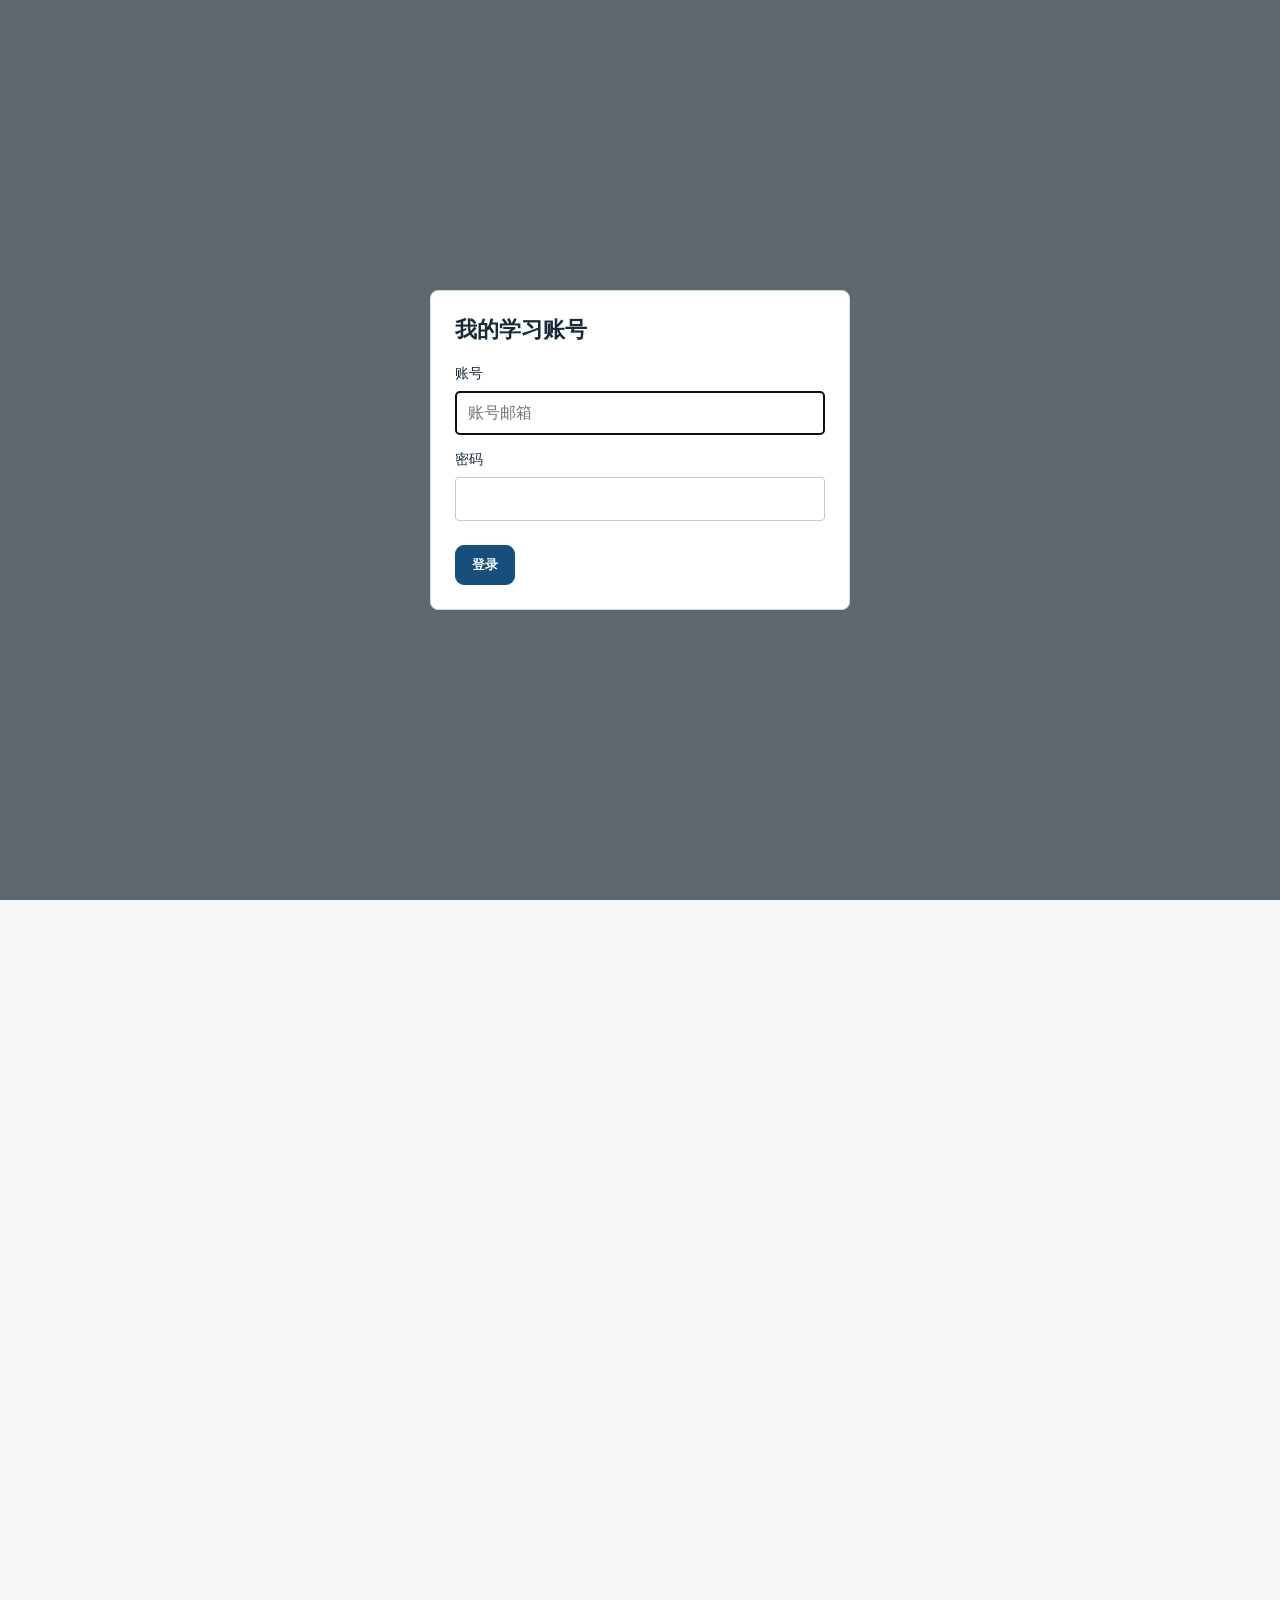
<file: index.html>
<!doctype html>
<html lang="zh-CN">
<head>
  <meta charset="UTF-8">
  <meta name="app-build" content="20261112-vocab-bulk-delete">
  <meta name="viewport" content="width=device-width, initial-scale=1.0">
  <meta name="theme-color" content="#f7f8f7">
  <meta name="apple-mobile-web-app-capable" content="yes">
  <meta name="apple-mobile-web-app-status-bar-style" content="default">
  <meta name="apple-mobile-web-app-title" content="知阅 IELTS">
  <title>知阅 IELTS · 背词与精听精读</title>
  <link rel="manifest" href="manifest.webmanifest">
  <link rel="icon" href="icons/icon-192.png" type="image/png">
  <link rel="apple-touch-icon" href="icons/icon-192.png">
  <link rel="stylesheet" href="styles.css?v=20261112-vocab-bulk-delete">
  <link rel="stylesheet" href="learning.css?v=20261112-vocab-bulk-delete">
  <link rel="stylesheet" href="cloud/account.css?v=20261112-vocab-bulk-delete">
</head>
<body>
  <svg class="svg-sprite" aria-hidden="true">
    <symbol id="i-home" viewBox="0 0 24 24"><path d="m3 10 9-7 9 7v10a1 1 0 0 1-1 1h-5v-7H9v7H4a1 1 0 0 1-1-1Z"/></symbol>
    <symbol id="i-library" viewBox="0 0 24 24"><path d="M4 19.5A2.5 2.5 0 0 1 6.5 17H20V4H6.5A2.5 2.5 0 0 0 4 6.5Z"/><path d="M4 6.5v13A2.5 2.5 0 0 0 6.5 22H20v-5"/></symbol>
    <symbol id="i-book" viewBox="0 0 24 24"><path d="M2 4.5A2.5 2.5 0 0 1 4.5 2H10a2 2 0 0 1 2 2v17a2.6 2.6 0 0 0-2.6-2.6H2Z"/><path d="M22 4.5A2.5 2.5 0 0 0 19.5 2H14a2 2 0 0 0-2 2v17a2.6 2.6 0 0 1 2.6-2.6H22Z"/></symbol>
    <symbol id="i-chart" viewBox="0 0 24 24"><path d="M3 3v18h18"/><path d="m7 16 4-5 4 3 5-7"/></symbol>
    <symbol id="i-headphones" viewBox="0 0 24 24"><path d="M4 14v-2a8 8 0 0 1 16 0v2"/><path d="M4 14h3v7H5a2 2 0 0 1-2-2v-3a2 2 0 0 1 1-2ZM20 14h-3v7h2a2 2 0 0 0 2-2v-3a2 2 0 0 0-1-2Z"/></symbol>
    <symbol id="i-mic" viewBox="0 0 24 24"><rect x="9" y="2" width="6" height="12" rx="3"/><path d="M5 10a7 7 0 0 0 14 0M12 17v5M8 22h8"/></symbol>
    <symbol id="i-pen" viewBox="0 0 24 24"><path d="m4 20 4.5-1 10-10a2.1 2.1 0 0 0-3-3l-10 10Z"/><path d="m14 7 3 3M4 20h6"/></symbol>
    <symbol id="i-play" viewBox="0 0 24 24"><path d="m8 5 11 7-11 7Z"/></symbol>
    <symbol id="i-pause" viewBox="0 0 24 24"><path d="M9 5v14M15 5v14"/></symbol>
    <symbol id="i-settings" viewBox="0 0 24 24"><circle cx="12" cy="12" r="3"/><path d="M19.4 15a1.7 1.7 0 0 0 .34 1.88l.06.06-2.83 2.83-.06-.06a1.7 1.7 0 0 0-1.88-.34 1.7 1.7 0 0 0-1.03 1.56V21h-4v-.08A1.7 1.7 0 0 0 9 19.37a1.7 1.7 0 0 0-1.88.34l-.06.06-2.83-2.83.06-.06A1.7 1.7 0 0 0 4.63 15a1.7 1.7 0 0 0-1.55-1H3v-4h.08A1.7 1.7 0 0 0 4.63 9a1.7 1.7 0 0 0-.34-1.88l-.06-.06 2.83-2.83.06.06A1.7 1.7 0 0 0 9 4.63a1.7 1.7 0 0 0 1-1.55V3h4v.08A1.7 1.7 0 0 0 15 4.63a1.7 1.7 0 0 0 1.88-.34l.06-.06 2.83 2.83-.06.06A1.7 1.7 0 0 0 19.37 9a1.7 1.7 0 0 0 1.55 1H21v4h-.08A1.7 1.7 0 0 0 19.4 15Z"/></symbol>
    <symbol id="i-plus" viewBox="0 0 24 24"><path d="M12 5v14M5 12h14"/></symbol>
    <symbol id="i-upload" viewBox="0 0 24 24"><path d="M12 16V3m0 0L7 8m5-5 5 5"/><path d="M5 13v7h14v-7"/></symbol>
    <symbol id="i-search" viewBox="0 0 24 24"><circle cx="11" cy="11" r="7"/><path d="m20 20-4-4"/></symbol>
    <symbol id="i-file" viewBox="0 0 24 24"><path d="M14 2H6a2 2 0 0 0-2 2v16a2 2 0 0 0 2 2h12a2 2 0 0 0 2-2V8Z"/><path d="M14 2v6h6M8 13h8M8 17h6"/></symbol>
    <symbol id="i-clock" viewBox="0 0 24 24"><circle cx="12" cy="12" r="9"/><path d="M12 7v5l3 2"/></symbol>
    <symbol id="i-spark" viewBox="0 0 24 24"><path d="m12 3 1.1 4.2a5 5 0 0 0 3.6 3.6L21 12l-4.3 1.1a5 5 0 0 0-3.6 3.6L12 21l-1.1-4.3a5 5 0 0 0-3.6-3.6L3 12l4.3-1.2a5 5 0 0 0 3.6-3.6Z"/></symbol>
    <symbol id="i-bulb" viewBox="0 0 24 24"><path d="M9 18h6M10 22h4"/><path d="M8.4 14.6A7 7 0 1 1 15.6 14.6C14.6 15.3 14 16.3 14 18h-4c0-1.7-.6-2.7-1.6-3.4Z"/></symbol>
    <symbol id="i-check" viewBox="0 0 24 24"><path d="m5 12 4 4L19 6"/></symbol>
    <symbol id="i-chevron" viewBox="0 0 24 24"><path d="m9 18 6-6-6-6"/></symbol>
    <symbol id="i-back" viewBox="0 0 24 24"><path d="m15 18-6-6 6-6"/></symbol>
    <symbol id="i-bookmark" viewBox="0 0 24 24"><path d="M6 3h12v18l-6-4-6 4Z"/></symbol>
    <symbol id="i-volume" viewBox="0 0 24 24"><path d="M11 5 6 9H3v6h3l5 4Z"/><path d="M15 9a4 4 0 0 1 0 6M18 6a8 8 0 0 1 0 12"/></symbol>
    <symbol id="i-trash" viewBox="0 0 24 24"><path d="M4 7h16M9 7V4h6v3m3 0-1 14H7L6 7M10 11v6M14 11v6"/></symbol>
    <symbol id="i-x" viewBox="0 0 24 24"><path d="m6 6 12 12M18 6 6 18"/></symbol>
    <symbol id="i-link" viewBox="0 0 24 24"><path d="M10 13a5 5 0 0 0 7.5.5l2-2a5 5 0 0 0-7-7l-1.1 1.1"/><path d="M14 11a5 5 0 0 0-7.5-.5l-2 2a5 5 0 0 0 7 7l1.1-1.1"/></symbol>
    <symbol id="i-image" viewBox="0 0 24 24"><rect x="3" y="3" width="18" height="18" rx="2"/><circle cx="8.5" cy="8.5" r="1.5"/><path d="m21 15-5-5L5 21"/></symbol>
    <symbol id="i-note" viewBox="0 0 24 24"><path d="M4 3h16v18H4zM8 8h8M8 12h8M8 16h5"/></symbol>
    <symbol id="i-target" viewBox="0 0 24 24"><circle cx="12" cy="12" r="9"/><circle cx="12" cy="12" r="5"/><circle cx="12" cy="12" r="1"/></symbol>
    <symbol id="i-calendar" viewBox="0 0 24 24"><rect x="3" y="5" width="18" height="16" rx="2"/><path d="M16 3v4M8 3v4M3 10h18"/></symbol>
    <symbol id="i-menu" viewBox="0 0 24 24"><path d="M4 7h16M4 12h16M4 17h16"/></symbol>
    <symbol id="i-more" viewBox="0 0 24 24"><circle cx="5" cy="12" r="1"/><circle cx="12" cy="12" r="1"/><circle cx="19" cy="12" r="1"/></symbol>
    <symbol id="i-refresh" viewBox="0 0 24 24"><path d="M20 7v5h-5M4 17v-5h5"/><path d="M6.1 8A7 7 0 0 1 18 6l2 6M18 16a7 7 0 0 1-12 2l-2-6"/></symbol>
    <symbol id="i-download" viewBox="0 0 24 24"><path d="M12 3v13m0 0 5-5m-5 5-5-5"/><path d="M5 20h14"/></symbol>
    <symbol id="i-tablet" viewBox="0 0 24 24"><rect x="5" y="2" width="14" height="20" rx="2"/><path d="M10 18h4"/></symbol>
  </svg>

  <div class="app-shell">
    <aside class="sidebar" id="sidebar">
      <button class="brand" data-route="study" aria-label="返回学习首页"><span class="brand-glyph">R</span><span><strong>知阅 IELTS</strong><small>听说读写训练</small></span></button>
      <nav class="primary-nav" aria-label="主导航">
        <span class="nav-section-label">学习</span>
        <button class="nav-button active" data-route="study"><svg><use href="#i-home"/></svg><span>今日背词</span></button>
        <button class="nav-button" data-route="vocabulary"><svg><use href="#i-book"/></svg><span>四科词库</span></button>
        <button class="nav-button" data-route="expressions"><svg><use href="#i-refresh"/></svg><span>同义表达库</span></button>
        <button class="nav-button" data-route="plan"><svg><use href="#i-calendar"/></svg><span>学习计划与记录</span></button>
        <span class="nav-section-label secondary-label">语言训练</span>
        <a class="nav-button" href="dictation/" style="text-decoration:none"><svg><use href="#i-headphones"/></svg><span>听见 · Part 1 / Part 4 听写</span></a>
        <button class="nav-button" data-route="studio"><svg><use href="#i-headphones"/></svg><span>精听精读</span></button>
        <button class="nav-button" data-route="speaking"><svg><use href="#i-mic"/></svg><span>口语题目与录音</span></button>
        <button class="nav-button" data-route="practice"><svg><use href="#i-file"/></svg><span>刷题与写作</span></button>
      </nav>
      <div class="sidebar-bottom">
        <button class="nav-button" id="checkUpdate"><svg><use href="#i-refresh"/></svg><span>检查更新</span></button>
        <div class="app-version"><span id="appBuild">版本 20261112-vocab-bulk-delete</span><span id="updateStatus" role="status"></span></div>
        <button class="nav-button" id="installApp"><svg><use href="#i-download"/></svg><span>安装到设备</span></button>
        <button class="nav-button" id="deviceTransfer"><svg><use href="#i-tablet"/></svg><span>设备迁移</span></button>
        <button class="nav-button" id="focusToggle"><svg><use href="#i-target"/></svg><span>专注模式</span></button>
        <div class="profile"><button class="avatar" aria-label="个人中心">JL</button><span><strong>IELTS 学习者</strong><small>目标 7.0</small></span></div>
      </div>
    </aside>

    <main class="app-main">
      <button class="mobile-menu" id="mobileMenu" aria-label="打开菜单"><svg><use href="#i-menu"/></svg></button>
      <div id="app"></div>
      <div class="update-banner" id="updateBanner" hidden><span>新版已就绪，学习记录保留</span><button class="button" id="applyUpdate">刷新到新版</button></div>
    </main>
  </div>

  <button class="focus-exit" id="focusExit"><svg><use href="#i-x"/></svg><span>退出专注模式</span></button>

  <dialog class="import-dialog" id="importDialog">
    <form method="dialog" class="dialog-header">
      <div><h2>导入英文内容</h2><p>选择内容来源，系统会提取正文并自动整理到资料库。</p></div>
      <button class="icon-button" value="cancel" aria-label="关闭"><svg><use href="#i-x"/></svg></button>
    </form>
    <div class="import-tabs" role="tablist">
      <button class="active" data-import-tab="text"><svg><use href="#i-note"/></svg>文本</button>
      <button data-import-tab="image"><svg><use href="#i-image"/></svg>图片</button>
      <button data-import-tab="pdf"><svg><use href="#i-file"/></svg>PDF</button>
      <button data-import-tab="web"><svg><use href="#i-link"/></svg>网页</button>
    </div>
    <form id="importForm" class="import-form">
      <section class="import-panel active" data-import-panel="text">
        <label for="articleText">粘贴英文文章正文</label>
        <textarea id="articleText" placeholder="Paste your English article here..." maxlength="50000"></textarea>
        <span class="counter"><b id="textCount">0</b> / 50,000</span>
      </section>
      <section class="import-panel" data-import-panel="image">
        <label class="drop-zone" for="imageFile"><svg><use href="#i-image"/></svg><strong>上传英文文章截图</strong><span>支持 JPG、PNG，演示版将创建示例文章</span><input id="imageFile" type="file" accept="image/*"></label>
      </section>
      <section class="import-panel" data-import-panel="pdf">
        <label class="drop-zone" for="pdfFile"><svg><use href="#i-file"/></svg><strong>选择英文 PDF</strong><span>支持文本型或扫描型 PDF，最大 20MB</span><input id="pdfFile" type="file" accept="application/pdf"></label>
      </section>
      <section class="import-panel" data-import-panel="web">
        <label for="articleUrl">英文文章网址</label>
        <div class="url-field"><svg><use href="#i-link"/></svg><input id="articleUrl" type="url" placeholder="https://example.com/article"></div>
        <p class="form-tip">粘贴公开网页链接，系统会抽取正文并过滤导航和广告。</p>
      </section>
      <div class="field-row">
        <label>文章标题 <span>可选</span><input id="articleTitle" placeholder="留空则自动识别"></label>
        <label>内容来源 <span>可选</span><input id="articleSource" placeholder="例如 BBC、Reddit"></label>
      </div>
      <footer class="dialog-actions">
        <button class="button ghost" type="button" id="cancelImport">取消</button>
        <button class="button primary" type="submit"><svg><use href="#i-spark"/></svg>保存并开始阅读</button>
      </footer>
    </form>
  </dialog>

  <dialog class="import-dialog exam-import-dialog" id="examImportDialog">
    <form method="dialog" class="dialog-header">
      <div><h2>导入正版剑雅资料</h2><p id="examImportLabel">选择你已合法获得的题目、音频和原文。</p></div>
      <button class="icon-button" value="cancel" aria-label="关闭"><svg><use href="#i-x"/></svg></button>
    </form>
    <form id="examImportForm" class="import-form">
      <div class="exam-import-notice"><svg><use href="#i-file"/></svg><p><strong>资料保存到私人账号</strong><span>文件先保存在本机，再上传至私人空间；单文件上限 50MB，请仅导入获授权资料。</span></p></div>
      <div class="field-row">
        <label>题目 / 答案文件 <span>PDF 或图片</span><input id="examPaperFile" type="file" accept="application/pdf,image/*"></label>
        <label>音视频文件 <span>听力音频或口语视频</span><input id="examMediaFile" type="file" accept="audio/*,video/*"></label>
      </div>
      <label>听力原文或题目文本 <span>可选；粘贴后可送入逐句精听</span><textarea id="examTranscript" placeholder="Paste the transcript or task text that came with your legally obtained material..."></textarea></label>
      <footer class="dialog-actions">
        <button class="button ghost" type="button" id="cancelExamImport">取消</button>
        <button class="button primary" type="submit"><svg><use href="#i-upload"/></svg>保存到私人资料库</button>
      </footer>
    </form>
  </dialog>

  <dialog class="import-dialog transfer-dialog" id="transferDialog">
    <form method="dialog" class="dialog-header">
      <div><h2>把学习进度带到平板</h2><p>备份词汇、文章、笔记和练习记录，然后在另一台设备恢复。</p></div>
      <button class="icon-button" value="cancel" aria-label="关闭"><svg><use href="#i-x"/></svg></button>
    </form>
    <div class="transfer-body">
      <section class="transfer-option">
        <span class="transfer-icon"><svg><use href="#i-download"/></svg></span>
        <div><h3>在电脑导出</h3><p>下载一个 JSON 备份文件，再通过微信、网盘或 AirDrop 发到平板。</p></div>
        <button class="button primary" id="exportStudyBackup" type="button">导出学习备份</button>
      </section>
      <section class="transfer-option">
        <span class="transfer-icon"><svg><use href="#i-upload"/></svg></span>
        <div><h3>在平板恢复</h3><p>选择刚才的备份文件。恢复会替换该浏览器当前的学习记录。</p></div>
        <label class="button" for="studyBackupFile">选择备份文件</label>
        <input id="studyBackupFile" type="file" accept="application/json,.json" hidden>
      </section>
      <div class="transfer-note"><strong>文件同步额度</strong><span>文件自动加入私人同步队列，单文件最多 50MB；超限文件保留本机副本。JSON 备份仍不包含媒体。</span></div>
    </div>
  </dialog>

  <dialog class="import-dialog vocab-import-dialog" id="vocabImportDialog">
    <form method="dialog" class="dialog-header">
      <div><h2>导入分类词表</h2><p>文件保存到本机，并加入私人账号同步队列；导入后可立即发音、标记和复习。</p></div>
      <button class="icon-button" value="cancel" aria-label="关闭"><svg><use href="#i-x"/></svg></button>
    </form>
    <form id="vocabImportForm" class="import-form">
      <div class="field-row">
        <label>放入哪个词库<select id="vocabImportSkill"><option value="listening">听力</option><option value="speaking">口语</option><option value="reading">阅读</option><option value="writing">写作</option></select></label>
        <label>选择词表文件 <span>CSV、TSV 或 TXT</span><input id="vocabImportFile" type="file" accept=".csv,.tsv,.txt,text/csv,text/tab-separated-values,text/plain"></label>
      </div>
      <label>也可以直接粘贴 <span>每行：单词, 中文释义, 音标</span><textarea id="vocabImportText" placeholder="word,meaning,phonetic&#10;accommodation,住宿,/əˌkɒməˈdeɪʃn/&#10;figure out,弄清楚,/ˈfɪɡə aʊt/"></textarea></label>
      <div class="vocab-format-note"><strong>可识别的表头</strong><span><code>word / meaning / phonetic</code> 或 <code>单词 / 释义 / 音标</code>；没有表头时默认按这个顺序读取。</span></div>
      <footer class="dialog-actions">
        <button class="button ghost" type="button" id="cancelVocabImport">取消</button>
        <button class="button primary" type="submit"><svg><use href="#i-upload"/></svg>导入并打开词库</button>
      </footer>
    </form>
  </dialog>

  <div class="mobile-scrim" id="mobileScrim"></div>
  <div class="toast" id="toast" role="status"><svg><use href="#i-check"/></svg><span></span></div>
  <script src="update-client.js?v=20261112-vocab-bulk-delete"></script>
  <script src="data/zhongkao-vocab.js?v=20261112-vocab-bulk-delete"></script>
  <script src="cloud/catalogue.js?v=20261112-vocab-bulk-delete"></script>
  <script src="vendor/fsrs-5.2.3.js?v=20261112-vocab-bulk-delete"></script>
  <script src="learning-center.js?v=20261112-vocab-bulk-delete"></script>
  <script src="expression-center.js?v=20261112-vocab-bulk-delete"></script>
  <script src="practice-studio.js?v=20261112-vocab-bulk-delete"></script>
  <script src="vendor/supabase-2.117.3.js?v=20261112-vocab-bulk-delete"></script>
  <script src="cloud/config.js?v=20261112-vocab-bulk-delete"></script>
  <script src="cloud/sync-model.js?v=20261112-vocab-bulk-delete"></script>
  <script src="cloud/client.js?v=20261112-vocab-bulk-delete"></script>
  <script src="app.js?v=20261112-vocab-bulk-delete"></script>
</body>
</html>
</file>
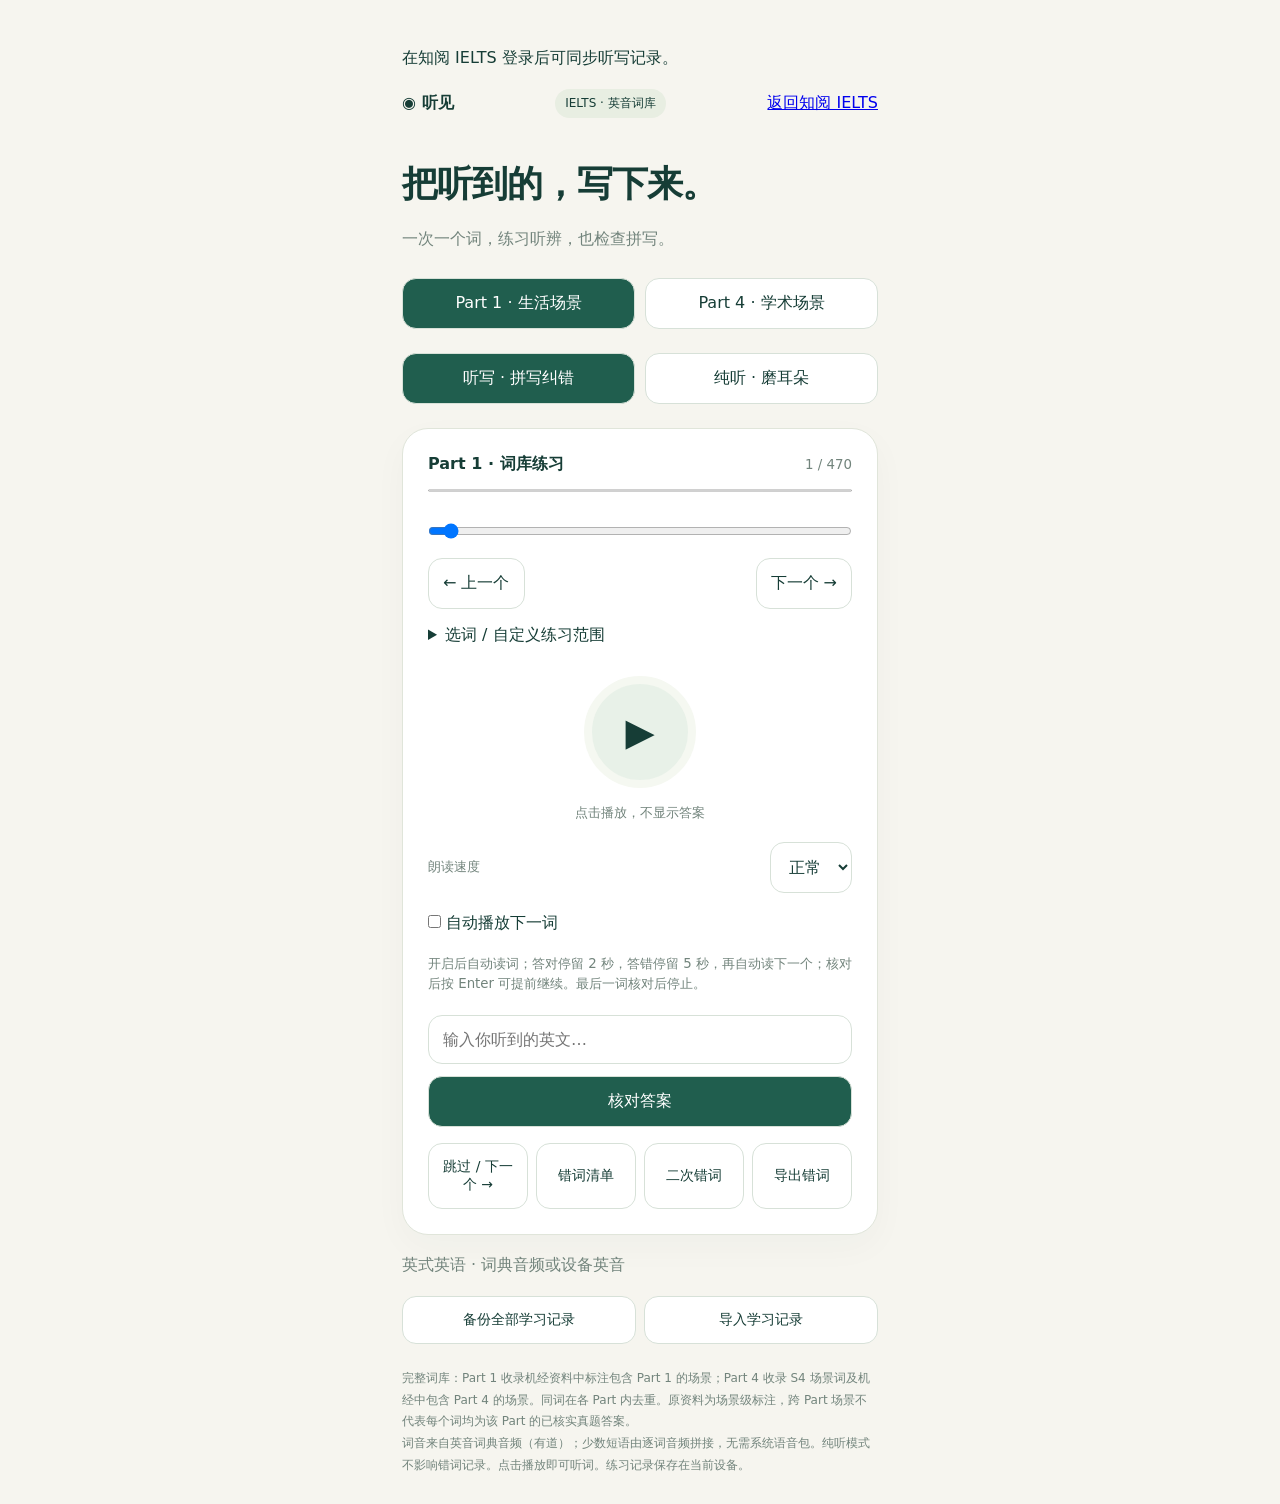
<file: dictation/index.html>
<!doctype html><html lang="zh-CN"><meta charset="utf-8"><meta name="viewport" content="width=device-width,initial-scale=1"><title>听见 · 雅思听写</title><style>*{box-sizing:border-box}body{margin:0;background:#f6f5ef;color:#163d36;font:16px system-ui}main{max-width:520px;margin:auto;padding:28px 22px}header{display:flex;justify-content:space-between;align-items:center}small,.muted{color:#72847c}h1{font-size:36px;letter-spacing:-1px;margin:42px 0 10px}p{line-height:1.8}.tabs{display:flex;gap:10px;margin:24px 0}button,select,input{font:inherit;border:1px solid #d7e1d8;border-radius:14px;padding:14px;background:white;color:inherit}button{cursor:pointer}.tabs button{flex:1}.active,.primary{background:#205e4e;color:white}.card{background:white;border:1px solid #e0e5da;border-radius:26px;padding:25px;box-shadow:0 12px 35px #163d3608}.row{display:flex;justify-content:space-between;align-items:center}.play{display:block;margin:30px auto 14px;width:112px;height:112px;border-radius:50%;background:#e8f1e8;font-size:38px;border:8px solid #f5f8f1}input{width:100%;margin:22px 0 12px;outline-color:#205e4e}.primary{width:100%}#result{line-height:1.8;margin-top:16px}footer{font-size:12px;line-height:1.8;color:#72847c;margin-top:24px}.tools{display:flex;gap:8px;margin-top:16px}.tools button{flex:1;font-size:14px}progress{width:100%;height:5px;accent-color:#205e4e}.tag{background:#e8eee2;padding:6px 10px;border-radius:20px;font-size:12px}</style><main><p id="cloudState" role="status"></p><header><b>◉ 听见</b><span class="tag">IELTS · 英音词库</span><a href="../">返回知阅 IELTS</a></header><h1>把听到的，写下来。</h1><p class="muted">一次一个词，练习听辨，也检查拼写。</p><div class="tabs"><button id="p1" class="active" onclick="choose(1)">Part 1 · 生活场景</button><button id="p4" onclick="choose(4)">Part 4 · 学术场景</button></div><div class="tabs"><button id="dictMode" class="active" onclick="mode('dict')">听写 · 拼写纠错</button><button id="listenMode" onclick="mode('listen')">纯听 · 磨耳朵</button></div><section id="wrongPanel" hidden class="card" style="margin-bottom:20px"><div class="row"><b id="wrongTitle">错词清单</b><button onclick="returnAll()">返回全部词</button></div><p class="muted">复习答对也会保留记录；只有点击“已学会”才从当前清单移除。错词复习中再次答错，会加入二次错词清单。</p><div class="tools"><button onclick="wrongSelect(true)">全选</button><button onclick="wrongSelect(false)">取消全选</button></div><div class="tools"><button onclick="review()">原错词清单</button><button onclick="openSecond()">二次错词清单</button></div><button onclick="exportWrong()" style="width:100%;margin-top:12px">导出全部错词（含二次错词）</button><div id="wrongRows" style="max-height:360px;overflow:auto;margin:12px 0"></div><button class="primary" onclick="practiceWrong()">练习勾选的错词</button><p id="wrongMessage" aria-live="polite"></p></section><div class="card"><div class="row"><b id="label"></b><small id="count"></small></div><button id="returnAll" hidden onclick="returnAll()" style="width:100%;margin:12px 0">← 返回当前 Part 全部词</button><progress id="progress"></progress><input id="seek" type="range" min="0" value="0" aria-label="调整词语进度" style="margin:14px 0 2px" onchange="jump(Number(this.value))"><div class="row"><button onclick="jump(Math.max(0,idx-1))">← 上一个</button><button onclick="jump(Math.min(list.length-1,idx+1))">下一个 →</button></div><details style="margin-top:16px"><summary style="cursor:pointer">选词 / 自定义练习范围</summary><p class="muted" style="font-size:13px">打开列表会暂停播放，并显示英文词。点击词语可跳转；勾选后可练选中的词。</p><div class="tools"><button onclick="selectAll(true)">全选</button><button onclick="selectAll(false)">清空</button></div><div id="wordPicker" style="max-height:240px;overflow:auto;margin:12px 0"></div><button class="primary" onclick="useSelected()">练选中的词</button><button style="width:100%;margin-top:8px" onclick="choose(part)">恢复当前 Part 全部词</button><p id="selectionMessage" aria-live="polite"></p></details><button class="play" aria-label="播放英文词音" onclick="play()">▶</button><center><small id="status">点击播放，不显示答案</small></center><div class="row" style="margin-top:20px"><small>朗读速度</small><select id="rate" aria-label="朗读速度"><option value="0.8">慢速</option><option value="1" selected>正常</option></select></div><div id="listening" hidden><p id="nowWord" style="text-align:center;font-size:24px"></p><div class="row"><label for="gap">词间停顿</label><select id="gap"><option value="2000">2 秒</option><option value="4000" selected>4 秒</option><option value="6000">6 秒</option></select></div><p><label><input id="loop" type="checkbox" checked style="width:auto;margin:0"> 循环当前 Part</label></p><p class="muted">自动读词两遍，再播放下一个。开始前设置好；锁屏或切换后台可能中断播放。</p></div><div id="dictation"><p><label><input id="autoDict" type="checkbox" style="width:auto;margin:0" onchange="setAutoDict()"> 自动播放下一词</label></p><small>开启后自动读词；答对停留 2 秒，答错停留 5 秒，再自动读下一个；核对后按 Enter 可提前继续。最后一词核对后停止。</small><input id="answer" placeholder="输入你听到的英文…" autocomplete="off" autocorrect="off" autocapitalize="off" spellcheck="false" aria-label="听写答案"><button class="primary" id="check" onclick="check()">核对答案</button><div id="result" aria-live="polite"></div><div class="tools"><button onclick="next()">跳过 / 下一个 →</button><button onclick="review()">错词清单</button><button onclick="openSecond()">二次错词</button><button onclick="exportWrong()">导出错词</button></div></div></div><p id="voiceInfo" class="muted" aria-live="polite"></p><div class="tools"><button onclick="backupStudy()">备份全部学习记录</button><button onclick="document.getElementById('restoreFile').click()">导入学习记录</button></div><input id="restoreFile" type="file" accept="application/json,.json" hidden onchange="restoreStudy(this)"><p id="backupStatus" aria-live="polite"></p><footer>完整词库：Part 1 收录机经资料中标注包含 Part 1 的场景；Part 4 收录 S4 场景词及机经中包含 Part 4 的场景。同词在各 Part 内去重。原资料为场景级标注，跨 Part 场景不代表每个词均为该 Part 的已核实真题答案。<br>词音来自英音词典音频（有道）；少数短语由逐词音频拼接，无需系统语音包。纯听模式不影响错词记录。点击播放即可听词。练习记录保存在当前设备。</footer></main><script src="../vendor/supabase-2.117.3.js"></script><script src="../cloud/config.js?v=20261112-mobile-sync"></script><script src="../cloud/sync-model.js"></script><script>
let studyAccountSuffix = ":guest";
const studyKey = key => key + studyAccountSuffix;
const phonetics={"certificate": "/səˈtɪfɪkeɪt/", "map": "/mæp/", "insurance": "/ɪnˈʃʊərəns/", "family": "/ˈfæməli/", "market": "/ˈmɑːkɪt/", "Saturday": "/ˈsætədeɪ/", "swim": "/swɪm/", "gym": "/dʒɪm/", "drama": "/ˈdrɑːmə/", "newspaper": "/ˈnjuːzpeɪpər/", "singing": "/ˈsɪŋɪŋ/", "studio": "/ˈstjuːdiəʊ/", "golf": "/ɡɒlf/", "Thursday": "/ˈθɜːzdeɪ/", "magazine": "/ˌmæɡəˈziːn/", "film": "/fɪlm/", "guide": "/ɡaɪd/", "camp": "/kæmp/", "Sunday": "/ˈsʌndeɪ/", "April": "/ˈeɪprəl/", "glove": "/ɡlʌv/", "sticker": "/ˈstɪkər/", "month": "/mʌnθ/", "competition": "/ˌkɒmpəˈtɪʃn/", "diet": "/ˈdaɪət/", "primary school": "/ˈpraɪməri skuːl/", "sandwich": "/ˈsænwɪdʒ/", "piano": "/piˈænəʊ/", "swimming": "/ˈswɪmɪŋ/", "school": "/skuːl/", "apron": "/ˈeɪprən/", "bicycle": "/ˈbaɪsɪkl/", "helmet": "/ˈhelmət/", "pencil": "/ˈpensl/", "phone": "/fəʊn/", "travel": "/ˈtrævl/", "vegetarian": "/ˌvedʒɪˈteəriən/", "sports": "/spɔːts/", "March": "/mɑːtʃ/", "guitar": "/ɡɪˈtɑː(r)/", "day": "/deɪ/", "family photo": "/ˈfæməliˈfəʊtəʊ/", "hat": "/hæt/", "toy": "/tɔɪ/", "drink": "/drɪŋk/", "climbing": "/ˈklaɪmɪŋ/", "sailing": "/ˈseɪlɪŋ/", "October": "/ɒkˈtəʊbər/", "radio": "/ˈreɪdiəʊ/", "cartoon": "/kɑːˈtuːn/", "keyboard": "/ˈkiːbɔːd/", "music": "/ˈmʌzɪk/", "shopping": "/ˈʃɒpɪŋ/", "exhibition": "/ˌeksɪˈbɪʃn/", "dancing": "/ˈdɑːnsɪŋ/", "tennis": "/ˈtenɪs/", "party": "/ˈpɑːti/", "meal": "/miːl/", "July": "/dʒuˈlaɪ/", "tent": "/tent/", "nature": "/ˈneɪtʃər/", "September": "/sepˈtembər/", "morning": "/ˈmɔːnɪŋ/", "artists’ club": "/ˈɑːtɪstəz klʌb/", "bike": "/baɪk/", "camera": "/ˈkæmərə/", "car": "/kɑː(r)/", "card": "/kɑːd/", "cousin": "/ˈkʌzn/", "helicopter": "/ˈhelɪkɒptər/", "menu": "/ˈmenjuː/", "movie": "/ˈmuːvi/", "week": "/wiːk/", "gift": "/ɡɪft/", "bag": "/bæɡ/", "gallery": "/ˈɡæləri/", "slide": "/slaɪd/", "warning": "/ˈwɔːnɪŋ/", "movement": "/ˈmuːvmənt/", "restaurant": "/ˈrestrɒnt/", "emergency": "/iˈmɜːdʒənsi/", "album": "/ˈælbəm/", "every": "/ˈevri/", "seminar group": "/ˈsemɪnɑː(r) ɡruːp/", "chef": "/ʃef/", "organized": "/ˈɔːɡənaɪzd/", "candle": "/ˈkændl/", "date": "/deɪt/", "instructor": "/ɪnˈstrʌktər/", "diving": "/ˈdaɪvɪŋ/", "Tuesday": "/ˈtjuːzdeɪ/", "August": "/ˈɔːɡəst/", "pound": "/paʊnd/", "theatre": "/ˈθiətə(r)/", "new opera": "/njuː ˈɒpərə/", "baseball": "/ˈbeɪsbɔːl/", "November": "/nəʊˈvembər/", "afternoon": "/ˌɑːftəˈnuːn/", "child": "/tʃaɪld/", "boys": "/bɔɪz/", "comedy": "/ˈkɒmədi/", "ticket": "/ˈtɪkɪt/", "allergy": "/ˈælədʒi/", "Wednesday": "/ˈwenzdeɪ/", "festival": "/ˈfestɪvl/", "programmes": "/ˈprəʊɡræmz/", "automatic": "/ˌɔːtəˈmætɪk/", "baby": "/ˈbeɪbi/", "ball": "/bɔːl/", "basement": "/ˈbeɪsmənt/", "booklet": "/ˈbʊklɪt/", "boot": "/buːt/", "box": "/bɒks/", "boxing": "/ˈbɒksɪŋ/", "celebration": "/selɪˈbreɪʃn/", "circus": "/ˈsɜːkəs/", "club": "/klʌb/", "clubhouse": "/ˈklʌbhaʊs/", "coat": "/kəʊt/", "comic": "/ˈkɒmɪk/", "contract": "/ˈkɒntrækt/", "dance": "/dɑːns/", "extra": "/ˈekstrə/", "fitness": "/ˈfɪtnəs/", "high": "/haɪ/", "hiking": "/ˈhaɪkɪŋ/", "Indoor": "/ˈɪndɔː(r)/", "knife": "/naɪf/", "large": "/lɑːdʒ/", "mail": "/meɪl/", "mat": "/mæt/", "pay": "/peɪ/", "rope": "/rəʊp/", "search": "/sɜːtʃ/", "soccer": "/ˈsɒkər/", "sport": "/spɔːt/", "stamp": "/stæmp/", "stand": "/stænd/", "strawberry": "/ˈstrɔːbəri/", "surf": "/sɜːf/", "sweater": "/ˈswetər/", "total": "/ˈtəʊtl/", "umbrella": "/ʌmˈbrelə/", "activity": "/ækˈtɪvəti/", "art": "/ɑːt/", "back problem": "/bæk ˈprɒbləm/", "band": "/bænd/", "beverage": "/bɪˈvɛrɪdʒ/", "bird watching": "/bɜːd ˈwɒtʃɪŋ/", "booking": "/ˈbʊkɪŋ/", "bright clothes": "/braɪt klaʊðz/", "cold drink": "/kəʊld drɪŋk/", "dentist": "/ˈdentɪst/", "error": "/ˈerər/", "health check": "/heθ tʃek/", "historical photo": "/hɪˈstɒrɪkl fəʊtəʊ/", "message": "/ˈmesɪdʒ/", "opera": "/ˈɒprə/", "paint": "/peɪnt/", "parents": "/ˈpeərənts/", "postage": "/ˈpəʊstɪdʒ/", "purple": "/ˈpɜːpl/", "race": "/reɪs/", "recent reward": "/ˈriːsnt riˈwɔːd/", "resort": "/rɪˈzɔːt/", "return": "/rɪˈtɜːn/", "russia": "/ˈrʌʃə/", "silence": "/ˈsaɪləns/", "single": "/ˈsɪŋɡl/", "truck": "/trʌk/", "wet suit": "/wet suːt/", "yoga": "/ˈjəʊɡə/", "uncle": "/ˈʌŋkl/", "double": "/ˈdʌbl/", "brush": "/brʌʃ/", "garden": "/ˈɡɑːdn/", "cleaning": "/ˈkliːnɪŋ/", "flexible": "/ˈfleksɪbl/", "expensive": "/ɪkˈspensɪv/", "boxes": "/ˈbɒksɪz/", "home": "/həʊm/", "storage": "/ˈstɔːrɪdʒ/", "laundry": "/ˈlɔːndri/", "apartment": "/əˈpɑːtmənt/", "uniform": "/ˈjuːnɪfɔːm/", "furniture": "/ˈfɜːnɪtʃər/", "doctor": "/ˈdɒktər/", "floor": "/flɔːr/", "security": "/sɪˈkjʊəri/", "shoes": "/ʃuːz/", "accommodation": "/əˌkɒməˈdeɪʃn/", "grocery": "/ˈɡrəʊsəri/", "waterproof": "/ˈwɔːtəpruːf/", "trousers": "/ˈtraʊzərz/", "towel": "/ˈtaʊəl/", "references": "/ˈrefərənsɪz/", "polished": "/ˈpɒlɪʃt/", "labels": "/ˈleɪblz/", "carton": "/ˈkɑːtn/", "budget": "/ˈbʌdʒɪt/", "cheaper": "/ˈtʃiːpər/", "check/cheque": "/tʃek/", "fridge": "/frɪdʒ/", "heater": "/ˈhiːtə(r)/", "housing": "/ˈhaʊzɪŋ/", "neighbor": "/ˈneɪbər/", "non-smoking": "/ˌnɒn ˈsməʊkɪŋ/", "northeast": "/ˌnɔːθˈiːst/", "northern": "/ˈnɔːðən/", "oven": "/ˈʌvn/", "pillow": "/ˈpɪləʊ/", "star": "/stɑː(r)/", "table": "/ˈteɪbl/", "television": "/ˈtelɪvɪʒn/", "cabinets": "/ˈkæbɪnɪts/", "quiet": "/ˈkwaɪət/", "balcony": "/ˈbælkəni/", "breakfast": "/ˈbrekfəst/", "flat": "/flæt/", "game": "/ɡeɪm/", "garbage": "/ˈɡɑːrbɪdʒ/", "heated": "/hiːtɪd/", "House": "/haʊs/", "kitchen": "/ˈkɪtʃɪn/", "leak": "/liːk/", "lock": "/lɒk/", "microwave": "/ˈmaɪkrəweɪv/", "safe": "/seɪf/", "chair": "/tʃeə(r)/", "sick": "/sɪk/", "socks": "/sɒks/", "suit": "/suːt/", "snack": "/snæk/", "CDs": "/siː diːz/", "reception": "/rɪˈsepʃn/", "rack": "/ræk/", "long strap": "/lɒŋ stræp/", "fan": "/fæn/", "jeans": "/dʒiːnz/", "bin": "/bɪn/", "beach": "/biːtʃ/", "hospital": "/ˈhɒspɪtl/", "photograph": "/ˈfəʊtəʊɡræf/", "supermarket": "/ˈsuːpəmɑːkɪt/", "conference": "/ˈkɒnfərəns/", "night": "/naɪt/", "round": "/raʊnd/", "cinema": "/ˈsɪnɪmə/", "museum": "/ˈmjuːziəm/", "cafe": "/ˈkæfeɪ/", "airline": "/ˈeəlaɪn/", "cake": "/keɪk/", "food": "/fuːd/", "photo": "/ˈfəʊtəʊ/", "tourism": "/ˈtʊərɪzəm/", "meat": "/miːt/", "holiday": "/ˈhɒlədeɪ/", "south": "/saʊθ/", "egg": "/eg/", "children": "/ˈtʃɪldrən/", "driver": "/ˈdraɪvə(r)/", "playground": "/ˈpleɪɡraʊnd/", "walk": "/wɔːk/", "parking": "/ˈpɑːkɪŋ/", "passport": "/ˈpɑːspɔːt/", "train": "/treɪn/", "coach": "/kəʊtʃ/", "cookery": "/ˈkʊkəri/", "France": "/frɑːns/", "hotel": "/həʊˈtel/", "India": "/ˈɪndɪə/", "lunch": "/lʌntʃ/", "visa": "/ˈviːzə/", "juice": "/dʒuːs/", "massage": "/məˈsɑːʒ/", "waterfall": "/ˈwɔːtəfɔːl/", "address": "/əˈdres/", "autumn": "/ˈɔːtəm/", "café": "/ˈkæfeɪ/", "charge": "/tʃɑːdʒ/", "cheese": "/tʃiːz/", "cook": "/kʊk/", "Europe": "/ˈjʊərəp/", "flight": "/flaɪt/", "hive": "/haɪv/", "hot meal": "/hɒt miːl/", "husband": "/ˈhʌzbənd/", "jacket": "/ˈdʒækɪt/", "middle": "/ˈmɪdl/", "navigation": "/ˌnævɪˈɡeɪʃn/", "online": "/ˌɒnˈlaɪn/", "peak season": "/piːk ˈsiːzn/", "plane": "/pleɪn/", "seasoned": "/ˈsiːznd/", "Spanish": "/ˈspænɪʃ/", "spot": "/spɒt/", "taxi": "/ˈtæksi/", "weekend": "/ˈwiːkɛnd/", "name": "/neɪm/", "Scotland": "/ˈskɒtlənd/", "transportation": "/trænspɔːˈteɪʃn/", "drive": "/draɪv/", "Japan": "/dʒəˈpæn/", "apple": "/ˈæpl/", "tomato": "/təˈmeɪtoʊ/", "dinner": "/ˈdɪnər/", "refreshments": "/rɪˈfreʃmənts/", "cream": "/kriːm/", "rice": "/raɪs/", "pizza": "/ˈpiːtsə/", "health center": "/helθ ˈsentər/", "birthday": "/ˈbɜːθdeɪ/", "review": "/rɪˈviːuː/", "account": "/əˈkaʊnt/", "cash": "/kæʃ/", "child seat": "/tʃaɪld siːt/", "coffee": "/ˈkɒfi/", "donation": "/dəʊˈneɪʃn/", "instrument": "/ˈɪnstrəmənt/", "noisy": "/ˈnɔɪzi/", "north America": "/ˌnɔːθ əˈmerɪkə/", "seafood": "/ˈsiːfuːd/", "ship": "/ʃɪp/", "snowboarding": "/ˈsnəʊbɔːdɪŋ/", "tourist": "/ˈtʊərɪst/", "walking boots": "/ˈwɔːkɪŋ buːts/", "business area": "/ˈbɪznəs ˈeəriə/", "June": "/dʒuːn/", "hour": "/ˈaʊər/", "harbor": "/ˈhɑːbər/", "blanket": "/ˈblæŋkɪt/", "desk": "/desk/", "local": "/ˈləʊkl/", "green ride": "/ɡriːn raɪd/", "root": "/ruːt/", "forest": "/ˈfɒrɪst/", "fish": "/fɪʃ/", "farm": "/fɑːm/", "bird": "/bɜːdz/", "shell": "/ʃel/", "flower": "/ˈflaʊər/", "organic": "/ɔːˈɡænɪk/", "grass": "/ɡrɑːs/", "hand": "/hænd/", "fruit": "/fruːt/", "extinct": "/ɪkˈstɪŋkt/", "male": "/meɪl/", "pest": "/pest/", "horse": "/hɔːs/", "endangered": "/ɪnˈdeɪndʒəd/", "half": "/hɑːf/", "lizard": "/ˈlɪzəd/", "neck": "/nek/", "nest": "/nest/", "rat": "/ræt/", "scientist": "/ˈsaɪəntɪst/", "virus": "/ˈvaɪrəs/", "whistle": "/ˈwɪsl/", "wolf": "/wʊlf/", "immune": "/ɪˈmjuːn/", "nut": "/nʌt/", "genetic": "/dʒɪˈnetɪk/", "donkey": "/ˈdɒŋkiː/", "soil": "/sɔɪl/", "coast": "/kəʊst/", "season": "/ˈsiːzn/", "seed": "/siːd/", "powder": "/ˈpaʊdər/", "hair": "/heə(r)/", "honey": "/ˈhʌni/", "hands": "/hændz/", "mineral": "/ˈmɪnərəl/", "disease": "/dɪˈziːz/", "bacteria": "/bækˈtɪəriə/", "animal": "/ˈænɪml/", "camel": "/ˈkæməl/", "dust": "/dʌst/", "fight": "/faɪt/", "sunlight": "/ˈsʌnlaɪt/", "tree": "/triː/", "reduction": "/rɪˈdʌkʃn/", "smell": "/smel/", "temperature": "/ˈtemprətʃə(r)/", "vision": "/ˈvɪʒn/", "poison": "/ˈpɔɪzn/", "natural": "/ˈnætʃərəl/", "tools": "/tuːlz/", "open": "/ˈəʊpən/", "corn": "/kɔːn/", "leaves": "/liːvz/", "digestion": "/daɪˈdʒestʃən/", "wildlife": "/ˈwaɪldaɪf/", "coconut": "/ˈkəʊkənʌt/", "mold": "/məʊld/", "ant": "/ænt/", "storm": "/stɔːm/", "ocean": "/ˈəʊʃn/", "organism": "/ˈɔːɡənɪz(ə)m/", "fresh": "/freʃ/", "variety": "/vəˈraɪəti/", "immune system": "/ˈɪmjuːn ˈsɪstəm/", "tuna": "/ˈtuːnə/", "young": "/jʌŋ/", "strong": "/strɒŋ/", "perfume": "/ˈpɜːfjuːm/", "cosmetics": "/kɒzˈmetɪks/", "eye": "/aɪ/", "small": "/smɔːl/", "move": "/muːv/", "infection": "/ɪnˈfekʃn/", "foot": "/fʊt/", "mouth": "/maʊθ/", "vitamin": "/ˈvaɪtəmɪn/", "taste": "/teɪst/", "lion": "/ˈlaɪən/", "antibiotic": "/ˌæntɪbaɪˈɒtɪk/", "ankle": "/ˈæŋkl/", "antiseptic": "/ˌæntɪˈseptɪk/", "cricket": "/ˈkrɪkɪt/", "dog": "/dɒɡ/", "dry": "/draɪ/", "eagle": "/ˈiːɡl/", "eat": "/iːt/", "fat": "/fæt/", "fishing net": "/ˈfɪʃɪŋ net/", "flu": "/fluː/", "fox": "/fɒks/", "fur": "/fɜː(r)/", "hearing": "/ˈhɪərɪŋ/", "hot": "/hɒt/", "hunger": "/ˈhʌŋɡər/", "hungry": "/ˈhʌŋɡri/", "illness": "/ˈɪlnəs/", "instinctive": "/ɪnˈstɪŋktɪv/", "leg": "/leɡ/", "alarm": "/əˈlɑːm/", "anti-freeze": "/ˌæntiː ˈfriːz/", "bee": "/biː/", "bone": "/bəʊn/", "brain": "/breɪn/", "feather": "/ˈfeðə(r)/", "frog": "/frɒɡ/", "heat": "/hiːt/", "lamb": "/læm/", "mice": "/maɪs/", "monkey": "/ˈmʌŋki/", "nutrition": "/njuːˈtrɪʃn/", "orange": "/ˈɒrɪndʒ/", "saliva": "/səˈlaɪvə/", "silver setting": "/ˈsɪlvər ˈsetɪŋ/", "source": "/sɔːs/", "specimen": "/ˈspesɪmən/", "spices": "/ˈspaɪsɪz/", "migrate": "/maɪˈɡreɪt/", "pair": "/peə(r)/", "portable": "/ˈpɔːtəbl/", "potato": "/pəˈteɪtəʊ/", "protection": "/prəˈtekʃn/", "rabbit": "/ˈræbɪt/", "herb": "/hɜːb/", "sheep": "/ʃiːp/", "shoulder": "/ˈʃəʊldər/", "signature": "/ˈsɪɡnətʃər/", "skin": "/skɪn/", "spider": "/ˈspaɪdər/", "sugar": "/ˈʃʊɡər/", "tail": "/teɪl/", "weed": "/wiːd/", "whales": "/weɪlz/", "captive": "/ˈkæptɪv/", "water": "/ˈwɔːtə/", "river": "/ˈrɪvər/", "mountain": "/ˈmaʊntɪn/", "stone": "/stəʊnz/", "fire": "/ˈfaɪər/", "climate": "/ˈklaɪmɪt/", "chocolate": "/ˈtʃɒklɪt/", "weight": "/weɪt/", "weather": "/ˈweðər/", "circle": "/ˈsɜːkl/", "nylon": "/ˈnaɪlɒn/", "lake": "/leɪk/", "environment": "/ɪnˈvaɪrənmənt/", "chemical": "/ˈkemɪklz/", "frozen": "/ˈfrəʊzn/", "technology": "/tekˈnɒlədʒi/", "cloud": "/klaʊd/", "energy": "/ˈenədʒi/", "microscope": "/ˈmaɪkrəskəʊp/", "iron": "/ˈaɪən/", "sun": "/sʌn/", "electrical": "/ɪˈlektrɪkl/", "ice": "/aɪs/", "volcano": "/vɒlˈkeɪnəʊ/", "wind": "/wɪnd/", "polluted": "/pəˈluːtɪd/", "resource": "/rɪˈsɔːs/", "trace": "/treɪs/", "dark": "/dɑːk/", "smoke": "/sməʊk/", "land": "/lænd/", "density": "/ˈdensəti/", "drought": "/draʊt/", "erosion": "/ɪˈrəʊʒn/", "carbon dioxide": "/ˌkɑːbən daɪˈɒksaɪd/", "global warming": "/ˈɡləʊbl ˈwɔːmɪŋ/", "air": "/eə(r)/", "electricity": "/ɪˌlekˈtrɪsɪti/", "depth": "/depθ/", "island": "/ˈaɪlənd/", "elastic": "/ɪˈlæstɪk/", "forecast": "/ˈfɔːkɑːst/", "circulation": "/ˌsɜːkjʊˈleɪʃn/", "durable": "/ˈdjʊərəbl/", "rain": "/reɪn/", "unnatural": "/ʌnˈnætʃərəl/", "flavour": "/ˈfleɪvər/", "fertilizer": "/ˈfɜːtəlaɪzər/", "drug": "/drʌɡ/", "collector": "/kəˈlektər/", "colored": "/ˈkʌləd/", "contaminant": "/kənˈtæmɪnənt/", "fog": "/fɒɡ/", "fossil": "/ˈfɒsəl/", "lower": "/ˈləʊər/", "lead": "/liːd/", "mining": "/ˈmaɪnɪŋ/", "moisture": "/ˈmɔɪstʃə(r)/", "nitrogen": "/ˈnaɪtrədʒən/", "oil": "/ɔɪl/", "olive oil": "/ˈɒlɪv ɔɪl/", "salty": "/ˈsɔːlti/", "thunder": "/ˈθʌndər/", "mineral soil": "/ˈmɪnərəl sɔɪl/", "mud": "/mʌd/", "oxygen": "/ˈɒksɪdʒən/", "pollution": "/pəˈluːʃn/", "rainwater": "/ˈreɪnˌwɔːtə(r)/", "smallest": "/ˈsmɔːlst/", "soft sediment": "/sɒft səˈdɪmənt/", "spare": "/speə(r)/", "thunderstorm": "/ˈθʌndəstɔːm/", "timber": "/ˈtɪmbər/", "language": "/ˈlæŋɡwɪdʒ/", "gold": "/ɡəʊld/", "tax": "/tæks/", "clothes": "/kləʊðz/", "coin": "/kɔɪn/", "salt": "/sɔːlt/", "negative": "/ˈnegətɪv/", "cave": "/keɪv/", "wedding": "/ˈwedɪŋ/", "village": "/ˈvɪlɪdʒɪ/", "face": "/feɪs/", "history": "/ˈhɪstəri/", "traditional": "/trəˈdɪʃənəl/", "silver": "/ˈsɪlvər kɔɪn/", "medicine": "/ˈmedsn/", "story": "/ˈstɔːri/", "painting": "/ˈpeɪntɪŋ/", "song": "/sɒŋ/", "women": "/ˈwɪmɪn/", "arrow": "/ˈærəʊ/", "entertainment": "/entəˈteɪnmənt/", "population": "/ˌpɒpjuˈleɪʃn/", "code": "/kəʊd/", "advertisement": "/ədˈvɜːtɪsmənt/", "agriculture": "/ˈæɡrɪkʌltʃər/", "brick": "/brɪk/", "bronze": "/brɒnz/", "desert": "/ˈdezət/", "ink": "/ɪŋk/", "letter": "/ˈletər/", "number": "/ˈnʌmbər/", "pilot": "/ˈpaɪlət/", "poetry": "/ˈpəʊətri/", "servant": "/ˈsɜːvənt/", "silk": "/sɪlk/", "shiny": "/ˈʃaɪni/", "government": "/ˈɡʌvənmənt/", "pottery": "/ˈpɒtəri/", "necklace": "/ˈnekls/", "Mexico": "/ˈmeksɪkəʊ/", "castle": "/ˈkɑːsl/", "Spain": "/speɪn/", "poor": "/pɔːr/", "economy": "/ɪˈkɒnəmi/", "politician": "/ˌpɒlɪˈtɪʃn/", "European": "/ˌjʊərəˈpiːən/", "oldest": "/ˈəʊldɪst/", "origin": "/ˈɒrɪdʒɪn/", "army": "/ˈɑːmi/", "accent": "/ˈæksnt/", "textile": "/ˈtekstaɪl/", "citizen": "/ˈsɪtɪzn/", "stories": "/ˈstɔːriz/", "central": "/ˈsentrəl/", "marriage": "/ˈmærɪdʒ/", "legal": "/ˈliːɡl/", "countries": "/ˈkʌntriz/", "culture": "/ˈkʌltʃər/", "classical": "/ˈklæsɪkl/", "fountain": "/ˈfaʊntn/", "emperor": "/ˈempərə(r)/", "Germany": "/ˈdʒɜːməni/", "rich": "/rɪtʃ/", "preserved": "/prɪˈzɜːvd/", "hill": "/hɪl/", "hospitality": "/hɒspɪˈtælɪti/", "lifestyle": "/ˈlaɪfstaɪl/", "company": "/ˈkʌmpəni/", "regulation": "/ˌreɡjuˈleɪʃn/", "escape": "/ɪˈskeɪp/", "boat": "/bəʊt/", "buried": "/ˈberɪd/", "clothing": "/ˈkləʊðɪŋ/", "colony": "/ˈkɒləni/", "digging": "/ˈdɪɡɪŋ/", "irrigate": "/ɪˈrɪɡeɪt/", "irrigation": "/ɪrɪˈɡeɪʃn/", "liberty": "/ˈlɪbəti/", "pirate": "/ˈpaɪrət/", "preserve": "/prɪˈzɜːv/", "proof": "/pruːf/", "signal": "/ˈsɪɡnəl/", "starvation": "/stɑːˈveɪʃn/", "still": "/stɪl/", "straw": "/strɔː/", "symbol": "/ˈsɪmbəl/", "childhood": "/ˈtʃaɪldhʊd/", "cotton": "/ˈkɒtn/", "crack": "/kræk/", "crown": "/kraʊn/", "cultural": "/ˈkʌltʃərəl/", "danger": "/ˈdeɪndʒər/", "dark blue": "/dɑːk bluː/", "definition": "/ˌdefɪˈnɪʃn/", "dirt": "/dɜːt/", "education": "/ˌedʒuˈkeɪʃn/", "enlargement": "/ɪnˈlɑːrdʒmənt/", "glue": "/ɡluː/", "higher": "/ˈhaɪər/", "hunting": "/ˈhʌntɪŋ/", "image": "/ˈɪmɪdʒ/", "impact": "/ˈɪmpækt/", "ingredient": "/ɪnˈɡriːdiənt/", "hero(es)": "/ˈhɪərəʊz/", "magic": "/ˈmædʒɪk/", "mathematics": "/ˌmæθəˈmætɪks/", "obesity": "/oʊˈbiːsəti/", "originality": "/ˌɒrɪdʒɪˈnæləti/", "pool": "/puːl/", "poverty": "/ˈpɒvəti/", "prison": "/ˈprɪzn/", "realistic": "/rɪəˈlɪstɪk/", "safety": "/ˈseɪfti/", "shipment": "/ˈʃɪpmənt/", "slave": "/sleɪv/", "sweetener": "/ˈswiːtnər/", "tank": "/tæŋk/", "temple": "/ˈtempl/", "trade": "/treɪd/", "varnish": "/ˈvɑːnɪʃ/", "war": "/wɔːr/", "public": "/ˈpʌblɪk/", "ancestors": "/ˈænsestərs/", "interview": "/ˈɪntəvjuː/", "book": "/bʊk/", "view": "/vjuː/", "feedback": "/ˈfiːdbæk/", "information": "/ˌɪnfəˈmeɪʃn/", "paper": "/ˈpeɪpər/", "discussion": "/dɪˈskʌʃən/", "reading": "/waɪd ˈriːdɪŋ/", "report": "/rɪˈpɔːt/", "lecture": "/ˈlektʃər/", "research": "/rɪˈsɜːtʃ/", "translation": "/trænsˈleɪʃn/", "material": "/məˈtɪəriəl/", "spelling": "/ˈspelɪŋ/", "academic": "/ˌækəˈdemɪk/", "talk": "/tɔːk/", "planning": "/ˈplænɪŋ/", "survey": "/ˈsɜːveɪ/", "list of objective": "/lɪst əv ɒbˈdʒɛktɪv/", "alternative": "/ɔːlˈtɜːrnətɪv/", "answer": "/ˈɑːnsə(r)/", "homework": "/ˈhəʊmwɜːk/", "math": "/mæθ/", "program": "/ˈprəʊɡræm/", "reference": "/ˈrefərəns/", "researcher": "/rɪˈsɜːtʃər/", "score": "/skɔː(r)/", "senior": "/ˈsiːniər/", "sequence": "/ˈsiːkwəns/", "sheet": "/ʃiːt/", "student": "/ˈstjuːdənt/", "tutor": "/ˈtjuːtə(r)/", "write": "/raɪt/", "project outline": "/ˈprɒdʒɛkt ˈaʊtlaɪn/", "clear argument": "/klɪər ˈɑːɡjumənt/", "design research": "/dɪˈzaɪn ˈrɪsɜːtʃ/", "theory": "/ˈθɪəri/", "chapters": "/ˈtʃæptərz/", "checklist": "/ˈtʃɛklɪst/", "coursework": "/ˈkɔːswɜːk/", "oral": "/ˈɔːrəl/", "knowledge": "/ˈnɒlɪdʒ/", "object": "/ˈɒbdʒɪkt/", "display": "/dɪˈspleɪ/", "triangle": "/ˈtraɪæŋɡl/", "study ability": "/ˈstʌdi əˈbɪləti/", "compulsory": "/kəmˈpʌlsəri/", "classification": "/ˌklæsɪfɪˈkeɪʃn/", "group": "/ɡruːp/", "categories": "/kəˈtɛɡəriːz/", "learning": "/ˈlɜːrnɪŋ/", "seminar": "/ˈsemɪnɑː(r)/", "teacher": "/ˈtiːtʃər/", "accurate": "/ˈækjərət/", "essay": "/ˈeseɪ/", "evidence": "/ˈevɪdəns/", "video": "/ˈvɪdiəʊ/", "visitor": "/ˈvɪzɪtər/", "writing": "/ˈraɪtɪŋ/", "advertising": "/ˈædvətaɪzɪŋ/", "training": "/ˈtreɪnɪŋ/", "business": "/ˈbɪznɪs/", "website": "/ˈwɛbsaɪt/", "money": "/ˈmʌni/", "factory": "/ˈfæktri/", "Internet": "/ˈɪntənet/", "media": "/ˈmiːdiə/", "commercial": "/kəˈmɜːʃl/", "freedom": "/ˈfriːdəm/", "fun": "/fʌn/", "office": "/ˈɒfɪs/", "manager": "/ˈmænɪdʒər/", "marketing": "/ˈmɑːkɪtɪŋ/", "meeting": "/ˈmiːtɪŋ/", "email": "/ˈiːmeɪl/", "engineer": "/ˌendʒɪˈnɪər/", "logo": "/ˈləʊɡəʊ/", "printer": "/ˈprɪntər/", "international": "/ˌɪntəˈnæʃnəl/", "job": "/dʒɒb/", "personal": "/ˈpɜːsənl/", "team": "/tiːm/", "tutorial": "/tjuːˈtɔːriəl/", "computer": "/kəmˈpjuːtər/", "journalism": "/ˈdʒɜːnəlɪzəm/", "writer": "/ˈraɪtər/", "cost": "/kɒst/", "discount": "/ˈdɪskaʊnt/", "cooperation": "/kəʊˌɒpəˈreɪʃn/", "packaging": "/ˈpækɪdʒɪŋ/", "communication": "/ˌkɒmjuːnɪˈkeɪʃn/", "timetable": "/ˈtaɪmteɪbl/", "concentration": "/ˌkɒnsnˈtreɪʃn/", "arrange": "/əˈreɪndʒ/", "boss": "/bɒs/", "corporate": "/ˈkɔːpərɪt/", "distribution": "/ˌdɪstrɪˈbjuːʃn/", "dressing": "/ˈdresɪŋ/", "global market": "/ˈɡləʊbəl ˈmɑːkɪt/", "health": "/helθ/", "increased": "/ɪnˈkriːst/", "investor": "/ɪnˈvɛstə(r)/", "mature": "/məˈtʃʊər/", "mistake": "/mɪˈsteɪk/", "permanent": "/ˈpɜːmənənt/", "permission": "/pəˈmɪʃn/", "prejudice": "/ˈpredʒədɪs/", "print": "/prɪnt/", "reporter": "/rɪˈpɔːtə(r)/", "school record": "/skuːl rɪˈkɔːd/", "script": "/skrɪpt/", "sell": "/sel/", "service": "/ˈsɜːvɪs/", "economics": "/ˌiːkəˈnɒmɪks/", "deposit": "/dɪˈpɒzɪt/", "engineering": "/ˌendʒɪˈnɪərɪŋ/", "printed": "/ˈprɪntɪd/", "global": "/ˈɡləʊbəl/", "documentation": "/ˌdɒkjuˈmeɪnteɪʃn/", "consultant": "/kənˈsʌltənt/", "trader": "/ˈtreɪdər/", "full-time": "/ˈfʊl taɪm/", "income": "/ˈɪŋkʌm/", "advertise": "/ˈædvətaɪz/", "director": "/dəˈrektər/", "management": "/məˈnædʒmənt/", "value": "/ˈvæljuː/", "shared": "/ʃeəd/", "punctual": "/ˈpʌŋktʃuəl/", "customers": "/ˈkʌstəməz/", "qualification": "/ˌkwɒlɪfɪˈkeɪʃn/", "guest": "/ɡest/", "bonus": "/ˈbəʊnəs/", "commitment": "/kəˈmɪtmənt/", "common": "/ˈkɒmən/", "diamond": "/ˈdaɪəmənd/", "distance": "/ˈdɪstəns/", "illegal": "/ɪˈliːɡəl/", "improvement": "/ɪmˈpruːvmənt/", "license": "/ˈlaɪsns/", "loyalty": "/ˈlɔɪəlti/", "motivation": "/ˌməʊtɪˈveɪʃn/", "national park": "/ˈnæʃnəl pɑːk/", "nursery": "/ˈnɜːsri/", "obligation": "/ˌɒblɪˈɡeɪʃn/", "pioneer": "/ˌpaɪəˈniːər/", "procedure": "/prəˈsiːdʒər/", "process": "/ˈprəʊses/", "reaction": "/riˈækʃn/", "rules": "/ruːlz/", "sick-pay": "/ˈsɪk peɪ/", "sound": "/saʊnd/", "support": "/səˈpɔːt/", "talent": "/ˈtælənt/", "unemployment": "/ˌʌnɪmˈplɔɪmənt/", "unfair": "/ʌnˈfeər/", "variable": "/ˈveəriəbl/", "waitress": "/ˈweɪtrəs/", "workshop": "/ˈwɜːkʃɒp/", "car taxes": "/kɑːr ˈtæksɪz/", "experience": "/ɪkˈspɪəriəns/", "trust": "/trʌst/", "power": "/ˈpaʊər/", "fear": "/fɪər/", "emotion": "/ɪˈməʊʃn/", "stress": "/stres/", "gender": "/ˈdʒendər/", "picture": "/ˈpɪktʃər/", "reason": "/ˈriːzən/", "skill": "/skɪl/", "body": "/ˈbɒdi/", "identical": "/aɪˈdentɪkəl/", "heart": "/hɑːt/", "interaction": "/ˌɪntərˈækʃn/", "reliable": "/rɪˈlaɪəbl/", "social": "/ˈsəʊʃl/", "teamwork": "/ˈtiːmwɜːk/", "age": "/eɪdʒ/", "life": "/laɪf/", "moderate": "/ˈmɒdərət/", "relationship": "/rɪˈleɪʃnʃɪp/", "apology": "/əˈpɒlədʒi/", "behavior": "/bɪˈheɪvjər/", "confidence": "/ˈkɒnfɪdəns/", "difficult": "/ˈdɪfɪkəlt/", "humor": "/ˈhjuːmə(r)/", "loss": "/lɒs/", "privacy": "/ˈpraɪvəsi/", "twin": "/twɪn/", "length": "/leŋθ/", "wrong": "/rɒŋ/", "guideline": "/ˈɡaɪdlaɪn/", "incorrect": "/ˌɪnkəˈrɛkt/", "intelligent": "/ɪnˈtɛlɪdʒənt/", "observation": "/ˌɒbzəˈveɪʃn/", "equal": "/ˈiːkwəl/", "reflective": "/rɪˈflektɪv/", "joke": "/dʒəʊk/", "change": "/tʃeɪndʒ/", "headache": "/ˈhedeɪk/", "memories": "/ˈmemərɪz/", "random": "/ˈrændəm/", "evolution": "/ˌiːvəˈluːʃn/", "accept": "/əkˈsept/", "purpose": "/ˈpɜːpəs/", "myth": "/mɪθ/", "dream": "/driːm/", "excitement": "/ɪkˈsaɪtmənt/", "expectation": "/ɪkˌspektəˈteɪʃn/", "friend": "/frend/", "hard": "/hɑːd/", "kindness": "/ˈkaɪndnəs/", "link": "/lɪŋk/", "perception": "/pəˈsepʃn/", "pleasure": "/ˈpleʒər/", "pressure": "/ˈpreʃər/", "priority": "/praɪˈɒrəti/", "sad": "/sæd/", "understand": "/ʌndəˈstænd/", "zone": "/zəʊn/", "uncomfortable": "/ʌnˈkʌmftəbl/", "healthy": "/ˈhelθi/", "personality": "/ˌpɜːsəˈnælɪti/", "feeling": "/ˈfiːlɪŋ/", "leader": "/ˈliːdər/", "eye contact": "/aɪ kənˈtækt/", "person": "/ˈpɜːsn/", "adult": "/ˈædʌlt/", "funny": "/ˈfʌni/", "society": "/səˈsaɪəti/", "save": "/seɪv/", "puzzle": "/ˈpʌzl/", "imitate": "/ɪˈmɪteɪt/", "unimportant": "/ˌʌnɪmˈpɔːtnt/", "action": "/ˈækʃn/", "adventure": "/ədˈventʃər/", "aware": "/əˈweə(r)/", "bored": "/bɔːd/", "companionship": "/kəmˈpæniənʃɪp/", "compensation": "/ˌkɒmpənˈseɪʃn/", "concentrate": "/ˈkɒnsntreɪt/", "confirmation": "/ˌkɒnfəˈmeɪʃn/", "congratulations": "/ˌkɒŋɡrəˈtʃuˈleɪʃnz/", "edge": "/edʒ/", "end": "/end/", "guess": "/ɡes/", "identification": "/aɪˌdentɪfɪˈkeɪʃn/", "limitation": "/ˌlɪmɪˈteɪʃn/", "logic": "/ˈlɒdʒɪk/", "medication": "/ˌmedɪˈkeɪʃn/", "memory": "/ˈmeməri/", "mirror": "/ˈmɪrər/", "normal": "/ˈnɔːml/", "passive": "/ˈpæsɪv/", "pattern": "/ˈpætnər/", "recognize": "/ˈrekəɡnaɪz/", "rumor": "/ˈruːmə(r)/", "sharing": "/ˈʃeərɪŋ/", "smile": "/smaɪl/", "smooth": "/smuːð/", "stare": "/steə(r)/", "stressful": "/ˈstresfl/", "threat": "/θret/", "top": "/tɒp/", "wood": "/wʊd/", "city": "/ˈsɪti/", "insect": "/ˈɪnsekt/", "glass": "/ɡlɑːs/", "roof": "/ruːf/", "wax": "/wæks/", "steel": "/stiːl/", "pump": "/pʌmp/", "equipment": "/ɪˈkwɪpmənt/", "color": "/ˈkʌlə(r)/", "access": "/ˈækses/", "plastic": "/ˈplæstɪk/", "decoration": "/ˌdekəˈreɪʃn/", "flooding": "/ˈfluːdɪŋ/", "lid": "/lɪd/", "frame": "/freɪm/", "entrance": "/ˈentrəns/", "western": "/ˈwestərn/", "foundation": "/faʊnˈdeɪʃn/", "sand": "/sænd/", "clay": "/kleɪ/", "steam": "/stiːm/", "horizontal": "/ˌhɒrɪˈzɒntəl/", "sculpture": "/ˈskʌlptʃə(r)/", "layers": "/ˈleɪərz/", "concrete": "/ˈkɒŋkriːt/", "tower": "/ˈtaʊər/", "shadow": "/ˈʃædəʊ/", "machinery": "/məˈʃiːnəri/", "seat": "/siːt/", "carpet": "/ˈkɑːpɪt/", "suitcase": "/ˈsjuːtkeɪs/", "window": "/ˈwɪndəʊ/", "block": "/blɒk/", "processing": "/prəʊˈsesɪŋ/", "size": "/saɪz/", "user": "/ˈjuːzər/", "screen": "/skiːn/", "velvet": "/ˈvelvɪt/", "white": "/waɪt/", "space": "/speɪs/", "drawer": "/ˈdrɔː(r)/", "convenient": "/kənˈviːniənt/", "labor": "/ˈleɪbər/", "strength": "/streŋθ/", "bank": "/bæŋk/", "skyscraper": "/ˈskaɪskreɪpər/", "rainfall": "/ˈreɪnfaʊl/", "wooden": "/ˈwʊdn/", "acid": "/ˈæsɪd/", "door": "/dɔː(r)/", "front": "/frʌnt/", "generator": "/ˈdʒenəreɪtə(r)/", "glasses": "/ˈɡlɑːsɪz/", "land bridge": "/lænd brɪdʒ/", "machine": "/məˈʃiːn/", "manual": "/ˈmænjuəl/", "outside": "/ˌaʊtˈsaɪd/", "pure": "/pjʊə(r)/", "stuck": "/stʌk/", "long stick": "/lɒŋ stɪk/", "metal": "/ˈmetl/", "string": "/stiːl/", "structure": "/ˈstrʌktʃər/", "wall": "/wɔːl/", "window glass": "/ˈwɪndəʊ ɡlɑːs/", "tape measurer": "/teɪp məˈʒʌrər/", "park": "/pɑːk/", "traffic": "/ˈtræfɪk/", "library": "/ˈlaɪbrəri/", "street": "/striːt/", "station": "/ˈsteɪʃn/", "university": "/ˌjuːnɪˈvɜːsəti/", "north": "/nɔːθ/", "garage": "/ˈɡærɑːʒ/", "transport": "/ˈtrænspɔːt/", "airport": "/ˈeəpɔːt/", "tunnel": "/ˈtʌnl/", "plan": "/plæn/", "flag": "/flæɡ/", "square": "/skweə(r)/", "bridge": "/brɪdʒ/", "noise": "/nɔɪz/", "evaporation": "/ɪˌvæpəˈreɪʃn/", "cycling": "/ˈsaɪklɪŋ/", "lane": "/leɪn/", "railway": "/ˈreɪlweɪ/", "town": "/taʊn/", "urban": "/ˈɜːrbən/", "location": "/ləʊˈkeɪʃn/", "east": "/iːst/", "modern": "/ˈmɒdn/", "bookshop": "/ˈbʊkʃɒp/", "campus": "/ˈkæmpəs/", "clinic": "/ˈklɪnɪk/", "public transport": "/ˈpʌblɪk trænsˈpɔːt/", "resident": "/ˈrezɪdənt/", "retail": "/ˈriːteɪl/", "road": "/rəʊd/", "shopping mall": "/ˈʃɒpɪŋ mɔːl/", "warming": "/ˈwɔːmɪŋ/", "learning zone": "/ˈlɜːrnɪŋ zoʊn/", "pipe": "/paɪp/", "post office": "/pəʊst ˈɒfɪs/", "sea": "/siː/", "reptile": "/ˈreptaɪl/", "amphibian": "/æmˈfɪbiən/", "mammal": "/ˈmæml/", "rodent": "/ˈrəʊdnt/", "marine animal": "/məˈriːn ˈænɪml/", "tongue": "/tʌŋ/", "wing": "/wɪŋ/", "claw": "/klɔː/", "blood": "/blʌd/", "skull": "/skʌl/", "tusk": "/tʌsk/", "disc": "/dɪsk/", "herbivore": "/ˈhɜːbɪvɔː(r)/", "carnivore": "/ˈkɑːnɪvɔː(r)/", "omnivore": "/ˈɒmnɪvɔː(r)/", "predator": "/ˈpredətə(r)/", "prey": "/preɪ/", "hibernation": "/ˌhaɪbəˈneɪʃn/", "pump system": "/pʌmp ˈsɪstəm/", "rival": "/ˈraɪvl/", "mating": "/ˈmeɪtɪŋ/", "reproduction": "/ˌriːprəˈdʌkʃn/", "habitat": "/ˈhæbɪtæt/", "hole": "/həʊl/", "creek": "/kriːk/", "still water": "/stɪl ˈwɔːtə(r)/", "humidity": "/hjuːˈmɪdəti/", "destruction": "/dɪˈstrʌkʃn/", "fishing": "/ˈfɪʃɪŋ/", "invasion": "/ɪnˈveɪʒn/", "conservation": "/ˌkɒnsəˈveɪʃn/", "reserve": "/rɪˈzɜːv/", "sanctuary": "/ˈsæŋktʃuəri/", "atlas": "/ˈætləs/", "gene": "/dʒiːn/", "pollination": "/ˌpɒləˈneɪʃn/", "pollutant": "/pəˈluːtənt/", "emission": "/iˈmɪʃn/", "acid rain": "/ˈæsɪd reɪn/", "desertification": "/dɪˌzɜːtɪfɪˈkeɪʃn/", "deforestation": "/ˌdiːˌfɒrɪˈsteɪʃn/", "waste": "/weɪst/", "traffic noise": "/ˈtræfɪk nɔɪz/", "incineration plant": "/ɪnˌsɪnəˈreɪʃn plɑːnt/", "land-fill site": "/ˈlænd fɪl saɪt/", "sewage": "/ˈsuːɪdʒ/", "soot": "/sʊt/", "smog": "/smɒɡ/", "ozone layer": "/ˈəʊzəʊn ˈleɪə(r)/", "greenhouse effect": "/ˈɡriːnhaʊs ɪˈfekt/", "ecosystem": "/ˈiːkəʊsɪstəm/", "moist": "/mɔɪst/", "frost": "/frɒst/", "flood": "/flʌd/", "earthquake": "/ˈɜːθkweɪk/", "volcanic eruption": "/vɒlˈkænɪk ɪˈrʌpʃn/", "refuge": "/ˈrefjuːdʒ/", "alternative energy": "/ɔːlˈtɜːnətɪv ˈenədʒi/", "renewable energy": "/rɪˈnjuːəbl ˈenədʒi/", "disposal": "/dɪˈspəʊzl/", "classify": "/ˈklæsɪfaɪ/", "solar energy": "/ˈsəʊlə ˈenədʒi/", "energy-saving": "/ˈenədʒi ˈseɪvɪŋ/", "recycle": "/ˌriːˈsaɪkl/", "hydrogen": "/ˈhaɪdrədʒən/", "fuel": "/ˈfjuːəl/", "petrol": "/ˈpetrəl/", "marble": "/ˈmɑːbl/", "cement": "/sɪˈment/", "pebble": "/ˈpebl/", "tile": "/taɪl/", "chimney": "/ˈtʃɪmni/", "terrace": "/ˈterəs/", "stair": "/steə(r)/", "insulation": "/ˌɪnsjuˈleɪʃn/", "ventilation": "/ˌventɪˈleɪʃn/", "pillar": "/ˈpɪlə(r)/", "ceiling": "/ˈsiːlɪŋ/", "attic": "/ˈætɪk/", "soundproof": "/ˈsaʊndpruːf/", "palace": "/ˈpæləs/", "church": "/tʃɜːtʃ/", "fort": "/fɔːt/", "monument": "/ˈmɒnjumənt/", "pyramid": "/ˈpɪrəmɪd/", "cathedral": "/kəˈθiːdrəl/", "archaeology": "/ˌɑːkiˈɒlədʒi/", "remains": "/rɪˈmeɪnz/", "bury": "/ˈberi/", "sonar": "/ˈsəʊnɑː(r)/", "radar": "/ˈreɪdɑː(r)/", "sensor": "/ˈsensə(r)/", "carbon": "/ˈkɑːbən/", "bog": "/bɒɡ/", "pit": "/pɪt/", "artifact": "/ˈɑːtɪfækt/", "scroll": "/skrəʊl/", "sand glass": "/ˈsænd ɡlɑːs/", "weapon": "/ˈwepən/", "portrait": "/ˈpɔːtrət/", "aqueduct": "/ˈækwɪdʌkt/", "telescope": "/ˈtelɪskəʊp/", "telegraph": "/ˈtelɪɡrɑːf/", "thermometer": "/θəˈmɒmɪtə(r)/", "needle": "/ˈniːdl/", "linen": "/ˈlɪnɪn/", "yarn": "/jɑːn/", "wine": "/waɪn/", "wool": "/wʊl/", "rubber": "/ˈrʌbə(r)/", "copper": "/ˈkɒpə(r)/", "fabric": "/ˈfæbrɪk/", "cloth": "/klɒθ/", "malaria": "/məˈleəriə/", "taxation": "/tækˈseɪʃn/", "tribe": "/traɪb/", "clan": "/klæn/", "ancestor": "/ˈænsestə(r)/", "prehistoric": "/ˌpriːhɪˈstɒrɪk/", "religion": "/rɪˈlɪdʒən/", "settlement": "/ˈsetlmənt/", "custom": "/ˈkʌstəm/", "ritual": "/ˈrɪtʃuəl/", "engraving": "/ɪnˈɡreɪvɪŋ/", "peasant": "/ˈpezənt/", "aboriginal": "/ˌæbəˈrɪdʒənl/", "royal": "/ˈrɔɪəl/", "farmer": "/ˈfɑːmə(r)/", "noble": "/ˈnəʊbl/", "craftsman": "/ˈkrɑːftsmən/", "status": "/ˈsteɪtəs/", "folk": "/fəʊk/", "entrepreneur": "/ˌɒntrəprəˈnɜː(r)/", "startup": "/ˈstɑːtʌp/", "corporation": "/ˌkɔːpəˈreɪʃn/", "subsidiary": "/səbˈsɪdiəri/", "headquarters": "/ˌhedˈkwɔːtəz/", "branch": "/brɑːntʃ/", "premises": "/ˈpremɪsɪz/", "staff": "/stɑːf/", "employee": "/ɪmˈplɔɪiː/", "supervisor": "/ˈsuːpəvaɪzə(r)/", "colleague": "/ˈkɒliːɡ/", "operation": "/ˌɒpəˈreɪʃn/", "overheads": "/ˈəʊvəhedz/", "profit": "/ˈprɒfɪt/", "revenue": "/ˈrevənjuː/", "market research": "/ˈmɑːkɪt rɪˈsɜːtʃ/", "questionnaire": "/ˌkwestʃəˈneə(r)/", "focus group": "/ˈfəʊkəs ɡruːp/", "target market": "/ˈtɑːɡɪt ˈmɑːkɪt/", "market share": "/ˈmɑːkɪt ʃeə(r)/", "marketing campaign": "/ˈmɑːkɪtɪŋ kæmˈpeɪn/", "promotion": "/prəˈməʊʃn/", "brand": "/brænd/", "brand loyalty": "/brænd ˈlɔɪəlti/", "product launch": "/ˈprɒdʌkt lɔːntʃ/", "customer service": "/ˈkʌstəmə ˈsɜːvɪs/", "customer retention": "/ˈkʌstəmə rɪˈtenʃn/", "finance": "/ˈfaɪnæns/", "investment": "/ɪnˈvestmənt/", "capital": "/ˈkæpɪtl/", "fund": "/fʌnd/", "loan": "/ləʊn/", "interest rate": "/ˈɪntrəst reɪt/", "inflation": "/ɪnˈfleɪʃn/", "recession": "/rɪˈseʃn/", "merger": "/ˈmɜːdʒə(r)/", "acquisition": "/ˌækwɪˈzɪʃn/", "bankruptcy": "/ˈbæŋkrʌptsi/", "share": "/ʃeə(r)/", "stock market": "/stɒk ˈmɑːkɪt/", "production": "/prəˈdʌkʃn/", "manufacture": "/ˌmænjuˈfæktʃə(r)/", "supplier": "/səˈplaɪə(r)/", "supply chain": "/səˈplaɪ tʃeɪn/", "logistics": "/ləˈdʒɪstɪks/", "warehouse": "/ˈweəhaʊs/", "wholesale": "/ˈhəʊlseɪl/", "distributor": "/dɪˈstrɪbjutə(r)/", "export": "/ɪkˈspɔːt/", "import": "/ˈɪmpɔːt/", "tariff": "/ˈtærɪf/"};const banks={"1": [["certificate", "证书"], ["map", "地图"], ["insurance", "保险"], ["family", "家庭"], ["market", "市场"], ["Saturday", "周六"], ["swim", "游泳"], ["gym", "健身房"], ["drama", "戏剧；剧本"], ["newspaper", "报纸"], ["singing", "唱歌"], ["studio", "工作室"], ["golf", "高尔夫"], ["Thursday", "周四"], ["magazine", "杂志"], ["film", "电影；胶片"], ["guide", "指南；向导"], ["camp", "露营"], ["Sunday", "周日"], ["April", "四月"], ["glove", "手套"], ["sticker", "贴画"], ["month", "月，月份"], ["competition", "竞赛；比赛"], ["diet", "饮食；节食"], ["primary school", "小学"], ["sandwich", "三明治"], ["piano", "钢琴"], ["swimming", "游泳（动名词）"], ["school", "学校"], ["apron", "围裙"], ["bicycle", "自行车"], ["helmet", "头盔"], ["pencil", "铅笔"], ["phone", "电话"], ["travel", "旅行"], ["vegetarian", "素食主义者"], ["sports", "体育"], ["March", "三月"], ["guitar", "吉他"], ["day", "天；日"], ["family photo", "家庭照片"], ["hat", "帽子"], ["toy", "玩具"], ["drink", "饮料；喝"], ["climbing", "爬行"], ["sailing", "帆船运动"], ["October", "十月"], ["radio", "录音机"], ["cartoon", "卡通"], ["keyboard", "键盘"], ["music", "音乐"], ["shopping", "购物"], ["exhibition", "展览"], ["dancing", "跳舞"], ["tennis", "网球"], ["party", "派对"], ["meal", "餐"], ["July", "七月"], ["tent", "帐篷"], ["nature", "自然"], ["September", "九月"], ["morning", "早晨"], ["artists’ club", "艺术家俱乐部"], ["bike", "自行车"], ["camera", "照相机"], ["car", "汽车"], ["card", "卡片"], ["cousin", "堂（表）兄弟姐妹"], ["helicopter", "直升机"], ["menu", "菜单"], ["movie", "电影"], ["week", "星期；周"], ["gift", "礼物"], ["bag", "袋子"], ["gallery", "画廊"], ["slide", "滑行；幻灯片"], ["warning", "警告"], ["movement", "移动"], ["restaurant", "餐馆"], ["emergency", "紧急情况"], ["album", "相册"], ["every", "每一个"], ["seminar group", "研讨小组"], ["chef", "主厨"], ["organized", "有组织的"], ["candle", "蜡烛"], ["date", "日期"], ["instructor", "指导员"], ["diving", "潜水"], ["Tuesday", "周二"], ["August", "八月"], ["pound", "英镑"], ["theatre", "剧院"], ["new opera", "新歌剧"], ["baseball", "棒球"], ["November", "十一月"], ["afternoon", "下午"], ["child", "孩子"], ["boys", "男孩"], ["comedy", "喜剧"], ["ticket", "票"], ["allergy", "过敏"], ["Wednesday", "周三"], ["festival", "节日"], ["programmes", "节目；计划"], ["automatic", "自动的"], ["baby", "婴儿"], ["ball", "球；舞会"], ["basement", "地下室"], ["booklet", "小册子"], ["boot", "靴子"], ["box", "盒子"], ["boxing", "拳击运动"], ["celebration", "庆祝；庆典"], ["circus", "马戏团"], ["club", "俱乐部"], ["clubhouse", "俱乐部会所"], ["coat", "外套"], ["comic", "喜剧的；漫画"], ["contract", "合同；契约"], ["dance", "跳舞；舞蹈"], ["extra", "额外的；特别的"], ["fitness", "健康；适合"], ["high", "高的"], ["hiking", "远足；徒步旅行"], ["Indoor", "室内的"], ["knife", "刀"], ["large", "大的"], ["mail", "邮件；邮政"], ["mat", "垫子"], ["pay", "支付"], ["rope", "绳子"], ["search", "搜索；搜寻"], ["soccer", "足球（英式英语）"], ["sport", "运动"], ["stamp", "邮票"], ["stand", "站立；台；摊"], ["strawberry", "草莓"], ["surf", "冲浪"], ["sweater", "毛衣"], ["total", "总数；完全的"], ["umbrella", "雨伞"], ["activity", "活动"], ["art", "艺术"], ["back problem", "背部问题"], ["band", "乐队；带子"], ["beverage", "饮料"], ["bird watching", "观鸟"], ["booking", "预订"], ["bright clothes", "鲜艳的衣服"], ["cold drink", "冷饮"], ["dentist", "牙医"], ["error", "错误"], ["health check", "健康检查"], ["historical photo", "历史照片"], ["message", "消息"], ["opera", "歌剧"], ["paint", "油漆；绘画"], ["parents", "父母"], ["postage", "邮费"], ["purple", "紫色"], ["race", "比赛"], ["recent reward", "最近的奖励"], ["resort", "度假村"], ["return", "返回"], ["russia", "俄罗斯"], ["silence", "沉默"], ["single", "单一的"], ["truck", "卡车"], ["wet suit", "潜水衣"], ["yoga", "瑜伽"], ["uncle", "叔叔"], ["double", "双倍的"], ["brush", "刷子"], ["garden", "花园"], ["cleaning", "清洁"], ["flexible", "灵活的"], ["expensive", "昂贵的"], ["boxes", "盒子"], ["home", "家"], ["storage", "存储"], ["laundry", "洗衣店；洗衣"], ["apartment", "公寓"], ["uniform", "制服"], ["furniture", "家具"], ["doctor", "医生"], ["floor", "地板"], ["security", "安全"], ["shoes", "鞋子（复数形式）"], ["accommodation", "住宿"], ["grocery", "食品杂货"], ["waterproof", "防水的"], ["trousers", "裤子"], ["towel", "毛巾"], ["references", "参考资料"], ["polished", "打磨过的"], ["labels", "标签（复数形式）"], ["carton", "纸板箱"], ["budget", "预算"], ["cheaper", "更便宜的"], ["check/cheque", "支票"], ["fridge", "冰箱"], ["heater", "加热器"], ["housing", "住房"], ["neighbor", "邻居"], ["non-smoking", "禁止吸烟的"], ["northeast", "东北"], ["northern", "北方的"], ["oven", "烤箱"], ["pillow", "枕头"], ["star", "星星"], ["table", "桌子"], ["television", "电视"], ["cabinets", "橱柜"], ["quiet", "安静的"], ["balcony", "阳台"], ["breakfast", "早餐"], ["flat", "公寓"], ["game", "游戏；比赛"], ["garbage", "垃圾"], ["heated", "加热的"], ["House", "房子"], ["kitchen", "厨房"], ["leak", "泄漏"], ["lock", "锁"], ["microwave", "微波炉"], ["safe", "安全的"], ["chair", "椅子"], ["sick", "生病的"], ["socks", "袜子"], ["suit", "西装"], ["snack", "小吃"], ["CDs", "光盘（复数形式，"], ["reception", "接待"], ["rack", "架子"], ["long strap", "长带"], ["fan", "风扇；粉丝"], ["jeans", "牛仔裤"], ["bin", "箱子"], ["beach", "海滩"], ["hospital", "医院"], ["photograph", "照片"], ["supermarket", "超市"], ["conference", "会议"], ["night", "夜晚"], ["round", "圆的"], ["cinema", "电影院"], ["museum", "博物馆"], ["cafe", "咖啡馆"], ["airline", "航空公司"], ["cake", "蛋糕"], ["food", "食物"], ["photo", "照片"], ["tourism", "旅游业"], ["meat", "肉"], ["holiday", "假期"], ["south", "南"], ["egg", "鸡蛋"], ["children", "孩子们（复数）"], ["driver", "司机"], ["playground", "游乐场"], ["walk", "行走"], ["parking", "停车"], ["passport", "护照"], ["train", "火车"], ["coach", "长途汽车"], ["cookery", "烹饪术"], ["France", "法国"], ["hotel", "酒店"], ["India", "印度"], ["lunch", "午餐"], ["visa", "签证"], ["juice", "果汁"], ["massage", "按摩"], ["waterfall", "瀑布"], ["address", "地址"], ["autumn", "秋天"], ["charge", "费用"], ["cheese", "奶酪"], ["cook", "烹饪"], ["Europe", "欧洲"], ["flight", "航班"], ["hive", "蜂箱"], ["hot meal", "热餐"], ["husband", "丈夫"], ["jacket", "夹克"], ["middle", "中间"], ["navigation", "导航"], ["online", "在线"], ["peak season", "旺季"], ["plane", "飞机"], ["seasoned", "有经验的"], ["Spanish", "西班牙的"], ["spot", "地点"], ["taxi", "出租车"], ["weekend", "周末"], ["name", "名字"], ["Scotland", "苏格兰"], ["transportation", "运输"], ["drive", "驾驶"], ["Japan", "日本"], ["apple", "苹果"], ["tomato", "西红柿"], ["dinner", "晚餐"], ["refreshments", "点心，茶点"], ["cream", "奶油"], ["rice", "米饭"], ["pizza", "披萨"], ["health center", "健康中心"], ["birthday", "生日"], ["review", "回顾；评论；审查"], ["account", "账户"], ["cash", "现金"], ["child seat", "儿童座椅"], ["coffee", "咖啡"], ["donation", "捐赠"], ["instrument", "乐器；工具"], ["noisy", "嘈杂的"], ["north America", "北美洲"], ["seafood", "海鲜"], ["ship", "船"], ["snowboarding", "单板滑雪"], ["tourist", "游客"], ["walking boots", "徒步靴"], ["business area", "商业区"], ["June", "六月"], ["hour", "小时"], ["harbor", "港口"], ["blanket", "毯子"], ["desk", "书桌"], ["local", "当地的"], ["green ride", "环保出行"], ["root", "根"], ["forest", "森林"], ["fish", "鱼"], ["farm", "农场"], ["bird", "鸟"], ["shell", "壳"], ["flower", "花"], ["organic", "有机的"], ["grass", "草"], ["hand", "手"], ["fruit", "水果"], ["extinct", "灭绝的"], ["male", "雄性的"], ["pest", "害虫；害虫般的人"], ["horse", "马"], ["endangered", "濒危的"], ["half", "一半"], ["lizard", "蜥蜴"], ["neck", "脖子"], ["nest", "巢"], ["rat", "老鼠"], ["scientist", "科学家"], ["virus", "病毒"], ["whistle", "口哨；吹口哨"], ["wolf", "狼"], ["immune", "免疫的"], ["nut", "坚果"], ["genetic", "遗传的"], ["donkey", "驴"], ["soil", "土壤"], ["coast", "海岸"], ["season", "季节"], ["seed", "种子"], ["powder", "粉末"], ["hair", "头发"], ["honey", "蜂蜜"], ["hands", "手"], ["mineral", "矿物"], ["disease", "疾病"], ["bacteria", "细菌（复数）"], ["animal", "动物"], ["camel", "骆驼"], ["dust", "灰尘"], ["fight", "打架；战斗"], ["sunlight", "阳光"], ["tree", "树"], ["reduction", "减少；缩小"], ["smell", "气味；嗅"], ["temperature", "温度"], ["vision", "视力；视觉"], ["poison", "毒药"], ["natural", "自然的"], ["tools", "工具"], ["open", "打开的"], ["corn", "玉米"], ["leaves", "叶子（复数）"], ["digestion", "消化"], ["wildlife", "野生动物"], ["coconut", "椰子"], ["mold", "模具，霉菌"], ["ant", "蚂蚁"], ["storm", "暴风雨"], ["ocean", "海洋"], ["organism", "生物体"], ["fresh", "新鲜的"], ["variety", "种类"], ["immune system", "免疫系统"], ["tuna", "金枪鱼"], ["young", "年轻的"], ["strong", "强壮的"], ["perfume", "香水"], ["cosmetics", "化妆品"], ["eye", "眼睛"], ["small", "小的"], ["move", "移动"], ["infection", "感染"], ["foot", "脚"], ["mouth", "嘴"], ["vitamin", "维生素"], ["taste", "味道，品尝"], ["lion", "狮子"], ["antibiotic", "抗生素"], ["ankle", "脚踝"], ["antiseptic", "防腐剂；杀菌剂"], ["cricket", "蟋蟀"], ["dog", "狗"], ["dry", "干的"], ["eagle", "鹰"], ["eat", "吃"], ["fat", "胖的；脂肪"], ["fishing net", "渔网"], ["flu", "流感"], ["fox", "狐狸"], ["fur", "皮毛"], ["hearing", "听力"], ["hot", "热的"], ["hunger", "饥饿"], ["hungry", "饥饿的"], ["illness", "疾病"], ["instinctive", "本能的"], ["leg", "腿"], ["alarm", "警报"], ["anti-freeze", "防冻剂"], ["bee", "蜜蜂"], ["bone", "骨头"], ["brain", "大脑"], ["feather", "羽毛"], ["frog", "青蛙"], ["heat", "热量"], ["lamb", "羔羊"], ["mice", "老鼠（复数）"], ["monkey", "猴子"], ["nutrition", "营养"], ["orange", "橙子"], ["saliva", "唾液"], ["silver setting", "银饰"], ["source", "来源"], ["specimen", "样本"], ["spices", "香料"], ["migrate", "迁徙；移动"], ["pair", "一对；两个"], ["portable", "便携式的"], ["potato", "马铃薯；土豆"], ["protection", "保护"], ["rabbit", "兔子"], ["herb", "草药；草本植物"], ["sheep", "羊；绵羊"], ["shoulder", "肩膀"], ["signature", "签名；特征"], ["skin", "皮肤"], ["spider", "蜘蛛"], ["sugar", "糖"], ["tail", "尾巴"], ["weed", "杂草；野草"], ["whales", "鲸鱼（复数）"], ["captive", "被捕获的；圈养的"], ["café", "咖啡馆"]], "4": [["root", "根"], ["forest", "森林"], ["fish", "鱼"], ["farm", "农场"], ["bird", "鸟"], ["shell", "壳"], ["flower", "花"], ["organic", "有机的"], ["grass", "草"], ["hand", "手"], ["fruit", "水果"], ["extinct", "灭绝的"], ["male", "雄性的"], ["pest", "害虫；害虫般的人"], ["horse", "马"], ["endangered", "濒危的"], ["half", "一半"], ["lizard", "蜥蜴"], ["neck", "脖子"], ["nest", "巢"], ["rat", "老鼠"], ["scientist", "科学家"], ["virus", "病毒"], ["whistle", "口哨；吹口哨"], ["wolf", "狼"], ["immune", "免疫的"], ["nut", "坚果"], ["genetic", "遗传的"], ["donkey", "驴"], ["soil", "土壤"], ["coast", "海岸"], ["season", "季节"], ["seed", "种子"], ["powder", "粉末"], ["hair", "头发"], ["honey", "蜂蜜"], ["hands", "手"], ["mineral", "矿物"], ["disease", "疾病"], ["bacteria", "细菌（复数）"], ["animal", "动物"], ["camel", "骆驼"], ["dust", "灰尘"], ["fight", "打架；战斗"], ["sunlight", "阳光"], ["tree", "树"], ["reduction", "减少；缩小"], ["smell", "气味；嗅"], ["temperature", "温度"], ["vision", "视力；视觉"], ["poison", "毒药"], ["natural", "自然的"], ["tools", "工具"], ["open", "打开的"], ["corn", "玉米"], ["leaves", "叶子（复数）"], ["digestion", "消化"], ["wildlife", "野生动物"], ["coconut", "椰子"], ["mold", "模具，霉菌"], ["ant", "蚂蚁"], ["storm", "暴风雨"], ["ocean", "海洋"], ["organism", "生物体"], ["fresh", "新鲜的"], ["variety", "种类"], ["immune system", "免疫系统"], ["tuna", "金枪鱼"], ["young", "年轻的"], ["strong", "强壮的"], ["perfume", "香水"], ["cosmetics", "化妆品"], ["eye", "眼睛"], ["small", "小的"], ["move", "移动"], ["infection", "感染"], ["foot", "脚"], ["mouth", "嘴"], ["vitamin", "维生素"], ["taste", "味道，品尝"], ["lion", "狮子"], ["antibiotic", "抗生素"], ["ankle", "脚踝"], ["antiseptic", "防腐剂；杀菌剂"], ["cricket", "蟋蟀"], ["dog", "狗"], ["dry", "干的"], ["eagle", "鹰"], ["eat", "吃"], ["fat", "胖的；脂肪"], ["fishing net", "渔网"], ["flu", "流感"], ["fox", "狐狸"], ["fur", "皮毛"], ["hearing", "听力"], ["hot", "热的"], ["hunger", "饥饿"], ["hungry", "饥饿的"], ["illness", "疾病"], ["instinctive", "本能的"], ["leg", "腿"], ["alarm", "警报"], ["anti-freeze", "防冻剂"], ["bee", "蜜蜂"], ["bone", "骨头"], ["brain", "大脑"], ["feather", "羽毛"], ["frog", "青蛙"], ["heat", "热量"], ["lamb", "羔羊"], ["mice", "老鼠（复数）"], ["monkey", "猴子"], ["nutrition", "营养"], ["orange", "橙子"], ["saliva", "唾液"], ["silver setting", "银饰"], ["source", "来源"], ["specimen", "样本"], ["spices", "香料"], ["migrate", "迁徙；移动"], ["pair", "一对；两个"], ["portable", "便携式的"], ["potato", "马铃薯；土豆"], ["protection", "保护"], ["rabbit", "兔子"], ["herb", "草药；草本植物"], ["sheep", "羊；绵羊"], ["shoulder", "肩膀"], ["signature", "签名；特征"], ["skin", "皮肤"], ["spider", "蜘蛛"], ["sugar", "糖"], ["tail", "尾巴"], ["weed", "杂草；野草"], ["whales", "鲸鱼（复数）"], ["captive", "被捕获的；圈养的"], ["water", "水"], ["river", "河流"], ["mountain", "山"], ["stone", "石头"], ["fire", "火"], ["climate", "气候"], ["chocolate", "巧克力"], ["weight", "重量"], ["weather", "天气"], ["circle", "圆圈，循环"], ["nylon", "尼龙"], ["lake", "湖泊"], ["environment", "环境"], ["chemical", "化学品"], ["frozen", "冷冻的；结冰的"], ["technology", "技术"], ["cloud", "云"], ["energy", "能量，能源"], ["microscope", "显微镜"], ["iron", "铁；熨斗"], ["sun", "太阳"], ["electrical", "电的；电气的"], ["ice", "冰"], ["volcano", "火山"], ["wind", "风"], ["polluted", "被污染的"], ["resource", "资源"], ["trace", "痕迹；追踪"], ["dark", "黑暗的"], ["smoke", "烟"], ["land", "土地"], ["density", "密度"], ["drought", "干旱"], ["erosion", "侵蚀"], ["carbon dioxide", "二氧化碳"], ["global warming", "全球变暖"], ["air", "空气"], ["electricity", "电"], ["depth", "深度"], ["island", "岛屿"], ["elastic", "有弹性的"], ["forecast", "预报"], ["circulation", "流通；循环"], ["durable", "耐用的"], ["rain", "下雨"], ["unnatural", "不自然的"], ["flavour", "风味；味道"], ["fertilizer", "肥料"], ["drug", "药物"], ["collector", "收集者；采集器"], ["colored", "有色的；着色的"], ["contaminant", "污染物"], ["fog", "雾"], ["fossil", "化石"], ["lower", "下方的；降低"], ["lead", "领导；铅（金属）"], ["mining", "采矿"], ["moisture", "湿气"], ["nitrogen", "氮"], ["oil", "油"], ["olive oil", "橄榄油"], ["salty", "咸的"], ["thunder", "雷声"], ["mineral soil", "矿质土壤"], ["mud", "泥；泥浆"], ["oxygen", "氧气"], ["pollution", "污染"], ["rainwater", "雨水"], ["smallest", "最小的"], ["soft sediment", "软沉积物"], ["spare", "多余的；备用的"], ["thunderstorm", "雷暴"], ["timber", "木材"], ["language", "语言"], ["gold", "金子"], ["tax", "税"], ["clothes", "衣服（复数形式）"], ["coin", "硬币"], ["salt", "盐"], ["negative", "负面的"], ["cave", "洞穴"], ["wedding", "婚礼"], ["village", "村庄"], ["face", "脸"], ["history", "历史"], ["traditional", "传统的"], ["silver", "银色的；银"], ["medicine", "医学；药"], ["story", "故事"], ["painting", "绘画"], ["song", "歌曲"], ["women", "女人（复数）"], ["arrow", "箭头"], ["entertainment", "娱乐；消遣"], ["population", "人口"], ["code", "代码；法则"], ["advertisement", "广告"], ["agriculture", "农业"], ["brick", "砖"], ["bronze", "青铜"], ["desert", "沙漠"], ["ink", "墨水"], ["letter", "信"], ["number", "数字"], ["pilot", "飞行员"], ["poetry", "诗歌"], ["servant", "仆人"], ["silk", "丝绸"], ["shiny", "有光泽的"], ["government", "政府"], ["pottery", "陶器，陶艺"], ["necklace", "项链"], ["Mexico", "墨西哥"], ["castle", "城堡"], ["Spain", "西班牙"], ["poor", "匮乏的；贫穷的"], ["economy", "经济"], ["politician", "政治家"], ["European", "欧洲的"], ["oldest", "最古老的"], ["origin", "起源"], ["army", "军队"], ["accent", "口音"], ["textile", "纺织品"], ["citizen", "公民"], ["stories", "故事（复数形式）"], ["central", "中央的"], ["marriage", "婚姻"], ["legal", "合法的"], ["countries", "国家（复数）"], ["culture", "文化"], ["classical", "古典的"], ["fountain", "喷泉"], ["emperor", "皇帝"], ["Germany", "德国"], ["rich", "丰富的；富有的"], ["preserved", "保存的"], ["hill", "山丘"], ["hospitality", "热情好客"], ["lifestyle", "生活方式"], ["company", "公司；陪伴"], ["regulation", "规章；条例"], ["escape", "逃跑，逃避"], ["boat", "船"], ["buried", "埋葬的（过去分词）"], ["clothing", "衣服"], ["colony", "殖民地"], ["digging", "挖掘（现在分词）"], ["irrigate", "灌溉"], ["irrigation", "灌溉"], ["liberty", "自由"], ["pirate", "海盗"], ["preserve", "保护；保存"], ["proof", "证明"], ["signal", "信号"], ["starvation", "饥饿"], ["still", "仍然"], ["straw", "稻草"], ["symbol", "符号"], ["childhood", "童年"], ["cotton", "棉花"], ["crack", "裂缝"], ["crown", "王冠"], ["cultural", "文化的"], ["danger", "危险"], ["dark blue", "深蓝色"], ["definition", "定义"], ["dirt", "污垢"], ["education", "教育"], ["enlargement", "扩大"], ["glue", "胶水"], ["higher", "更高的"], ["hunting", "打猎"], ["image", "图像"], ["impact", "影响"], ["ingredient", "成分"], ["hero(es)", "英雄（复数）"], ["magic", "魔法"], ["mathematics", "数学"], ["obesity", "肥胖"], ["originality", "原创性"], ["pool", "游泳池；池塘"], ["poverty", "贫穷"], ["prison", "监狱"], ["realistic", "现实的"], ["safety", "安全"], ["shipment", "装运；货物"], ["slave", "奴隶"], ["sweetener", "甜味剂"], ["tank", "坦克；水池"], ["temple", "寺庙"], ["trade", "贸易"], ["varnish", "清漆；亮光漆"], ["war", "战争"], ["art", "艺术"], ["public", "公共的"], ["ancestors", "祖先"], ["interview", "面试，访谈"], ["book", "书"], ["view", "观点"], ["feedback", "反馈"], ["information", "信息"], ["paper", "文章；纸"], ["discussion", "讨论"], ["reading", "阅读"], ["report", "报告"], ["lecture", "讲座"], ["research", "研究"], ["translation", "翻译"], ["material", "材料"], ["spelling", "拼写"], ["academic", "学术的"], ["talk", "谈话，讨论"], ["planning", "规划"], ["survey", "调查"], ["list of objective", "目标列表"], ["alternative", "替代的"], ["answer", "回答"], ["homework", "家庭作业"], ["math", "数学"], ["program", "程序；节目"], ["reference", "参考"], ["researcher", "研究人员"], ["score", "分数"], ["senior", "年长的；高级的"], ["sequence", "顺序"], ["sheet", "纸；表格"], ["student", "学生"], ["tutor", "导师；家庭教师"], ["write", "写"], ["project outline", "项目概要"], ["clear argument", "清晰的论点"], ["design research", "设计研究"], ["theory", "理论"], ["chapters", "章节"], ["checklist", "清单"], ["coursework", "课程作业"], ["oral", "口头的"], ["knowledge", "知识"], ["object", "物体，目标"], ["display", "展示"], ["triangle", "三角形"], ["study ability", "学习能力"], ["compulsory", "必修的，义务的"], ["classification", "分类"], ["group", "组，团体"], ["categories", "类别，种类"], ["learning", "学习"], ["seminar", "研讨会"], ["teacher", "教师"], ["accurate", "准确的"], ["essay", "文章"], ["evidence", "证据"], ["video", "视频"], ["visitor", "访问者"], ["writing", "写作"], ["advertising", "广告"], ["training", "训练"], ["business", "商业"], ["website", "网站"], ["money", "钱"], ["factory", "工厂"], ["Internet", "互联网"], ["media", "媒体"], ["commercial", "商业的"], ["freedom", "自由"], ["fun", "有趣的"], ["office", "办公室"], ["manager", "经理"], ["marketing", "市场营销"], ["meeting", "会议"], ["email", "邮件"], ["engineer", "工程师"], ["logo", "标志"], ["printer", "打印机"], ["international", "国际的"], ["job", "工作"], ["personal", "个人的"], ["team", "团队"], ["tutorial", "教程"], ["computer", "计算机"], ["journalism", "新闻业"], ["writer", "作家"], ["cost", "成本"], ["discount", "折扣"], ["cooperation", "合作"], ["packaging", "包装"], ["communication", "交流，沟通"], ["timetable", "时间表"], ["concentration", "集中；专注"], ["arrange", "安排"], ["boss", "老板"], ["corporate", "公司的"], ["distribution", "分配"], ["dressing", "穿衣；敷料"], ["global market", "全球市场"], ["health", "健康"], ["increased", "增加的（过去分词）"], ["investor", "投资者"], ["mature", "成熟的"], ["mistake", "错误"], ["permanent", "永久的"], ["permission", "许可"], ["prejudice", "偏见"], ["print", "打印"], ["reporter", "记者"], ["school record", "学业记录"], ["script", "剧本"], ["sell", "出售"], ["service", "服务"], ["economics", "经济学"], ["deposit", "存款"], ["engineering", "工程学"], ["printed", "印刷的"], ["global", "全球的"], ["documentation", "文档"], ["consultant", "顾问"], ["trader", "交易者"], ["full-time", "全职的"], ["income", "收入"], ["advertise", "做广告，宣传"], ["director", "导演，主任，董事"], ["management", "管理"], ["value", "价值"], ["shared", "共享的"], ["punctual", "守时的"], ["customers", "顾客（复数形式）"], ["qualification", "资格，资历"], ["guest", "客人"], ["bonus", "奖金；红利"], ["commitment", "承诺；奉献"], ["common", "常见的"], ["diamond", "钻石"], ["distance", "距离"], ["illegal", "非法的"], ["improvement", "改进"], ["license", "执照；许可证"], ["loyalty", "忠诚"], ["motivation", "动机"], ["national park", "国家公园"], ["nursery", "托儿所"], ["obligation", "义务"], ["pioneer", "先驱者"], ["procedure", "程序；步骤"], ["process", "过程"], ["reaction", "反应"], ["rules", "规则"], ["sick-pay", "病假工资"], ["sound", "声音"], ["support", "支持"], ["talent", "才能"], ["unemployment", "失业"], ["unfair", "不公平的"], ["variable", "可变的"], ["waitress", "女服务员"], ["workshop", "车间；研讨会"], ["car taxes", "车辆税"], ["experience", "经验；经历"], ["trust", "信任"], ["power", "力量"], ["fear", "恐惧"], ["emotion", "情绪"], ["stress", "压力"], ["gender", "性别"], ["picture", "图片"], ["reason", "原因"], ["skill", "技能"], ["body", "身体"], ["identical", "相同的"], ["heart", "心脏"], ["interaction", "互动"], ["reliable", "可靠的"], ["social", "社会的"], ["teamwork", "团队合作"], ["age", "年龄"], ["life", "生命"], ["moderate", "适度的"], ["relationship", "关系"], ["apology", "道歉"], ["behavior", "行为"], ["confidence", "信心"], ["difficult", "困难的"], ["humor", "幽默"], ["loss", "损失"], ["privacy", "隐私"], ["twin", "双胞胎中的一个"], ["length", "长度"], ["wrong", "错误的"], ["movement", "运动；活动"], ["guideline", "指导方针；准则"], ["incorrect", "不正确的"], ["intelligent", "智能的"], ["observation", "观察"], ["equal", "平等的"], ["reflective", "反射的；反思的"], ["joke", "笑话"], ["change", "改变"], ["headache", "头痛"], ["memories", "记忆（复数形式）"], ["random", "随机的"], ["evolution", "进化"], ["accept", "接受"], ["purpose", "目的"], ["myth", "神话"], ["dream", "梦想"], ["excitement", "兴奋"], ["expectation", "期望"], ["friend", "朋友"], ["hard", "困难的"], ["kindness", "善良"], ["link", "联系"], ["perception", "感知"], ["pleasure", "愉快"], ["pressure", "压力"], ["priority", "优先权"], ["sad", "悲伤的"], ["understand", "理解"], ["zone", "区域"], ["uncomfortable", "不舒服的"], ["healthy", "健康的"], ["personality", "个性"], ["feeling", "感觉"], ["leader", "领导者"], ["eye contact", "眼神交流"], ["person", "人"], ["adult", "成年人"], ["funny", "有趣的"], ["society", "社会"], ["save", "拯救"], ["puzzle", "谜题"], ["imitate", "模仿"], ["unimportant", "不重要的"], ["action", "行动，行为"], ["adventure", "冒险"], ["aware", "意识到的"], ["bored", "无聊的；厌烦的"], ["companionship", "友谊；陪伴"], ["compensation", "补偿；赔偿"], ["concentrate", "集中；浓缩"], ["confirmation", "确认"], ["congratulations", "祝贺"], ["edge", "边缘"], ["end", "结束"], ["guess", "猜测"], ["identification", "识别"], ["limitation", "限制"], ["logic", "逻辑"], ["medication", "药物"], ["memory", "记忆"], ["mirror", "镜子"], ["normal", "正常的"], ["passive", "被动的"], ["pattern", "模式"], ["recognize", "认出"], ["rumor", "谣言"], ["sharing", "分享"], ["smile", "微笑"], ["smooth", "平滑的"], ["stare", "凝视"], ["stressful", "有压力的"], ["threat", "威胁"], ["top", "顶部"], ["wood", "木头"], ["city", "城市"], ["insect", "昆虫"], ["glass", "玻璃"], ["roof", "屋顶"], ["wax", "蜡"], ["steel", "钢铁"], ["pump", "泵"], ["equipment", "设备"], ["color", "颜色"], ["access", "进入"], ["plastic", "塑料"], ["decoration", "装饰"], ["flooding", "洪水泛滥"], ["lid", "盖子"], ["frame", "框架"], ["entrance", "入口"], ["western", "西方的"], ["foundation", "基础；基金会"], ["sand", "沙子"], ["clay", "粘土"], ["steam", "蒸汽"], ["horizontal", "水平的"], ["sculpture", "雕塑"], ["layers", "层"], ["concrete", "混凝土"], ["tower", "塔"], ["shadow", "影子"], ["machinery", "机械"], ["seat", "座位"], ["carpet", "地毯"], ["suitcase", "行李箱"], ["window", "窗户"], ["block", "街区，块"], ["processing", "加工，处理"], ["polished", "擦亮的，光滑的"], ["size", "尺寸"], ["high", "高的"], ["user", "用户"], ["screen", "屏幕"], ["velvet", "天鹅绒"], ["white", "白色的"], ["space", "空间"], ["drawer", "抽屉"], ["convenient", "方便的"], ["labor", "劳动；工人"], ["strength", "力量；强度"], ["bank", "银行；河岸"], ["skyscraper", "摩天大楼"], ["rainfall", "降雨（量）"], ["wooden", "木制的"], ["acid", "酸"], ["door", "门"], ["front", "前面；正面"], ["generator", "发电机"], ["glasses", "眼镜（复数）"], ["land bridge", "陆桥"], ["machine", "机器"], ["manual", "手册；手工的"], ["outside", "外面"], ["pure", "纯净的"], ["stuck", "卡住的；被困的"], ["long stick", "长棍"], ["metal", "金属"], ["string", "弦"], ["structure", "结构"], ["wall", "墙"], ["window glass", "窗玻璃"], ["tape measurer", "卷尺"], ["park", "公园"], ["traffic", "交通"], ["library", "图书馆"], ["street", "街道"], ["station", "车站"], ["university", "大学"], ["noisy", "嘈杂的"], ["north", "北"], ["garage", "车库"], ["transport", "运输"], ["airport", "机场"], ["tunnel", "隧道"], ["plan", "计划"], ["flag", "旗子"], ["square", "广场"], ["bridge", "桥"], ["noise", "噪音"], ["evaporation", "蒸发"], ["cycling", "骑自行车"], ["lane", "车道；小巷"], ["railway", "铁路"], ["town", "城镇"], ["urban", "城市的"], ["location", "位置"], ["east", "东"], ["modern", "现代的"], ["bookshop", "书店"], ["campus", "校园"], ["clinic", "诊所"], ["public transport", "公共交通"], ["resident", "居民"], ["retail", "零售"], ["road", "道路"], ["shopping mall", "购物中心"], ["warming", "变暖；加热"], ["learning zone", "学习区"], ["pipe", "管子"], ["post office", "邮局"], ["sea", "海"], ["reptile", "爬行动物"], ["amphibian", "两栖动物"], ["mammal", "哺乳动物"], ["rodent", "啮齿动物"], ["marine animal", "海洋动物"], ["tongue", "舌头"], ["wing", "翅膀；翼"], ["claw", "爪子；螯"], ["blood", "血，血液"], ["skull", "头骨；颅骨，脑袋"], ["tusk", "（大象、野猪等的）长牙"], ["disc", "吸盘；圆盘"], ["herbivore", "食草动物"], ["carnivore", "食肉动物；肉食生物"], ["omnivore", "杂食动物"], ["predator", "捕食者；食肉猛兽"], ["prey", "猎物；被捕食的动物"], ["hibernation", "冬眠"], ["pump system", "泵送系统；循环泵系统（常指动物血液循环系统）"], ["rival", "竞争对手；竞争者"], ["mating", "交配；交配的"], ["reproduction", "繁殖；生殖；复制；复刻"], ["habitat", "栖息地；生存环境"], ["hole", "洞；巢穴；坑"], ["creek", "小溪；小河湾"], ["still water", "静水；死水"], ["humidity", "湿度；潮湿"], ["destruction", "破坏；毁灭"], ["fishing", "捕鱼；钓鱼"], ["invasion", "入侵；侵袭"], ["conservation", "保护；保存；自然资源保护"], ["reserve", "保护区；储备 v. 保留；预定"], ["sanctuary", "野生动物保护区；庇护所"], ["atlas", "地图册；图集；寰椎"], ["gene", "基因"], ["pollination", "授粉；传粉"], ["pollutant", "污染物"], ["emission", "排放物（废气 / 废物）"], ["acid rain", "酸雨"], ["desertification", "沙漠化"], ["deforestation", "森林砍伐"], ["waste", "废弃物；垃圾"], ["traffic noise", "交通噪音"], ["incineration plant", "焚烧厂（污染相关）"], ["land-fill site", "垃圾填埋场"], ["sewage", "污水；污物"], ["soot", "煤烟；烟灰（污染物）"], ["smog", "雾霾（污染物混合）"], ["ozone layer", "臭氧层"], ["greenhouse effect", "温室效应"], ["ecosystem", "生态系统（气候影响对象）"], ["moist", "潮湿的（气候特征）"], ["frost", "霜（气候现象）"], ["flood", "洪水"], ["earthquake", "地震"], ["volcanic eruption", "火山喷发"], ["refuge", "避难所（灾难相关）"], ["alternative energy", "替代能源（环保措施）"], ["renewable energy", "可再生能源"], ["disposal", "处理；处置（废物处理）"], ["classify", "分类（垃圾分类）"], ["solar energy", "太阳能（清洁能源）"], ["energy-saving", "节能的（环保措施）"], ["recycle", "回收利用"], ["hydrogen", "氢气（清洁能源）"], ["fuel", "燃料"], ["petrol", "汽油"], ["marble", "大理石"], ["cement", "水泥"], ["pebble", "卵石"], ["tile", "瓷砖；瓦片"], ["chimney", "烟囱"], ["terrace", "露台；平台"], ["stair", "楼梯（一级）"], ["insulation", "隔热 / 隔音层"], ["ventilation", "通风系统"], ["pillar", "柱子"], ["ceiling", "天花板"], ["attic", "阁楼"], ["soundproof", "隔音的（结构）"], ["palace", "宫殿"], ["church", "教堂"], ["fort", "堡垒；要塞"], ["monument", "纪念碑"], ["pyramid", "金字塔"], ["cathedral", "大教堂"], ["archaeology", "考古学"], ["remains", "遗骸；遗存"], ["bury", "埋葬；掩埋"], ["sonar", "声呐（考古探测）"], ["radar", "雷达（考古探测）"], ["sensor", "传感器（考古探测）"], ["carbon", "碳"], ["bog", "沼泽"], ["pit", "深坑；矿井"], ["artifact", "人工制品；文物"], ["scroll", "卷轴；书卷"], ["sand glass", "沙漏；沙钟"], ["weapon", "武器；兵器"], ["blanket", "毛毯"], ["paint", "油漆"], ["portrait", "肖像画"], ["aqueduct", "高架渠；引水渠"], ["telescope", "望远镜"], ["telegraph", "电报机；电报"], ["thermometer", "温度计"], ["instrument", "仪器"], ["needle", "针"], ["linen", "亚麻布"], ["yarn", "毛线"], ["wine", "葡萄酒"], ["wool", "羊毛；毛线；毛料"], ["rubber", "橡胶；橡皮"], ["copper", "铜；铜币"], ["fabric", "织物；布料；构造"], ["cloth", "布；布料；桌布"], ["malaria", "疟"], ["taxation", "征税"], ["tribe", "部落"], ["clan", "氏族；宗族"], ["ancestor", "祖先；先祖"], ["prehistoric", "史前的"], ["religion", "宗教；信仰"], ["settlement", "聚落；定居点"], ["custom", "习俗；风俗"], ["ritual", "仪式；典礼"], ["engraving", "雕刻；铭文"], ["peasant", "农民；佃农"], ["aboriginal", "土著居民；原住民"], ["royal", "王室的；皇家的"], ["farmer", "农夫；农民"], ["noble", "贵族"], ["craftsman", "工匠；手艺人；工艺师"], ["status", "地位；身份"], ["folk", "adj. 民间的 n. 人们；亲属"], ["entrepreneur", "企业家"], ["startup", "初创公司"], ["corporation", "大型企业、集团"], ["subsidiary", "子公司"], ["headquarters", "总部"], ["branch", "分部、分店、分支机构"], ["premises", "办公场地、经营场所"], ["staff", "全体员工"], ["employee", "雇员、员工"], ["supervisor", "主管、管理者"], ["colleague", "同事"], ["operation", "运营、运作"], ["overheads", "日常开支、运营成本"], ["budget", "预算"], ["profit", "利润、盈利"], ["revenue", "营业收入、收益"], ["market research", "市场调研"], ["questionnaire", "调查问卷"], ["focus group", "焦点小组"], ["target market", "目标市场"], ["market share", "市场份额"], ["marketing campaign", "营销活动"], ["promotion", "促销、推广"], ["brand", "品牌"], ["brand loyalty", "品牌忠诚度"], ["product launch", "产品发布"], ["customer service", "客户服务"], ["customer retention", "客户留存"], ["finance", "金融、财政"], ["investment", "投资"], ["capital", "资本、资金"], ["fund", "资金、基金"], ["loan", "贷款"], ["interest rate", "利率"], ["inflation", "通货膨胀"], ["recession", "经济衰退"], ["merger", "企业合并"], ["acquisition", "收购、并购"], ["bankruptcy", "破产"], ["share", "股份、股票"], ["stock market", "股市"], ["production", "生产、制作"], ["manufacture", "制造、批量生产"], ["supplier", "供应商"], ["supply chain", "供应链"], ["logistics", "物流、后勤"], ["warehouse", "仓库、货仓"], ["wholesale", "批发；批发业"], ["distributor", "经销商、分销商"], ["export", "出口"], ["import", "进口"], ["tariff", "关税"]]};let part=1,idx=0,list=banks[1],done=false,wrong={1:[],4:[]};try{wrong=JSON.parse(localStorage.getItem(studyKey('ielts-wrong')))||wrong}catch{}const el=id=>document.getElementById(id);function choose(p){reviewLevel=0;el('wrongPanel').hidden=true;document.querySelector('details').open=false;part=p;idx=Math.min(normalPosition[p]||0,banks[p].length-1);list=banks[p];el('p1').className=p===1?'active':'';el('p4').className=p===4?'active':'';render()}let dictTimer=null;function render(){if(list===banks[part])normalPosition[part]=idx;el('returnAll').hidden=list===banks[part];clearTimeout(dictTimer);stop();el('nowWord').textContent='';done=false;el('label').textContent='Part '+part+' · '+(list===banks[part]?'词库练习':'所选词语练习');el('count').textContent=(idx+1)+' / '+list.length;el('progress').max=list.length;el('progress').value=idx;syncSeek();el('answer').value='';el('answer').disabled=false;el('answer').readOnly=false;el('result').textContent='';el('check').textContent='核对答案';el('status').textContent=currentMode==='listen'?'点击开始连续播放':'点击播放，不显示答案';document.querySelector('.play').setAttribute('aria-label',currentMode==='listen'?'开始或暂停连续播放':'播放英文词音');if(currentMode==='dict'&&el('autoDict').checked)dictTimer=setTimeout(autoRead,150)}let currentMode='dict',running=false,timer=null,runId=0;
function stop(){clearTimeout(dictTimer);if(typeof player!=='undefined')player.pause();running=false;runId++;clearTimeout(timer);if('speechSynthesis'in window)speechSynthesis.cancel();document.querySelector('.play').textContent='▶'}
function mode(m){stop();currentMode=m;el('dictMode').className=m==='dict'?'active':'';el('listenMode').className=m==='listen'?'active':'';el('dictation').hidden=m!=='dict';el('listening').hidden=m!=='listen';render()}
function britishVoice(){return speechSynthesis.getVoices().find(v=>v.lang.replace('_','-').toLowerCase()==='en-gb')}
function voices(){el('voiceInfo').textContent='英式英语 · 词典音频或设备英音'}
const audioSegments={"green ride": ["green", "ride"], "hero(es)": ["heroes"], "land-fill site": ["land", "fill", "site"], "historical photo": ["historical", "photo"], "artists’ club": ["artists", "club"], "recent reward": ["recent", "reward"], "silver setting": ["silver", "setting"], "project outline": ["project", "outline"], "study ability": ["study", "ability"], "sick-pay": ["sick", "pay"], "list of objective": ["list", "of", "objective"]};let player=new Audio();
function speakWord(callback, id) {
  player.pause();
  const word = list[idx][0];
  const queue = audioSegments[word] || [word];
  const rate = Number(el('rate').value);
  let position = 0;
  let attempt = 0;

  function failed(currentAttempt, error) {
    if (id !== runId || currentAttempt !== attempt) return;
    attempt++;
    player.onerror = player.onended = null;
    if (error?.name === 'NotAllowedError') {
      stop();
      el('status').textContent = '浏览器需要手动开始播放，请点播放继续';
      return;
    }
    const voice = 'speechSynthesis' in window ? britishVoice() : null;
    if (!voice) {
      stop();
      el('status').textContent = '英音暂时无法加载，请点击重试';
      return;
    }
    const speech = new SpeechSynthesisUtterance(queue.slice(position).join(' '));
    speech.voice = voice;
    speech.lang = voice.lang;
    speech.rate = rate;
    speech.onend = () => { if (id === runId) callback(); };
    speech.onerror = () => {
      if (id !== runId) return;
      stop();
      el('status').textContent = '英音暂时无法播放，请点击重试';
    };
    el('status').textContent = '正在用设备英音朗读…';
    speechSynthesis.speak(speech);
  }

  function start() {
    if (id !== runId) return;
    const currentAttempt = ++attempt;
    player.src = word === 'new opera'
      ? './audio/word-94.mp3'
      : 'https://dict.youdao.com/dictvoice?type=1&audio=' + encodeURIComponent(queue[position]);
    player.playbackRate = rate;
    player.onended = () => {
      if (id !== runId || currentAttempt !== attempt) return;
      if (++position < queue.length) start();
      else callback();
    };
    player.onerror = () => failed(currentAttempt);
    el('status').textContent = '正在播放英音…';
    player.play().catch(error => failed(currentAttempt, error));
  }
  start();
}
function play(){if(currentMode==='dict'){stop();speakWord(()=>el('status').textContent='可以再听一次',runId);return}if(running){stop();el('status').textContent='已暂停，点击继续当前词';return}running=true;document.querySelector('.play').textContent='Ⅱ';cycle(runId)}
function cycle(id){if(!running||id!==runId)return;el('nowWord').textContent=list[idx][0]+' '+(phonetics[list[idx][0]]||'')+' · '+list[idx][1];el('count').textContent=(idx+1)+' / '+list.length;el('progress').value=idx;syncSeek();speakWord(()=>{timer=setTimeout(()=>{if(!running||id!==runId)return;speakWord(()=>{timer=setTimeout(()=>{if(!running||id!==runId)return;if(idx+1===list.length){if(!el('loop').checked){stop();el('status').textContent='本轮播放完成';return}idx=0}else idx++;cycle(id)},Number(el('gap').value))},id)},700)},id)}
function save(){queueServerSave();try{localStorage.setItem(studyKey('ielts-wrong'),JSON.stringify(wrong))}catch{}}function check(){if(done){next();return}let a=el('answer').value.trim().toLowerCase().replace(/\s+/g,' ');if(!a){el('result').textContent='请先写下答案，或点“跳过”。';return}let word=list[idx][0],ok=a===word.toLowerCase();if(!ok&&!wrong[part].includes(word))wrong[part].push(word);if(!ok&&reviewLevel>0&&!secondWrong[part].includes(word)){secondWrong[part].push(word);saveSecond()}save();el('result').textContent=(ok?'✓ 拼写正确':'再记一次')+' · '+word+' '+(phonetics[word]||'')+' — '+list[idx][1];done=true;el('answer').readOnly=true;el('check').textContent=idx===list.length-1?'完成本轮':'下一个词 →';if(currentMode==='dict'&&el('autoDict').checked){dictTimer=setTimeout(()=>{if(!el('autoDict').checked||currentMode!=='dict')return;if(idx===list.length-1){el('autoDict').checked=false;el('status').textContent='本轮听写完成';return}next()},ok?2000:5000)}}function next(){if(!done&&!wrong[part].includes(list[idx][0])){wrong[part].push(list[idx][0]);save()}if(idx+1===list.length){alert('本轮完成！Part '+part+' 当前有 '+wrong[part].length+' 个待复习词。');idx=0}else idx++;render()}let normalPosition={1:0,4:0},reviewLevel=0,shownWrongLevel=1,secondWrong={1:[],4:[]};try{secondWrong=JSON.parse(localStorage.getItem(studyKey('ielts-second-wrong')))||secondWrong}catch{}function exportWrong(){let lines=['雅思听力错词清单','导出时间：'+new Date().toLocaleString(),''];for(let p of [1,4]){for(let [title,store] of [['原错词清单',wrong],['二次错词清单',secondWrong]]){let words=store[p]||[];lines.push('Part '+p+' · '+title+'（'+words.length+' 个）');if(!words.length)lines.push('暂无');words.forEach((w,i)=>{let item=banks[p].find(x=>x[0]===w);lines.push((i+1)+'. '+w+'\t'+(phonetics[w]||'')+'\t'+(item?item[1]:''))});lines.push('')}}let blob=new Blob(['\ufeff'+lines.join('\r\n')],{type:'text/plain;charset=utf-8'}),url=URL.createObjectURL(blob),a=document.createElement('a');a.href=url;a.download='雅思听力错词-'+new Date().toISOString().slice(0,10)+'.txt';document.body.append(a);a.click();a.remove();setTimeout(()=>URL.revokeObjectURL(url),10000)}
function saveSecond(){queueServerSave();try{localStorage.setItem(studyKey('ielts-second-wrong'),JSON.stringify(secondWrong))}catch{}}function activeWrong(){return shownWrongLevel===2?secondWrong:wrong}function openSecond(){shownWrongLevel=2;stop();el('wrongPanel').hidden=false;drawWrong();el('wrongPanel').scrollIntoView({behavior:'smooth',block:'start'})}function review(){shownWrongLevel=1;if(list===banks[part])normalPosition[part]=idx;stop();el('wrongPanel').hidden=false;drawWrong();el('wrongPanel').scrollIntoView({behavior:'smooth',block:'start'})}
function drawWrong(){let store=activeWrong();let rows=el('wrongRows');rows.replaceChildren();let words=banks[part].filter(x=>store[part].includes(x[0]));el('wrongTitle').textContent='Part '+part+(shownWrongLevel===2?' · 二次错词清单（':' · 错词清单（')+words.length+'）';el('wrongMessage').textContent=words.length?'':'暂无错词，可以返回全部词继续练习。';for(let pair of words){let row=document.createElement('div');row.style.cssText='display:flex;align-items:center;gap:10px;border-bottom:1px solid #e0e5da;padding:12px 0';let c=document.createElement('input');c.type='checkbox';c.checked=true;c.value=pair[0];c.style.cssText='width:20px;margin:0;flex-shrink:0';c.setAttribute('aria-label','重练 '+pair[0]);let label=document.createElement('span');label.style.cssText='flex:1;min-width:0;overflow-wrap:anywhere';let strong=document.createElement('b');strong.textContent=pair[0];let meaning=document.createElement('small');meaning.textContent=(phonetics[pair[0]]||'')+' '+pair[1];meaning.style.display='block';label.append(strong,meaning);let learned=document.createElement('button');learned.textContent='已学会';learned.style.cssText='padding:10px;flex-shrink:0';learned.onclick=()=>{store[part]=store[part].filter(w=>w!==pair[0]);save();saveSecond();row.remove();let count=store[part].length;el('wrongTitle').textContent='Part '+part+(shownWrongLevel===2?' · 二次错词清单（':' · 错词清单（')+count+'）';el('wrongMessage').textContent=count?'已移出：'+pair[0]:'错词已全部学会，可以返回全部词。'};row.append(c,label,learned);rows.append(row)}}
function wrongSelect(on){el('wrongRows').querySelectorAll('input').forEach(c=>c.checked=on)}
function practiceWrong(){let chosen=new Set([...el('wrongRows').querySelectorAll('input:checked')].map(c=>c.value));if(!chosen.size){el('wrongMessage').textContent='请至少勾选一个词。';return}stop();reviewLevel=shownWrongLevel;list=banks[part].filter(x=>chosen.has(x[0]));idx=0;render();el('wrongPanel').hidden=true;el('returnAll').scrollIntoView({behavior:'smooth',block:'center'})}
function returnAll(){reviewLevel=0;stop();el('wrongPanel').hidden=true;list=banks[part];idx=Math.min(normalPosition[part],list.length-1);render()}
function setAutoDict(){clearTimeout(dictTimer);if(el('autoDict').checked){if(done&&idx<list.length-1)next();else if(!done)play()}else{stop();el('status').textContent='已关闭自动播放'}}
function autoRead(){if(currentMode==='dict'&&el('autoDict').checked){play();el('answer').focus()}}
function syncSeek(){saveProgress();el('seek').max=Math.max(0,list.length-1);el('seek').value=idx}
function jump(n){let resume=currentMode==='listen'&&running;idx=n;render();if(resume)play()}
function picker(){let box=el('wordPicker');box.replaceChildren();banks[part].forEach((pair,i)=>{let row=document.createElement('div');row.style.cssText='display:flex;align-items:center;gap:8px;margin:6px 0';let c=document.createElement('input');c.type='checkbox';c.value=i;c.checked=list.some(x=>x[0]===pair[0]);c.style.cssText='width:20px;margin:0;flex-shrink:0';c.setAttribute('aria-label','选择 '+pair[0]);let b=document.createElement('button');b.textContent=(i+1)+'. '+pair[0]+' '+(phonetics[pair[0]]||'');b.style.cssText='flex:1;text-align:left;padding:10px';b.onclick=()=>{stop();list=banks[part];idx=i;render();document.querySelector('details').open=false};row.append(c,b);box.append(row)});el('selectionMessage').textContent=''}
function selectAll(on){el('wordPicker').querySelectorAll('input').forEach(c=>c.checked=on)}
function useSelected(){let selected=[...el('wordPicker').querySelectorAll('input:checked')].map(c=>banks[part][Number(c.value)]);if(!selected.length){el('selectionMessage').textContent='请至少选择一个词';return}stop();list=selected;idx=0;render();document.querySelector('details').open=false}
document.querySelector('details').addEventListener('toggle',e=>{if(e.target.open){stop();el('status').textContent='已暂停，可选择词语';picker()}});
function backupStudy(){saveProgress();let data={format:'ielts-study-v1',time:new Date().toISOString(),wrong,secondWrong,progress:JSON.parse(localStorage.getItem(studyKey('ielts-progress-v1'))||'null')};let url=URL.createObjectURL(new Blob([JSON.stringify(data,null,2)],{type:'application/json'})),a=document.createElement('a');a.href=url;a.download='听写学习记录备份-'+new Date().toISOString().slice(0,10)+'.json';a.click();setTimeout(()=>URL.revokeObjectURL(url),10000);el('backupStatus').textContent='备份文件已生成，包含错词、二次错词与进度。'}
async function restoreStudy(input){try{let data=JSON.parse(await input.files[0].text());if(data.format!=='ielts-study-v1')throw Error('请选择学习记录 JSON 备份');for(let p of [1,4]){for(let key of ['wrong','secondWrong'])if(!Array.isArray(data[key]?.[p])||!data[key][p].every(w=>typeof w==='string'))throw Error('备份内容不完整')}for(let p of [1,4]){wrong[p]=[...new Set([...wrong[p],...data.wrong[p]])];secondWrong[p]=[...new Set([...secondWrong[p],...data.secondWrong[p]])]}save();saveSecond();if(data.progress)localStorage.setItem(studyKey('ielts-progress-v1'),JSON.stringify(data.progress));restoreProgress();render();el('backupStatus').textContent='已合并导入错词与二次错词，并恢复备份中的进度。'}catch(e){el('backupStatus').textContent='导入失败：'+e.message}input.value=''}
let serverReady=false,saveTimer=null,saveChain=Promise.resolve();
function queueServerSave(){queueCloudSave();if(!serverReady)return;clearTimeout(saveTimer);saveTimer=setTimeout(()=>{let state={wrong,secondWrong,progress:JSON.parse(localStorage.getItem(studyKey('ielts-progress-v1'))||'null')};saveChain=saveChain.catch(()=>{}).then(async()=>{let r=await fetch('/api/study',{method:'POST',headers:{'Content-Type':'application/json'},body:JSON.stringify(state),keepalive:true});if(!r.ok)throw Error();el('backupStatus').textContent='已保存到电脑文件，并自动备份（换 IP 后仍可读取）'}).catch(()=>{el('backupStatus').textContent='电脑文件保存失败；浏览器记录仍保留，请导出备份。'})},200)}
async function loadServerStudy(){try{let r=await fetch('/api/study',{cache:'no-store'});if(!r.ok)throw Error();let data=await r.json();if(data){for(let p of [1,4]){wrong[p]=[...new Set([...wrong[p],...(data.wrong?.[p]||[])])];secondWrong[p]=[...new Set([...secondWrong[p],...(data.secondWrong?.[p]||[])])]}localStorage.setItem(studyKey('ielts-wrong'),JSON.stringify(wrong));localStorage.setItem(studyKey('ielts-second-wrong'),JSON.stringify(secondWrong));if(data.progress)localStorage.setItem(studyKey('ielts-progress-v1'),JSON.stringify(data.progress))}restoreProgress();serverReady=true;render();queueServerSave()}catch{restoreProgress();render();el('backupStatus').textContent='电脑备份服务未连接，暂存浏览器；请使用启动听写脚本。'}}
function saveProgress(){queueServerSave();try{if(list===banks[part])normalPosition[part]=idx;localStorage.setItem(studyKey('ielts-progress-v1'),JSON.stringify({part,idx,normalPosition,words:list===banks[part]?null:list.map(x=>x[0]),reviewLevel,mode:currentMode,rate:el('rate').value,gap:el('gap').value}))}catch{}}
function restoreProgress(){try{let state=JSON.parse(localStorage.getItem(studyKey('ielts-progress-v1')));if(!state||![1,4].includes(state.part))return;part=state.part;for(let p of [1,4]){let n=state.normalPosition?.[p];normalPosition[p]=Number.isInteger(n)?Math.max(0,Math.min(n,banks[p].length-1)):0}list=banks[part];if(Array.isArray(state.words)){let found=state.words.map(w=>banks[part].find(x=>x[0]===w)).filter(Boolean);if(found.length)list=found}idx=Number.isInteger(state.idx)?Math.max(0,Math.min(state.idx,list.length-1)):0;reviewLevel=[1,2].includes(state.reviewLevel)?state.reviewLevel:0;currentMode=state.mode==='listen'?'listen':'dict';el('p1').className=part===1?'active':'';el('p4').className=part===4?'active':'';el('dictMode').className=currentMode==='dict'?'active':'';el('listenMode').className=currentMode==='listen'?'active':'';el('dictation').hidden=currentMode!=='dict';el('listening').hidden=currentMode!=='listen';if(['0.8','1'].includes(state.rate))el('rate').value=state.rate;if(['2000','4000','6000'].includes(state.gap))el('gap').value=state.gap}catch{}}
window.addEventListener('pagehide',saveProgress);document.addEventListener('visibilitychange',()=>{if(document.hidden)saveProgress()});restoreProgress();
el('answer').addEventListener('keydown',e=>{if(e.key==='Enter'&&!e.repeat&&!e.isComposing){e.preventDefault();check()}});
let cloudClient, cloudUser, cloudTimer, cloudBusy=false, cloudDirty=false;
let cloudBase={};
const cloudKey='part14Dictation';
function snapshot(){
  const keyed=lists=>Object.fromEntries([1,4].map(p=>[p,Object.fromEntries(lists[p].map(word=>[word,true]))]));
  return {wrong:keyed(wrong),secondWrong:keyed(secondWrong),progress:JSON.parse(localStorage.getItem(studyKey('ielts-progress-v1'))||'null')};
}
function queueCloudSave(){
  if(!cloudUser)return;
  cloudDirty=true;
  clearTimeout(cloudTimer);
  cloudTimer=setTimeout(syncCloud,800);
}
async function startCloud(){
  const config=window.STUDY_CLOUD_CONFIG;
  if(!config||!window.supabase||!window.StudySyncModel){restoreProgress();render();return}
  const projectRef = new URL(config.url).hostname.split(".")[0];
  cloudClient = window.supabase.createClient(config.gatewayUrl || config.url, config.key, {
    auth: { storageKey: `sb-${projectRef}-auth-token` }
  });
  const {data}=await cloudClient.auth.getSession();
  const sessionUser = data.session?.user;
  const accountId = sessionUser?.id || "guest";
  const ownerKey = 'ielts-local-owner:' + accountId;
  let usesLegacy = localStorage.getItem(ownerKey);
  if (usesLegacy === null) {
    usesLegacy = sessionUser && localStorage.getItem('ielts-cloud-base:' + accountId) ? 'yes' : 'no';
    localStorage.setItem(ownerKey, usesLegacy);
  }
  studyAccountSuffix = usesLegacy === 'yes' ? '' : ':' + accountId;
  wrong = JSON.parse(localStorage.getItem(studyKey('ielts-wrong')) || '{"1":[],"4":[]}');
  secondWrong = JSON.parse(localStorage.getItem(studyKey('ielts-second-wrong')) || '{"1":[],"4":[]}');
  restoreProgress();
  render();
  cloudUser=sessionUser;
  if(!cloudUser){el('cloudState').textContent='在知阅 IELTS 登录后可同步听写记录。';return}
  const key='ielts-cloud-base:'+cloudUser.id;
  try{cloudBase=JSON.parse(localStorage.getItem(key)||'{}')}catch{}
  await syncCloud();
  window.addEventListener('focus',syncCloud);
  window.addEventListener('online',syncCloud);
}
async function syncCloud(){
  if(!cloudUser||cloudBusy)return;
  cloudBusy=true;cloudDirty=false;
  const model=window.StudySyncModel;
  try{
    for(let attempt=0;attempt<4;attempt++){
      const {data:remote,error}=await cloudClient.rpc('study_sync');
      if(error)throw error;
      const captured=snapshot(), prior=remote.state?.[cloudKey]||{};
      const local={...captured};
      if(!Object.keys(cloudBase).length&&prior.progress)local.progress=prior.progress;
      const merged=model.merge(cloudBase,local,prior).state;
      if(!model.same(merged,prior)){
        const result=await cloudClient.rpc('study_sync',{expected_revision:remote.revision,new_state:{...remote.state,[cloudKey]:merged}});
        if(result.error)throw result.error;
        if(result.data.status==='conflict')continue;
      }
      const final=model.merge(captured,snapshot(),merged).state;
      cloudBase=merged;
      localStorage.setItem('ielts-cloud-base:'+cloudUser.id,JSON.stringify(merged));
      for(let p of [1,4]){
        wrong[p]=Object.keys(final.wrong?.[p]||{});
        secondWrong[p]=Object.keys(final.secondWrong?.[p]||{});
      }
      localStorage.setItem(studyKey('ielts-wrong'),JSON.stringify(wrong));
      localStorage.setItem(studyKey('ielts-second-wrong'),JSON.stringify(secondWrong));
      if(final.progress&&!model.same(final.progress,snapshot().progress)&&!el('answer').value&&!running){
        localStorage.setItem(studyKey('ielts-progress-v1'),JSON.stringify(final.progress));
        restoreProgress();render();
      }
      el('cloudState').textContent='学习记录已同步';
      return;
    }
    throw Error('revision conflict');
  }catch{el('cloudState').textContent='同步暂未完成，记录已保存在本机。'}
  finally{cloudBusy=false;if(cloudDirty)queueCloudSave()}
}

voices();
startCloud().catch(() => {
  restoreProgress();
  render();
  el('cloudState').textContent = '账号服务暂时不可用，练习将保存在当前设备。';
});
</script></html>
</file>
<file: styles.css>
:root {
  --bg: #f6f8f8;
  --surface: #ffffff;
  --surface-soft: #f1f4f4;
  --line: #e1e6e7;
  --line-dark: #d4dcde;
  --ink: #162126;
  --muted: #6d777c;
  --muted-2: #9aa4a8;
  --blue: #164f7b;
  --blue-dark: #103e62;
  --blue-soft: #eaf2f8;
  --teal: #257b72;
  --teal-soft: #e8f4f1;
  --yellow: #fff0a8;
  --yellow-soft: #fff8d8;
  --red: #bb574d;
  --shadow: 0 18px 55px rgba(27, 43, 49, .12);
  --shadow-soft: 0 8px 28px rgba(35, 55, 63, .07);
  --radius: 14px;
  --sidebar: 220px;
}

* { box-sizing: border-box; }
html { color-scheme: light; }
body {
  margin: 0;
  color: var(--ink);
  background: var(--bg);
  font-family: Inter, ui-sans-serif, -apple-system, BlinkMacSystemFont, "Segoe UI", "PingFang SC", "Microsoft YaHei", sans-serif;
  -webkit-font-smoothing: antialiased;
}
button, input, textarea, select { font: inherit; }
button { color: inherit; }
button, a { -webkit-tap-highlight-color: transparent; }
svg { width: 20px; height: 20px; fill: none; stroke: currentColor; stroke-width: 1.8; stroke-linecap: round; stroke-linejoin: round; }
.svg-sprite { position: absolute; width: 0; height: 0; overflow: hidden; }
.hidden { display: none !important; }

.app-shell { min-height: 100vh; }
.sidebar {
  position: fixed;
  inset: 0 auto 0 0;
  z-index: 50;
  width: var(--sidebar);
  padding: 22px 14px 16px;
  display: flex;
  flex-direction: column;
  align-items: stretch;
  overflow-y: auto;
  background: rgba(255, 255, 255, .96);
  border-right: 1px solid var(--line);
  backdrop-filter: blur(18px);
}
.brand {
  border: 0;
  padding: 0;
  background: none;
  display: flex;
  align-items: center;
  gap: 11px;
  padding: 0 8px;
  cursor: pointer;
  font-size: 13px;
  font-weight: 700;
  letter-spacing: .08em;
}
.brand > span:last-child { display: grid; gap: 3px; text-align: left; }
.brand strong { font-size: 14px; letter-spacing: .02em; }
.brand small { color: var(--muted); font-size: 9px; font-weight: 500; letter-spacing: .04em; }
.brand-glyph {
  width: 38px;
  height: 38px;
  display: grid;
  place-items: center;
  color: white;
  background: var(--blue);
  border-radius: 11px;
  font: 700 19px/1 Georgia, serif;
  box-shadow: 0 7px 18px rgba(22, 79, 123, .22);
}
.primary-nav { display: grid; gap: 5px; margin-top: 38px; }
.nav-section-label { padding: 0 11px 7px; color: #a0aaae; font-size: 9px; font-weight: 700; letter-spacing: .12em; }
.nav-section-label.secondary-label { margin-top: 17px; }
.nav-button {
  width: 100%;
  height: 44px;
  padding: 0 12px;
  border: 0;
  border-radius: 12px;
  display: flex;
  align-items: center;
  gap: 11px;
  background: transparent;
  color: #7b878c;
  cursor: pointer;
  position: relative;
  transition: .18s ease;
}
.nav-button > span { font-size: 12px; font-weight: 550; }
.nav-button::after {
  display: none;
}
.nav-button:hover { color: var(--blue); background: #f1f5f7; }
.nav-button.active { color: var(--blue); background: var(--blue-soft); }
.nav-button.active::before { content: ""; position: absolute; left: -14px; width: 3px; height: 22px; background: var(--blue); border-radius: 0 4px 4px 0; }
.sidebar-bottom { margin-top: auto; display: grid; gap: 10px; }
.profile { padding: 12px 8px 0; border-top: 1px solid var(--line); display: flex; align-items: center; gap: 9px; }
.profile > span { display: grid; gap: 2px; }
.profile strong { font-size: 10px; }
.profile small { color: var(--muted); font-size: 9px; }
.avatar { width: 36px; height: 36px; border: 0; border-radius: 50%; background: #dce9ed; color: #33545f; font-size: 11px; font-weight: 700; cursor: pointer; }
.app-main { margin-left: var(--sidebar); min-height: 100vh; }
.mobile-menu { display: none; }

.page { width: min(1280px, calc(100% - 56px)); margin: 0 auto; padding: 42px 0 70px; }
.page-header { display: flex; align-items: flex-start; justify-content: space-between; gap: 24px; margin-bottom: 32px; }
.page-title-group h1 { margin: 0; font-size: 30px; line-height: 1.2; letter-spacing: -.035em; }
.page-title-group p { margin: 8px 0 0; color: var(--muted); font-size: 14px; }
.eyebrow { margin: 0 0 8px; color: var(--blue); font-size: 11px; font-weight: 750; letter-spacing: .12em; text-transform: uppercase; }
.button {
  min-height: 40px;
  padding: 0 16px;
  border: 1px solid var(--line-dark);
  border-radius: 9px;
  display: inline-flex;
  align-items: center;
  justify-content: center;
  gap: 8px;
  background: white;
  font-weight: 650;
  font-size: 13px;
  cursor: pointer;
  transition: .18s ease;
}
.button svg { width: 17px; height: 17px; }
.button:hover { border-color: #b8c6cb; transform: translateY(-1px); box-shadow: 0 5px 14px rgba(35, 50, 56, .08); }
.button.primary { color: white; background: var(--blue); border-color: var(--blue); }
.button.primary:hover { background: var(--blue-dark); border-color: var(--blue-dark); }
.button.ghost { background: transparent; }
.button.small { min-height: 34px; padding: 0 12px; font-size: 12px; }
.button.danger { color: var(--red); border-color: #e9c7c3; }
.button.full { width: 100%; }
.icon-button {
  width: 38px;
  height: 38px;
  padding: 0;
  border: 1px solid var(--line);
  border-radius: 9px;
  display: grid;
  place-items: center;
  background: white;
  color: #566267;
  cursor: pointer;
}
.icon-button:hover { color: var(--blue); border-color: #c2d2dc; }
.text-button { padding: 0; border: 0; background: none; color: var(--blue); font-size: 12px; font-weight: 650; cursor: pointer; }
.badge { display: inline-flex; align-items: center; gap: 5px; min-height: 24px; padding: 0 8px; border-radius: 999px; background: var(--surface-soft); color: #5f6a6f; font-size: 11px; }
.badge.blue { background: var(--blue-soft); color: var(--blue); }
.badge.green { background: var(--teal-soft); color: var(--teal); }
.badge.yellow { background: var(--yellow-soft); color: #81661e; }
.card { background: var(--surface); border: 1px solid var(--line); border-radius: var(--radius); box-shadow: 0 1px 0 rgba(30, 50, 55, .02); }

/* Library */
.reading-howto { margin: -10px 0 22px; padding: 13px 16px; display: flex; align-items: center; gap: 22px; box-shadow: none; }
.reading-howto > span { display: flex; align-items: center; gap: 8px; color: var(--blue); font-size: 12px; white-space: nowrap; }
.reading-howto > span svg { width: 16px; }
.reading-howto ol { margin: 0; padding: 0; display: flex; align-items: center; gap: 28px; list-style-position: inside; color: var(--muted); font-size: 11px; }
.library-layout { display: grid; grid-template-columns: 190px minmax(440px, 1fr); gap: 28px; align-items: start; }
.filter-rail { padding-right: 6px; position: sticky; top: 24px; }
.search-field, .url-field { position: relative; }
.search-field svg, .url-field svg { position: absolute; left: 13px; top: 50%; transform: translateY(-50%); width: 17px; height: 17px; color: #8b969a; }
.search-field input, .url-field input { width: 100%; height: 40px; padding: 0 12px 0 40px; border: 1px solid var(--line); border-radius: 9px; outline: none; background: white; }
.search-field input:focus, .url-field input:focus { border-color: #96b4c7; box-shadow: 0 0 0 3px rgba(22, 79, 123, .08); }
.filter-group { margin-top: 26px; }
.filter-group h3 { margin: 0 0 9px; color: #9aa3a7; font-size: 10px; letter-spacing: .12em; text-transform: uppercase; }
.filter-button { width: 100%; min-height: 36px; padding: 0 10px; border: 0; border-radius: 8px; display: flex; align-items: center; justify-content: space-between; color: #5f6a6f; background: transparent; cursor: pointer; font-size: 13px; }
.filter-button:hover, .filter-button.active { color: var(--ink); background: #edf1f2; }
.filter-button span:last-child { color: #98a2a6; font-size: 11px; }
.reading-goal { margin-top: 28px; padding: 16px; background: #edf4f6; border-radius: 12px; }
.goal-head { display: flex; align-items: center; justify-content: space-between; font-size: 12px; font-weight: 700; }
.goal-head span { color: var(--blue); }
.goal-track { height: 5px; margin: 12px 0 8px; overflow: hidden; background: #dce5e8; border-radius: 99px; }
.goal-track span { display: block; width: 68%; height: 100%; border-radius: inherit; background: var(--blue); }
.reading-goal p { margin: 0; color: var(--muted); font-size: 11px; line-height: 1.6; }
.list-heading { display: flex; align-items: center; justify-content: space-between; margin-bottom: 12px; }
.list-heading h2 { margin: 0; font-size: 17px; }
.sort-select { border: 0; background: transparent; color: var(--muted); font-size: 12px; outline: none; }
.article-list { display: grid; gap: 10px; }
.article-row { padding: 19px 20px; display: grid; grid-template-columns: auto minmax(0, 1fr) auto; gap: 16px; align-items: start; cursor: pointer; transition: .2s ease; }
.article-row:hover { border-color: #c8d6da; transform: translateY(-2px); box-shadow: var(--shadow-soft); }
.article-icon { width: 38px; height: 42px; border-radius: 8px; display: grid; place-items: center; background: #f0f4f5; color: #63737a; }
.article-icon svg { width: 19px; }
.article-copy { min-width: 0; }
.article-copy h3 { margin: 0; overflow: hidden; color: #1b252a; font-size: 15px; line-height: 1.45; text-overflow: ellipsis; white-space: nowrap; }
.article-copy > p { margin: 6px 0 11px; overflow: hidden; color: var(--muted); font-size: 12px; line-height: 1.55; text-overflow: ellipsis; white-space: nowrap; }
.article-meta { display: flex; align-items: center; flex-wrap: wrap; gap: 10px; color: #8a9498; font-size: 11px; }
.article-meta span { display: inline-flex; align-items: center; gap: 4px; }
.article-meta svg { width: 14px; height: 14px; }
.article-progress { width: 54px; display: grid; justify-items: end; gap: 9px; }
.article-progress strong { color: var(--blue); font-size: 11px; }
.mini-track { width: 54px; height: 4px; border-radius: 99px; background: #e7ebec; overflow: hidden; }
.mini-track i { display: block; height: 100%; background: var(--blue); border-radius: inherit; }
.article-more { border: 0; background: none; color: #9aa4a7; cursor: pointer; }
.side-stack { display: grid; gap: 14px; position: sticky; top: 24px; }
.today-card { padding: 21px; }
.card-title { display: flex; align-items: center; justify-content: space-between; margin-bottom: 18px; }
.card-title h3 { margin: 0; font-size: 14px; }
.card-title svg { width: 18px; color: var(--blue); }
.suggestion { padding: 15px; background: #f7f9f9; border: 1px solid #edf0f0; border-radius: 10px; }
.suggestion + .suggestion { margin-top: 10px; }
.suggestion-label { display: flex; align-items: center; gap: 7px; margin-bottom: 9px; font-size: 11px; font-weight: 700; }
.suggestion-label svg { width: 15px; color: var(--blue); }
.suggestion p { margin: 0; color: #687479; font-size: 12px; line-height: 1.65; }
.current-word { margin-top: 12px; padding-top: 12px; border-top: 1px solid var(--line); }
.current-word span { color: var(--muted); font-size: 10px; }
.current-word strong { display: block; margin: 4px 0 2px; font: 700 18px Georgia, serif; }
.current-word small { color: var(--muted); font-size: 10px; }
.review-cta { padding: 19px; background: var(--blue); color: white; border: 0; }
.review-cta p { margin: 0 0 3px; color: rgba(255,255,255,.7); font-size: 10px; text-transform: uppercase; letter-spacing: .1em; }
.review-cta h3 { margin: 0 0 15px; font-size: 18px; }
.review-cta button { width: 100%; height: 36px; color: var(--blue); background: white; border: 0; border-radius: 8px; font-size: 12px; font-weight: 700; cursor: pointer; }

/* Reader */
.reader-page { min-height: 100vh; background: white; }
.reader-topbar { height: 68px; padding: 0 24px; border-bottom: 1px solid var(--line); display: flex; align-items: center; justify-content: space-between; position: sticky; top: 0; z-index: 20; background: rgba(255,255,255,.96); backdrop-filter: blur(18px); }
.reader-heading { min-width: 0; display: flex; align-items: center; gap: 13px; }
.reader-heading div { min-width: 0; }
.reader-heading strong { display: block; overflow: hidden; text-overflow: ellipsis; white-space: nowrap; font-size: 13px; }
.reader-heading span { display: block; margin-top: 3px; color: var(--muted); font-size: 10px; }
.reader-actions { display: flex; align-items: center; gap: 12px; }
.read-percent { color: var(--muted); font-size: 11px; }
.round-progress { width: 34px; height: 34px; border: 3px solid #e6ebed; border-top-color: var(--blue); border-radius: 50%; display: grid; place-items: center; color: var(--blue); }
.round-progress svg { width: 14px; height: 14px; }
.reader-grid { display: grid; grid-template-columns: 190px minmax(520px, 780px) 380px; justify-content: center; min-height: calc(100vh - 68px); }
.reader-grid.simple-reader { grid-template-columns: minmax(560px, 820px) 390px; }
.reader-toc { padding: 34px 24px; border-right: 1px solid var(--line); background: #fbfcfc; }
.reader-toc h3 { margin: 0 0 16px; font-size: 11px; text-transform: uppercase; letter-spacing: .1em; color: #899398; }
.toc-item { width: 100%; padding: 8px 9px; border: 0; border-radius: 7px; text-align: left; background: transparent; color: var(--muted); font-size: 11px; line-height: 1.4; cursor: pointer; }
.toc-item.active { background: #eaf1f4; color: var(--blue); font-weight: 650; }
.reading-stats { margin-top: 26px; padding-top: 20px; border-top: 1px solid var(--line); display: grid; gap: 13px; }
.reading-stats div { display: flex; align-items: center; justify-content: space-between; color: var(--muted); font-size: 10px; }
.reading-stats strong { color: var(--ink); }
.article-document { padding: 48px clamp(42px, 5vw, 76px) 100px; overflow: hidden; }
.selection-guide { margin: -22px 0 30px; padding: 11px 13px; border: 1px solid #d8e4e9; border-radius: 9px; display: flex; align-items: center; gap: 9px; color: #53656d; background: #f5f9fa; font-size: 11px; line-height: 1.55; }
.selection-guide svg { width: 16px; min-width: 16px; color: var(--blue); }
.selection-guide strong { color: var(--ink); }
.article-header { padding-bottom: 34px; border-bottom: 1px solid var(--line); }
.article-header h1 { max-width: 620px; margin: 0 0 16px; font-size: clamp(30px, 3vw, 46px); line-height: 1.08; letter-spacing: -.04em; }
.article-dek { max-width: 640px; margin: 0; color: #667176; font-size: 14px; line-height: 1.75; }
.article-byline { margin-top: 20px; display: flex; align-items: center; gap: 10px; color: #899398; font-size: 10px; }
.source-dot { width: 26px; height: 26px; display: grid; place-items: center; color: white; background: #263a43; border-radius: 50%; font: 700 11px Georgia, serif; }
.article-body { padding-top: 36px; color: #263035; font: 18px/1.85 Georgia, "Times New Roman", serif; }
.article-body p { margin: 0 0 25px; }
.article-body h2 { margin: 42px 0 18px; font: 700 20px/1.3 ui-sans-serif, sans-serif; letter-spacing: -.01em; }
.interactive-sentence { border-radius: 4px; transition: background .16s ease; cursor: pointer; }
.interactive-sentence:hover { background: #f6f8f8; box-shadow: 0 0 0 5px #f6f8f8; }
.interactive-sentence.selected { background: #eef6f8; box-shadow: 0 0 0 5px #eef6f8; }
.word-mark { padding: 0 2px; border-radius: 3px; background: linear-gradient(transparent 55%, var(--yellow) 55%); cursor: pointer; }
.word-mark:hover, .word-mark.selected { background: var(--yellow); }
.phrase-mark { padding: 0 2px; border-radius: 3px; background: linear-gradient(transparent 58%, #cfe9ef 58%); cursor: pointer; }
.article-end { margin-top: 42px; padding: 22px; border: 1px solid var(--line); border-radius: 12px; display: flex; align-items: center; justify-content: space-between; gap: 16px; font-family: ui-sans-serif, sans-serif; }
.article-end strong { display: block; font-size: 13px; }
.article-end span { color: var(--muted); font-size: 11px; }
.ai-panel { border-left: 1px solid var(--line); background: #fbfcfc; min-width: 0; }
.ai-sticky { position: sticky; top: 68px; height: calc(100vh - 68px); overflow: auto; }
.ai-header { padding: 24px 24px 0; }
.ai-title { display: flex; align-items: center; justify-content: space-between; }
.ai-title > div { display: flex; gap: 10px; align-items: center; }
.ai-mark { width: 34px; height: 34px; border-radius: 10px; display: grid; place-items: center; color: var(--blue); background: var(--blue-soft); }
.ai-mark svg { width: 17px; }
.ai-title h2 { margin: 0; font-size: 14px; }
.ai-title p { margin: 3px 0 0; color: var(--muted); font-size: 10px; }
.ai-tag { font-size: 10px; color: var(--blue); }
.ai-tabs { margin-top: 20px; display: grid; grid-template-columns: repeat(4, 1fr); border-bottom: 1px solid var(--line); }
.ai-tab { height: 38px; border: 0; border-bottom: 2px solid transparent; background: none; color: #778287; font-size: 11px; cursor: pointer; }
.ai-tab.active { color: var(--ink); border-bottom-color: var(--ink); font-weight: 700; }
.ai-content { padding: 22px 25px 60px; }
.word-focus h3 { margin: 0 0 4px; font-size: 21px; }
.selection-result-label { margin-bottom: 7px; color: var(--blue); font-size: 9px; font-weight: 700; letter-spacing: .08em; text-transform: uppercase; }
.phonetic { color: var(--muted); font-size: 12px; }
.word-actions { display: flex; gap: 8px; margin-top: 13px; }
.added-button { color: var(--teal) !important; background: var(--teal-soft) !important; border-color: #c7e2dc !important; }
.ai-section { margin-top: 28px; }
.ai-section h4 { margin: 0 0 10px; font-size: 11px; }
.ai-section p { margin: 0; color: #4f5a5f; font-size: 12px; line-height: 1.75; }
.exam-tags { display: flex; flex-wrap: wrap; gap: 6px; }
.exam-tags span { padding: 5px 7px; border-radius: 6px; background: #f0f3f4; font-size: 10px; }
.related-list { display: grid; }
.related-word { padding: 11px 0; border-bottom: 1px solid #e8ecee; display: grid; grid-template-columns: minmax(0, 1fr) 30px; gap: 8px; }
.related-word strong { font-size: 12px; }
.related-word strong em { margin-left: 5px; padding: 3px 5px; border-radius: 5px; background: #eef1f2; color: var(--muted); font-style: normal; font-weight: 500; font-size: 9px; }
.related-word span { display: block; margin-top: 4px; color: var(--muted); font-size: 10px; }
.related-word p { margin-top: 3px; color: #39464b; }
.related-word button { width: 28px; height: 28px; border: 1px solid var(--line); border-radius: 50%; display: grid; place-items: center; background: white; cursor: pointer; }
.related-word button svg { width: 13px; }
.add-all { width: 100%; margin-top: 13px; }
.sentence-box { padding: 14px; border-left: 2px solid var(--blue); background: #f0f5f7; color: #35444b; font: 13px/1.65 Georgia, serif; }
.structure-line { margin-top: 10px; padding-left: 12px; border-left: 1px solid #ccd6d9; color: #536066; font-size: 11px; line-height: 1.8; }
.sentence-keywords { display: grid; gap: 7px; }
.sentence-keywords button { padding: 9px 10px; border: 1px solid var(--line); border-radius: 8px; display: flex; align-items: center; justify-content: space-between; gap: 12px; background: white; cursor: pointer; text-align: left; }
.sentence-keywords button:hover { border-color: #a7bfcc; }
.sentence-keywords strong { font-size: 11px; }
.sentence-keywords span { color: var(--muted); font-size: 10px; }
.summary-card { padding: 15px; border: 1px solid var(--line); border-radius: 10px; background: white; }
.summary-card + .summary-card { margin-top: 10px; }
.summary-card strong { font-size: 12px; }
.summary-card p { margin-top: 8px; }
.note-area { width: 100%; min-height: 190px; padding: 13px; resize: vertical; border: 1px solid var(--line); border-radius: 9px; outline: none; line-height: 1.7; }
.note-area:focus { border-color: #9ab7c8; }
.mobile-ai-toggle { display: none; }

/* IELTS study home */
.goal-band { padding: 9px 13px; border: 1px solid var(--line); border-radius: 9px; color: var(--muted); background: white; font-size: 11px; }
.goal-band strong { margin-left: 5px; color: var(--blue); font-size: 15px; }
.study-overview { padding: 25px 28px; display: flex; align-items: center; justify-content: space-between; gap: 28px; background: #f1f6f7; border-color: #dce7e9; box-shadow: none; }
.study-overview > div > span { color: var(--blue); font-size: 10px; font-weight: 700; }
.study-overview h2 { margin: 6px 0 7px; font-size: 20px; }
.study-overview p { margin: 0; color: var(--muted); font-size: 12px; }
.study-progress { min-width: 86px; text-align: right; }
.study-progress strong { display: block; font-size: 24px; }
.study-progress span { color: var(--muted); font-size: 10px; }
.module-grid { margin-top: 16px; display: grid; grid-template-columns: repeat(4, 1fr); gap: 12px; }
.module-card { min-height: 242px; padding: 20px; display: flex; flex-direction: column; }
.module-top { display: flex; align-items: center; justify-content: space-between; color: var(--muted); font-size: 10px; }
.module-icon { width: 36px; height: 36px; border-radius: 9px; display: grid; place-items: center; color: var(--blue); background: var(--blue-soft); }
.module-icon svg { width: 17px; }
.module-icon.green { color: var(--teal); background: var(--teal-soft); }
.module-icon.yellow { color: #8b6d1e; background: var(--yellow-soft); }
.module-icon.purple { color: #69588c; background: #f0edf7; }
.module-card > p { margin: 18px 0 5px; color: var(--muted); font-size: 10px; }
.module-card h3 { margin: 0 0 8px; font-size: 15px; }
.module-card > span { color: var(--muted); font-size: 11px; line-height: 1.6; }
.module-card .button { margin-top: auto; justify-content: space-between; }
.module-card .button svg { width: 14px; }
.study-bottom-grid { margin-top: 16px; display: grid; grid-template-columns: minmax(0, 1.5fr) minmax(260px, .6fr); gap: 16px; }
.today-plan, .study-method { padding: 23px; }
.section-simple-head { display: flex; justify-content: space-between; gap: 20px; }
.section-simple-head h2, .study-method h2 { margin: 0; font-size: 15px; }
.section-simple-head p { margin: 6px 0 0; color: var(--muted); font-size: 10px; }
.section-simple-head > span { color: var(--blue); font-size: 11px; font-weight: 700; }
.plan-list { margin-top: 16px; display: grid; }
.plan-list button { padding: 13px 0; border: 0; border-bottom: 1px solid #edf0f1; display: grid; grid-template-columns: 28px minmax(0, 1fr) auto; align-items: center; gap: 11px; background: transparent; text-align: left; cursor: pointer; }
.plan-list button:last-child { border-bottom: 0; }
.plan-check { width: 24px; height: 24px; border: 1px solid #ced8dc; border-radius: 50%; display: grid; place-items: center; color: var(--muted); font-size: 9px; font-style: normal; }
.plan-check.done { color: var(--teal); border-color: #c1ddd7; background: var(--teal-soft); }
.plan-check svg { width: 12px; }
.plan-list strong, .plan-list small { display: block; }
.plan-list strong { font-size: 11px; }
.plan-list small { margin-top: 4px; color: var(--muted); font-size: 9px; }
.plan-list em { display: flex; align-items: center; gap: 4px; color: var(--muted); font-size: 9px; font-style: normal; }
.plan-list em svg { width: 12px; }
.method-focus { margin-top: 16px; padding-top: 14px; border-top: 1px solid var(--line); }
.method-focus span { padding: 3px 6px; border-radius: 5px; color: var(--blue); background: var(--blue-soft); font-size: 9px; }
.method-focus strong { display: block; margin: 9px 0 5px; font-size: 11px; }
.method-focus p { margin: 0; color: var(--muted); font-size: 10px; line-height: 1.6; }
.study-method .text-button { margin-top: 19px; display: flex; align-items: center; gap: 4px; }
.study-method .text-button svg { width: 13px; }

/* Listening, speaking and writing */
.mode-switch { width: max-content; margin-bottom: 13px; padding: 3px; border: 1px solid var(--line); border-radius: 9px; display: flex; background: white; }
.mode-switch button { min-width: 110px; height: 34px; border: 0; border-radius: 7px; color: var(--muted); background: transparent; font-size: 11px; font-weight: 650; cursor: pointer; }
.mode-switch button.active { color: white; background: var(--blue); }
.section-selector { margin-bottom: 18px; display: grid; grid-template-columns: repeat(4, 1fr); gap: 8px; }
.section-selector button { min-height: 62px; padding: 11px 13px; border: 1px solid var(--line); border-radius: 10px; display: grid; gap: 4px; background: white; text-align: left; cursor: pointer; }
.section-selector button:hover { border-color: #a9bfca; }
.section-selector button.active { border-color: var(--blue); box-shadow: 0 0 0 2px rgba(22,79,123,.08); background: #f6f9fb; }
.section-selector strong { font-size: 11px; }
.section-selector span { color: var(--muted); font-size: 9px; }
.material-library { margin: -6px 0 18px; padding: 15px; border: 1px solid var(--line); border-radius: 12px; background: #f8fafb; }
.material-library-head { margin-bottom: 11px; display: flex; align-items: end; justify-content: space-between; gap: 18px; }
.material-library-head > div { display: flex; align-items: center; gap: 9px; }
.material-library-head span { color: var(--muted); font-size: 9px; }
.material-library-head strong { color: var(--blue); font-size: 10px; }
.material-library-head small { color: var(--muted); font-size: 9px; }
.material-selector { display: grid; grid-template-columns: repeat(3, minmax(0, 1fr)); gap: 8px; }
.material-selector button { min-width: 0; padding: 12px 13px; border: 1px solid var(--line); border-radius: 9px; display: grid; gap: 5px; color: var(--ink); background: white; text-align: left; cursor: pointer; transition: border-color .16s ease, background .16s ease, transform .16s ease; }
.material-selector button:hover { border-color: #a9bfca; transform: translateY(-1px); }
.material-selector button.active { border-color: var(--blue); background: #edf5f8; box-shadow: inset 3px 0 0 var(--blue); }
.material-selector span { color: var(--blue); font-size: 8px; font-weight: 750; letter-spacing: .08em; text-transform: uppercase; }
.material-selector strong { overflow: hidden; font-size: 11px; line-height: 1.35; text-overflow: ellipsis; white-space: nowrap; }
.material-selector small { overflow: hidden; color: var(--muted); font-size: 9px; text-overflow: ellipsis; white-space: nowrap; }
.practice-layout, .writing-layout { display: grid; grid-template-columns: minmax(0, 1fr) 300px; gap: 18px; align-items: start; }
.practice-main, .writing-editor { padding: 28px; }
.practice-kicker { display: flex; align-items: center; justify-content: space-between; color: var(--muted); font-size: 10px; }
.practice-main > h2, .writing-editor > h2 { max-width: 760px; margin: 24px 0 9px; font-size: 22px; line-height: 1.4; }
.practice-instruction, .writing-tip { margin: 0; color: var(--muted); font-size: 11px; line-height: 1.7; }
.audio-player { width: 100%; margin: 25px 0; padding: 16px; border: 1px solid #cfdde3; border-radius: 11px; display: flex; align-items: center; gap: 13px; color: var(--blue); background: #f4f8fa; cursor: pointer; text-align: left; }
.audio-player > span { width: 38px; height: 38px; display: grid; place-items: center; border-radius: 50%; color: white; background: var(--blue); }
.audio-player strong, .audio-player small { display: block; }
.audio-player strong { font-size: 12px; }
.audio-player small { margin-top: 4px; color: var(--muted); font-size: 9px; }
.listening-player { margin: 22px 0; padding: 14px; border: 1px solid #d5e1e5; border-radius: 11px; display: flex; align-items: center; justify-content: space-between; gap: 16px; background: #f5f9fa; }
.player-copy { min-width: 210px; display: flex; align-items: center; gap: 11px; }
.player-copy > span { width: 36px; height: 36px; border-radius: 50%; display: grid; place-items: center; color: white; background: var(--blue); }
.player-copy > span svg { width: 16px; }
.player-copy strong, .player-copy small { display: block; }
.player-copy strong { font-size: 11px; }
.player-copy small { margin-top: 4px; color: var(--muted); font-size: 9px; }
.player-buttons { display: flex; gap: 6px; }
.player-buttons .button { min-height: 34px; padding: 0 11px; font-size: 10px; }
.button:disabled { opacity: .45; cursor: not-allowed; transform: none; box-shadow: none; }
.question-list { display: grid; gap: 12px; margin-bottom: 18px; }
.question-list fieldset { padding: 16px; border: 1px solid var(--line); border-radius: 10px; }
.question-list legend { padding: 0 5px; font-size: 12px; font-weight: 700; }
.question-list label { display: block; margin-top: 10px; color: #536067; font-size: 11px; cursor: pointer; }
.question-list input { margin-right: 8px; accent-color: var(--blue); }
.question-list .listening-answer { width: min(380px, 100%); height: 38px; margin: 9px 0 0; padding: 0 11px; border: 1px solid var(--line); border-radius: 8px; outline: none; }
.question-list .listening-answer:focus { border-color: #91afbf; box-shadow: 0 0 0 3px rgba(22,79,123,.06); }
.practice-aside { display: grid; gap: 12px; }
.tip-card, .transcript-card { padding: 20px; }
.tip-card h3, .transcript-card h3 { margin: 0 0 13px; font-size: 13px; }
.tip-card ul, .tip-card ol { margin: 0; padding-left: 19px; color: var(--muted); font-size: 11px; line-height: 1.9; }
.tip-card p, .transcript-card p { color: var(--muted); font-size: 10px; line-height: 1.8; }
.transcript-card .text-button { margin-top: 5px; }
.transcript-lines { display: grid; gap: 10px; }
.transcript-lines p { margin: 0; }
.transcript-lines b { display: block; margin-bottom: 2px; color: var(--ink); font-size: 9px; }
.practice-feedback { margin: 0 0 15px; padding: 12px 14px; border-radius: 9px; color: #89534b; background: #fbeeed; font-size: 11px; }
.practice-feedback.success { color: #27685f; background: var(--teal-soft); }
.practice-feedback p { margin: 5px 0 0; line-height: 1.6; }
.cue-card { margin: 22px 0; padding: 19px 22px; border-left: 3px solid var(--blue); background: #f5f8f9; }
.cue-card p { margin: 0 0 9px; font-size: 11px; font-weight: 700; }
.cue-card ul { margin: 0; padding-left: 19px; color: #4f5d62; font: 15px/1.9 Georgia, serif; }
.speaking-question-nav { margin-top: 20px; display: flex; gap: 6px; }
.speaking-question-nav button { width: 28px; height: 28px; border: 1px solid var(--line); border-radius: 50%; color: var(--muted); background: white; font-size: 10px; cursor: pointer; }
.speaking-question-nav button.active { color: white; border-color: var(--blue); background: var(--blue); }
.prompt-audio-controls { margin-top: 18px; display: flex; gap: 7px; }
.speaking-controls { display: flex; align-items: center; gap: 9px; margin: 22px 0; }
.speaking-timer { min-width: 80px; font: 700 25px/1 ui-monospace, monospace; }
.response-label { display: grid; gap: 8px; font-size: 11px; font-weight: 700; }
.response-label textarea, .writing-editor textarea { width: 100%; padding: 14px; border: 1px solid var(--line); border-radius: 10px; resize: vertical; outline: none; font: 13px/1.7 ui-sans-serif, sans-serif; }
.response-label textarea { min-height: 130px; }
.response-label textarea:focus, .writing-editor textarea:focus { border-color: #94b1c1; box-shadow: 0 0 0 3px rgba(22,79,123,.06); }
.writing-switch { width: max-content; margin-bottom: 15px; padding: 3px; border: 1px solid var(--line); border-radius: 9px; display: flex; background: white; }
.writing-switch button { min-width: 90px; height: 34px; border: 0; border-radius: 7px; color: var(--muted); background: transparent; font-size: 11px; cursor: pointer; }
.writing-switch button.active { color: white; background: var(--blue); }
.writing-editor textarea { min-height: 410px; margin-top: 22px; font-family: Georgia, serif; }
.writing-editor footer { margin-top: 12px; display: flex; align-items: center; justify-content: space-between; color: var(--muted); font-size: 10px; }
.check-item { margin-top: 11px; display: flex; align-items: flex-start; gap: 8px; color: var(--muted); font-size: 10px; line-height: 1.5; }
.check-item input { margin: 1px 0 0; accent-color: var(--blue); }
.intensive-layout { display: grid; grid-template-columns: minmax(0, 1fr) 300px; gap: 18px; align-items: start; }
.intensive-main { padding: 27px; }
.intensive-method { padding-bottom: 22px; border-bottom: 1px solid var(--line); display: grid; grid-template-columns: repeat(4, 1fr); gap: 9px; }
.intensive-method span { display: flex; align-items: center; gap: 7px; color: var(--muted); font-size: 9px; }
.intensive-method b { width: 22px; height: 22px; border: 1px solid var(--line-dark); border-radius: 50%; display: grid; place-items: center; background: white; font-size: 9px; }
.intensive-method span.active { color: var(--ink); font-weight: 650; }
.intensive-method span.active b { color: white; border-color: var(--blue); background: var(--blue); }
.blind-listen { padding: 24px 0; border-bottom: 1px solid var(--line); }
.blind-listen h2 { margin: 0 0 6px; font-size: 16px; }
.blind-listen > div > p { margin: 0; color: var(--muted); font-size: 10px; }
.dictation-stage { padding-top: 24px; }
.dictation-head { display: flex; align-items: center; justify-content: space-between; }
.dictation-head > div:first-child { display: grid; gap: 4px; }
.dictation-head span { color: var(--blue); font-size: 9px; font-weight: 700; }
.dictation-head strong { font-size: 13px; }
.dictation-head > div:last-child { display: flex; gap: 5px; }
.speaker-chip { width: max-content; margin-top: 16px; padding: 4px 8px; border-radius: 6px; color: var(--teal); background: var(--teal-soft); font-size: 9px; font-weight: 700; }
.dictation-input { display: grid; gap: 8px; color: var(--ink); font-size: 10px; font-weight: 700; }
.dictation-input textarea { min-height: 130px; padding: 13px; border: 1px solid var(--line); border-radius: 9px; resize: vertical; outline: none; font: 13px/1.7 Georgia, serif; }
.dictation-input textarea:focus { border-color: #91afbf; box-shadow: 0 0 0 3px rgba(22,79,123,.06); }
.dictation-actions { margin-top: 10px; display: flex; align-items: center; justify-content: space-between; gap: 10px; }
.dictation-actions label { display: flex; align-items: center; gap: 8px; color: var(--muted); font-size: 10px; }
.dictation-actions select { height: 34px; border: 1px solid var(--line); border-radius: 7px; background: white; }
.dictation-result { margin-top: 16px; padding: 16px; border: 1px solid #c8dfda; border-radius: 10px; background: #f5faf9; }
.dictation-result > div:first-child { display: flex; justify-content: space-between; gap: 16px; }
.dictation-result strong { font-size: 11px; }
.dictation-result span { color: var(--muted); font-size: 9px; }
.dictation-result > p { margin: 14px 0; padding-top: 13px; border-top: 1px solid #d8e7e3; font: 15px/1.7 Georgia, serif; }
.error-causes { margin-bottom: 13px; display: flex; flex-wrap: wrap; gap: 8px 14px; color: var(--muted); font-size: 9px; }
.error-causes input { accent-color: var(--teal); }

/* Vocabulary */
.vocab-toolbar { display: flex; align-items: center; justify-content: space-between; gap: 16px; margin-bottom: 16px; }
.vocab-toolbar .search-field { width: min(420px, 100%); }
.toolbar-actions { display: flex; gap: 8px; }
.vocab-summary { display: grid; grid-template-columns: repeat(4, 1fr); margin-bottom: 18px; overflow: hidden; }
.summary-stat { padding: 18px 20px; border-right: 1px solid var(--line); }
.summary-stat:last-child { border-right: 0; }
.summary-stat span { color: var(--muted); font-size: 10px; }
.summary-stat strong { display: block; margin-top: 6px; font-size: 22px; }
.word-table-wrap { overflow: auto; }
.word-table { width: 100%; border-collapse: collapse; }
.word-table th { padding: 13px 18px; border-bottom: 1px solid var(--line); color: #909a9e; font-size: 10px; font-weight: 650; text-align: left; text-transform: uppercase; letter-spacing: .06em; }
.word-table td { padding: 16px 18px; border-bottom: 1px solid #edf0f1; font-size: 12px; vertical-align: middle; }
.word-table tbody tr:hover { background: #fafbfb; }
.word-cell strong { display: block; font-size: 14px; }
.word-cell span { display: block; margin-top: 4px; color: var(--muted); font-size: 10px; }
.tag-row { display: flex; flex-wrap: wrap; gap: 5px; }
.table-action { width: 30px; height: 30px; border: 0; border-radius: 7px; display: grid; place-items: center; background: transparent; color: #98a2a6; cursor: pointer; }
.table-action:hover { color: var(--red); background: #fbefed; }
.empty-state { padding: 70px 20px; text-align: center; color: var(--muted); }
.empty-state svg { width: 34px; height: 34px; }

/* Analytics */
.metric-grid { display: grid; grid-template-columns: repeat(4, 1fr); gap: 12px; margin-bottom: 18px; }
.metric-card { min-height: 120px; padding: 20px; position: relative; overflow: hidden; }
.metric-card .metric-icon { width: 34px; height: 34px; display: grid; place-items: center; border-radius: 9px; color: var(--blue); background: var(--blue-soft); }
.metric-card .metric-icon svg { width: 16px; }
.metric-card strong { display: block; margin-top: 16px; font-size: 24px; }
.metric-card span { color: var(--muted); font-size: 11px; }
.metric-card small { position: absolute; top: 21px; right: 18px; color: var(--teal); font-size: 10px; }
.analytics-grid { display: grid; grid-template-columns: minmax(0, 1.6fr) minmax(280px, .8fr); gap: 16px; }
.chart-card { padding: 23px; }
.chart-card h2 { margin: 0; font-size: 15px; }
.chart-card > p { margin: 6px 0 0; color: var(--muted); font-size: 11px; }
.bar-chart { height: 250px; margin-top: 28px; padding: 0 10px 25px; display: flex; align-items: end; justify-content: space-between; gap: 14px; border-bottom: 1px solid var(--line); }
.bar-day { flex: 1; height: 100%; display: flex; flex-direction: column; justify-content: flex-end; align-items: center; gap: 8px; position: relative; }
.bar-pair { width: 100%; height: calc(var(--value) * 1%); min-height: 2px; display: flex; align-items: end; justify-content: center; gap: 4px; }
.bar-pair i { width: 10px; height: 100%; border-radius: 4px 4px 0 0; background: #9bb5c3; }
.bar-pair i:last-child { height: calc(var(--correct) * 1%); background: var(--blue); }
.bar-day span { position: absolute; bottom: -21px; color: var(--muted); font-size: 10px; }
.chart-legend { display: flex; justify-content: center; gap: 18px; margin-top: 30px; color: var(--muted); font-size: 10px; }
.chart-legend i { width: 7px; height: 7px; display: inline-block; margin-right: 5px; border-radius: 50%; background: #9bb5c3; }
.chart-legend span:last-child i { background: var(--blue); }
.level-ring { width: 150px; height: 150px; margin: 26px auto 18px; border-radius: 50%; display: grid; place-items: center; background: conic-gradient(var(--blue) 0 72%, #e8edef 72% 100%); position: relative; }
.level-ring::after { content: ""; position: absolute; inset: 15px; border-radius: 50%; background: white; }
.level-ring div { z-index: 1; text-align: center; }
.level-ring strong { display: block; font-size: 30px; }
.level-ring span { color: var(--muted); font-size: 10px; }
.skill-list { display: grid; gap: 15px; margin-top: 24px; }
.skill-line > div { display: flex; justify-content: space-between; margin-bottom: 7px; font-size: 11px; }
.skill-line > div span:last-child { color: var(--muted); }
.skill-line > i { height: 5px; display: block; overflow: hidden; background: #e7ecee; border-radius: 99px; }
.skill-line > i::after { content: ""; display: block; width: var(--width); height: 100%; background: var(--blue); border-radius: inherit; }
.topic-card { grid-column: 1 / -1; }
.topic-bars { display: grid; gap: 15px; margin-top: 22px; }
.topic-row { display: grid; grid-template-columns: 80px 1fr 42px; gap: 12px; align-items: center; font-size: 11px; }
.topic-row i { height: 6px; overflow: hidden; background: #edf0f1; border-radius: 99px; }
.topic-row i::after { content: ""; display: block; width: var(--width); height: 100%; background: linear-gradient(90deg, var(--blue), #5b92aa); border-radius: inherit; }
.topic-row strong { text-align: right; font-size: 11px; }

/* Review */
.review-page { min-height: 100vh; padding: 32px; display: grid; grid-template-rows: auto 1fr; }
.review-toolbar { max-width: 920px; width: 100%; margin: 0 auto; display: grid; grid-template-columns: 42px 1fr 42px; gap: 16px; align-items: center; }
.session-head { display: flex; justify-content: space-between; color: var(--muted); font-size: 10px; }
.session-track { height: 5px; margin-top: 7px; overflow: hidden; border-radius: 99px; background: #e2e8e9; }
.session-track span { display: block; height: 100%; background: var(--blue); border-radius: inherit; transition: width .3s ease; }
.review-stage { display: grid; place-items: center; padding: 50px 20px; }
.review-card { width: min(680px, 100%); min-height: 480px; padding: 34px 42px; box-shadow: var(--shadow); }
.review-card-head { display: flex; justify-content: space-between; font-size: 10px; color: var(--muted); }
.review-card-head .badge { color: var(--blue); background: var(--blue-soft); font-weight: 700; }
.flashcard { min-height: 265px; padding: 66px 0 36px; text-align: center; }
.flashcard .counterword { margin: 0 0 10px; color: var(--muted); font-size: 11px; }
.flashcard h2 { margin: 0; font: 700 36px/1.2 Georgia, serif; }
.flashcard .pronounce { margin: 13px auto; display: flex; align-items: center; justify-content: center; gap: 8px; color: var(--muted); font-size: 12px; }
.flashcard .pronounce button { border: 0; background: none; color: var(--blue); cursor: pointer; }
.flashcard .meaning { margin: 22px auto 0; max-width: 460px; padding-top: 20px; border-top: 1px solid var(--line); font-size: 15px; }
.reveal-button { width: 100%; }
.rating-prompt { margin: 0 0 10px; color: var(--muted); text-align: center; font-size: 10px; }
.rating-grid { display: grid; grid-template-columns: repeat(4, 1fr); gap: 8px; }
.rating-grid button { height: 58px; border: 1px solid var(--line); border-radius: 9px; background: white; cursor: pointer; }
.rating-grid button:hover { border-color: #99b5c5; background: #f7fafb; }
.rating-grid strong, .rating-grid span { display: block; }
.rating-grid strong { font-size: 12px; }
.rating-grid span { margin-top: 4px; color: var(--muted); font-size: 9px; }
.review-complete { text-align: center; }
.review-complete .complete-icon { width: 60px; height: 60px; margin: 0 auto 18px; border-radius: 50%; display: grid; place-items: center; color: var(--teal); background: var(--teal-soft); }
.review-complete h2 { margin: 0; }
.review-complete p { margin: 8px 0 22px; color: var(--muted); }

/* Import dialog */
dialog { color: var(--ink); }
.import-dialog { width: min(740px, calc(100% - 32px)); max-height: calc(100vh - 36px); padding: 0; border: 0; border-radius: 16px; overflow: auto; box-shadow: 0 25px 80px rgba(14, 31, 38, .24); }
.import-dialog::backdrop { background: rgba(18, 29, 34, .48); backdrop-filter: blur(3px); }
.dialog-header { padding: 24px 26px 18px; display: flex; justify-content: space-between; align-items: flex-start; border-bottom: 1px solid var(--line); }
.dialog-header h2 { margin: 0; font-size: 19px; }
.dialog-header p { margin: 6px 0 0; color: var(--muted); font-size: 11px; }
.import-tabs { padding: 14px 26px 0; display: grid; grid-template-columns: repeat(4, 1fr); border-bottom: 1px solid var(--line); }
.import-tabs button { height: 42px; border: 0; border-bottom: 2px solid transparent; display: flex; align-items: center; justify-content: center; gap: 7px; color: var(--muted); background: none; font-size: 12px; cursor: pointer; }
.import-tabs button svg { width: 15px; }
.import-tabs button.active { color: var(--ink); border-bottom-color: var(--blue); font-weight: 700; }
.import-form { padding: 23px 26px 0; }
.import-panel { display: none; position: relative; }
.import-panel.active { display: block; }
.import-form label { display: grid; gap: 8px; font-size: 11px; font-weight: 650; }
.import-form label span { color: var(--muted); font-weight: 400; }
.import-form textarea, .import-form input { width: 100%; border: 1px solid var(--line); border-radius: 9px; outline: none; background: white; }
.import-form textarea:focus, .import-form input:focus { border-color: #91afc1; box-shadow: 0 0 0 3px rgba(22, 79, 123, .07); }
.import-form textarea { min-height: 210px; padding: 13px; resize: vertical; font: 13px/1.65 Georgia, serif; }
.import-form input { height: 40px; padding: 0 12px; }
.counter { position: absolute; right: 10px; bottom: 10px; color: var(--muted); font-size: 9px; }
.drop-zone { min-height: 210px; border: 1px dashed #bfcbd0; border-radius: 12px; display: grid !important; place-content: center; justify-items: center; text-align: center; background: #fafcfc; cursor: pointer; }
.drop-zone:hover { border-color: var(--blue); background: #f7fafc; }
.drop-zone svg { width: 30px; height: 30px; color: var(--blue); margin-bottom: 7px; }
.drop-zone strong { font-size: 13px; }
.drop-zone input { position: absolute; opacity: 0; pointer-events: none; }
.form-tip { color: var(--muted); font-size: 10px; }
.field-row { margin-top: 18px; display: grid; grid-template-columns: 1fr 1fr; gap: 12px; }
.dialog-actions { margin: 22px -26px 0; padding: 16px 26px; border-top: 1px solid var(--line); display: flex; justify-content: flex-end; gap: 8px; }
.transfer-body { padding: 22px 26px 26px; display: grid; gap: 12px; }
.transfer-option { min-height: 94px; padding: 16px; border: 1px solid var(--line); border-radius: 12px; display: grid; grid-template-columns: 42px minmax(0, 1fr) auto; gap: 13px; align-items: center; background: #fafcfc; }
.transfer-icon { width: 42px; height: 42px; border-radius: 10px; display: grid; place-items: center; color: var(--blue); background: var(--blue-soft); }
.transfer-icon svg { width: 19px; height: 19px; }
.transfer-option h3 { margin: 0; font-size: 13px; }
.transfer-option p { margin: 5px 0 0; color: var(--muted); font-size: 10px; line-height: 1.55; }
.transfer-option label.button { cursor: pointer; white-space: nowrap; }
.transfer-note { padding: 12px 14px; border-radius: 10px; display: grid; gap: 4px; color: #725b21; background: #fff8e7; }
.transfer-note strong { font-size: 10px; }
.transfer-note span { font-size: 9px; line-height: 1.55; }

.toast { position: fixed; z-index: 100; left: 50%; bottom: 26px; min-height: 42px; padding: 0 16px; border-radius: 9px; display: flex; align-items: center; gap: 8px; color: white; background: #183f38; box-shadow: var(--shadow); font-size: 12px; opacity: 0; transform: translate(-50%, 20px); pointer-events: none; transition: .22s ease; }
.toast.show { opacity: 1; transform: translate(-50%, 0); }
.toast svg { width: 16px; }
.mobile-scrim { display: none; }

/* Cambridge library and owned local assets */
.copyright-banner { margin-bottom: 18px; padding: 15px 18px; border: 1px solid #ecdba8; border-radius: 12px; display: flex; align-items: flex-start; gap: 12px; color: #624e1a; background: #fffaf0; }
.copyright-banner > span { width: 34px; height: 34px; flex: 0 0 auto; border-radius: 9px; display: grid; place-items: center; color: #8b6a15; background: #fff0c6; }
.copyright-banner svg { width: 17px; }
.copyright-banner strong { font-size: 11px; }
.copyright-banner p { margin: 4px 0 0; color: #776a48; font-size: 10px; line-height: 1.6; }
.exam-filters { margin-bottom: 18px; padding: 20px; display: grid; gap: 19px; }
.exam-filters label { display: block; margin-bottom: 8px; color: var(--muted); font-size: 9px; font-weight: 700; letter-spacing: .08em; text-transform: uppercase; }
.volume-selector { display: grid; grid-template-columns: repeat(8, minmax(0, 1fr)); gap: 7px; }
.volume-selector button { min-height: 53px; border: 1px solid var(--line); border-radius: 9px; display: grid; place-content: center; gap: 3px; color: var(--ink); background: white; cursor: pointer; }
.volume-selector strong { font-size: 11px; }
.volume-selector span { color: var(--muted); font-size: 8px; }
.volume-selector button.active, .test-selector button.active { color: white; border-color: var(--blue); background: var(--blue); }
.volume-selector button.active span { color: rgba(255,255,255,.75); }
.test-skill-row { display: grid; grid-template-columns: 260px 1fr; gap: 22px; }
.test-selector { display: grid; grid-template-columns: 1fr 1fr; gap: 7px; }
.test-selector button { height: 38px; border: 1px solid var(--line); border-radius: 8px; color: var(--ink); background: white; font-size: 10px; cursor: pointer; }
.skill-selector { display: grid; grid-template-columns: repeat(4, 1fr); gap: 7px; }
.skill-selector button { min-width: 0; min-height: 38px; padding: 7px 9px; border: 1px solid var(--line); border-radius: 8px; display: grid; gap: 2px; color: var(--ink); background: white; text-align: left; cursor: pointer; }
.skill-selector strong { font-size: 9px; }
.skill-selector span { overflow: hidden; color: var(--muted); font-size: 8px; text-overflow: ellipsis; white-space: nowrap; }
.skill-selector button.active { border-color: var(--blue); background: var(--blue-soft); box-shadow: inset 3px 0 0 var(--blue); }
.exam-workspace { display: grid; grid-template-columns: minmax(0, 1fr) 300px; gap: 18px; align-items: start; }
.exam-detail { min-height: 410px; padding: 27px; }
.exam-detail > h2 { margin: 23px 0 6px; font-size: 23px; }
.exam-detail > p { margin: 0; color: var(--muted); font-size: 10px; }
.copyright-lock { min-height: 220px; margin-top: 24px; padding: 25px; border: 1px dashed #c8d2d6; border-radius: 12px; display: grid; place-items: center; align-content: center; text-align: center; background: #fafbfb; }
.copyright-lock > span { width: 43px; height: 43px; border-radius: 50%; display: grid; place-items: center; color: var(--blue); background: var(--blue-soft); }
.copyright-lock svg { width: 20px; }
.copyright-lock h3 { margin: 14px 0 6px; font-size: 14px; }
.copyright-lock p { max-width: 480px; margin: 0 auto 16px; color: var(--muted); font-size: 10px; line-height: 1.7; }
.asset-status-grid { margin-top: 23px; display: grid; grid-template-columns: repeat(3, 1fr); gap: 8px; }
.asset-status-grid > div { min-width: 0; padding: 13px; border: 1px solid var(--line); border-radius: 9px; display: flex; align-items: center; gap: 9px; }
.asset-status-grid > div > span { width: 30px; height: 30px; flex: 0 0 auto; border-radius: 8px; display: grid; place-items: center; color: var(--blue); background: var(--blue-soft); }
.asset-status-grid svg { width: 15px; }
.asset-status-grid p { min-width: 0; margin: 0; display: grid; gap: 3px; }
.asset-status-grid strong { font-size: 9px; }
.asset-status-grid small { overflow: hidden; color: var(--muted); font-size: 8px; text-overflow: ellipsis; white-space: nowrap; }
.local-assets { margin-top: 14px; display: grid; gap: 9px; }
.asset-host:empty { display: none; }
.asset-host audio, .asset-host video, .original-audio audio, .original-audio video { width: 100%; max-height: 260px; }
.owned-transcript { padding: 11px 13px; border: 1px solid var(--line); border-radius: 9px; }
.owned-transcript summary { font-size: 10px; font-weight: 700; cursor: pointer; }
.owned-transcript p { max-height: 220px; overflow-y: auto; white-space: pre-wrap; }
.exam-primary-actions { margin-top: 15px; display: flex; gap: 8px; }
.exam-matrix { margin-top: 18px; padding: 23px; }
.exam-matrix > div:first-child { margin-bottom: 15px; }
.exam-matrix h2 { margin: 0 0 4px; font-size: 15px; }
.exam-matrix p { margin: 0; color: var(--muted); font-size: 9px; }
.exam-matrix-row { display: grid; grid-template-columns: 78px repeat(4, 1fr); gap: 7px; align-items: center; margin-top: 7px; }
.exam-matrix-row > strong { font-size: 10px; }
.exam-matrix-row button { height: 38px; border: 1px solid var(--line); border-radius: 8px; display: flex; align-items: center; justify-content: center; gap: 5px; color: var(--muted); background: white; font-size: 9px; cursor: pointer; }
.exam-matrix-row button span { width: 18px; height: 18px; border-radius: 50%; display: grid; place-items: center; background: #f0f3f4; }
.exam-matrix-row button svg { width: 10px; }
.exam-matrix-row button.ready { color: #267263; border-color: #c7e2dc; background: #f2faf8; }
.exam-matrix-row button.selected { border-color: var(--blue); box-shadow: 0 0 0 2px rgba(22,79,123,.08); }
.exam-import-notice { padding: 12px; border: 1px solid #dbe6e9; border-radius: 9px; display: flex; gap: 10px; background: #f6f9fa; }
.exam-import-notice > svg { width: 18px; color: var(--blue); }
.exam-import-notice p { margin: 0; display: grid; gap: 4px; }
.exam-import-notice strong { font-size: 10px; }
.exam-import-notice span { color: var(--muted); font-size: 9px; line-height: 1.5; }

/* Dedicated intensive listening */
.source-switch { width: max-content; margin-bottom: 14px; padding: 3px; border: 1px solid var(--line); border-radius: 9px; display: flex; background: white; }
.source-switch button { min-width: 145px; height: 36px; border: 0; border-radius: 7px; color: var(--muted); background: transparent; font-size: 10px; cursor: pointer; }
.source-switch button.active { color: white; background: var(--blue); }
.source-switch span { margin-left: 5px; padding: 1px 5px; border-radius: 8px; color: inherit; background: rgba(255,255,255,.18); }
.imported-listening-selector { margin-bottom: 18px; display: grid; grid-template-columns: repeat(3, 1fr); gap: 8px; }
.imported-listening-selector button { padding: 13px; border: 1px solid var(--line); border-radius: 10px; display: grid; gap: 5px; color: var(--ink); background: white; text-align: left; cursor: pointer; }
.imported-listening-selector button span { color: var(--blue); font-size: 8px; }
.imported-listening-selector button strong { font-size: 10px; }
.imported-listening-selector button.active { border-color: var(--blue); background: var(--blue-soft); box-shadow: inset 3px 0 0 var(--blue); }
.empty-import { margin-bottom: 18px; padding: 20px; display: flex; align-items: center; gap: 14px; }
.empty-import > span { width: 42px; height: 42px; border-radius: 10px; display: grid; place-items: center; color: var(--blue); background: var(--blue-soft); }
.empty-import svg { width: 20px; }
.empty-import div { flex: 1; }
.empty-import h3 { margin: 0 0 5px; font-size: 12px; }
.empty-import p { margin: 0; color: var(--muted); font-size: 9px; }
.intensive-method.six-steps { grid-template-columns: repeat(6, 1fr); }
.gist-note { margin-top: 13px; display: grid; gap: 7px; color: var(--ink); font-size: 10px; font-weight: 700; }
.gist-note textarea, .retell-stage textarea { width: 100%; min-height: 78px; padding: 11px; border: 1px solid var(--line); border-radius: 9px; resize: vertical; outline: none; font: 12px/1.65 Georgia, serif; }
.gist-note textarea:focus, .retell-stage textarea:focus { border-color: #91afbf; box-shadow: 0 0 0 3px rgba(22,79,123,.06); }
.original-audio { margin-top: 16px; padding: 13px; border: 1px solid #cfdde3; border-radius: 10px; display: grid; gap: 10px; background: #f4f8fa; }
.original-audio > div:first-child { display: grid; gap: 3px; }
.original-audio strong { font-size: 10px; }
.original-audio span, .asset-loading { color: var(--muted); font-size: 9px; }
.dictation-result-actions { margin-top: 12px; display: flex; gap: 8px; flex-wrap: wrap; }
.retell-stage { margin-top: 24px; padding-top: 22px; border-top: 1px solid var(--line); display: grid; gap: 11px; }
.retell-stage h3 { margin: 0 0 5px; font-size: 14px; }
.retell-stage p { margin: 0; color: var(--muted); font-size: 10px; line-height: 1.6; }
.retell-stage .button { width: max-content; }
.science-card { padding: 20px; border-color: #c8dfda; background: #f3faf8; }
.science-card > span { color: var(--teal); font-size: 8px; font-weight: 750; letter-spacing: .1em; }
.science-card h3 { margin: 9px 0 7px; font-size: 13px; }
.science-card p { margin: 0; color: #58706a; font-size: 10px; line-height: 1.7; }
.science-card > div { margin-top: 12px; display: grid; gap: 6px; }
.science-card a { color: var(--blue); font-size: 9px; }
.speech-lab { margin-top: 24px; padding: 22px; border: 1px solid #cbdde4; border-radius: 12px; background: linear-gradient(145deg, #f7fbfc, #f2f7fa); }
.speech-lab-head { display: flex; align-items: flex-start; justify-content: space-between; gap: 20px; }
.speech-lab-head > div:first-child > span { display: flex; align-items: center; gap: 6px; color: var(--blue); font-size: 9px; font-weight: 750; letter-spacing: .06em; }
.speech-lab-head svg { width: 14px; }
.speech-lab-head h3 { margin: 8px 0 5px; font-size: 15px; }
.speech-lab-head p { max-width: 620px; margin: 0; color: var(--muted); font-size: 9px; line-height: 1.7; }
.recording-status { flex: 0 0 auto; padding: 7px 10px; border: 1px solid var(--line); border-radius: 18px; display: flex; align-items: center; gap: 6px; color: var(--muted); background: white; font-size: 8px; }
.recording-status i { width: 7px; height: 7px; border-radius: 50%; background: #a7b0b4; }
.recording-status.recording { color: #a73d3d; border-color: #efcaca; background: #fff7f7; }
.recording-status.recording i { background: #d14a4a; box-shadow: 0 0 0 4px rgba(209,74,74,.12); animation: recordPulse 1.1s infinite; }
@keyframes recordPulse { 50% { transform: scale(.7); opacity: .55; } }
.speech-reference { margin-top: 15px; padding: 13px 15px; border-left: 3px solid var(--blue); border-radius: 0 8px 8px 0; background: white; }
.speech-reference span { color: var(--muted); font-size: 8px; }
.speech-reference p { margin: 5px 0 0; font: 14px/1.65 Georgia, serif; }
.speech-record-controls { margin-top: 12px; display: flex; gap: 7px; flex-wrap: wrap; }
.speech-playback { margin-top: 10px; }
.speech-playback audio { width: 100%; height: 38px; }
.speech-attempt { margin-top: 14px; display: grid; grid-template-columns: auto 1fr; gap: 5px 10px; color: var(--ink); font-size: 10px; font-weight: 700; }
.speech-attempt > span { color: var(--muted); font-size: 8px; font-weight: 400; text-align: right; }
.speech-attempt textarea { grid-column: 1 / -1; width: 100%; min-height: 86px; padding: 11px; border: 1px solid var(--line); border-radius: 9px; resize: vertical; outline: none; font: 12px/1.65 Georgia, serif; }
.speech-attempt textarea:focus { border-color: #91afbf; box-shadow: 0 0 0 3px rgba(22,79,123,.06); }
.speech-assessment { margin-top: 14px; padding-top: 14px; border-top: 1px solid #d6e2e6; }
.speech-empty { min-height: 78px; display: flex; align-items: center; justify-content: center; gap: 8px; color: var(--muted); }
.speech-empty svg { width: 15px; }
.speech-empty p { margin: 0; font-size: 9px; }
.speech-score-head { display: grid; grid-template-columns: 96px 1fr; gap: 12px; }
.overall-score { min-height: 84px; border-radius: 10px; display: grid; place-content: center; text-align: center; color: white; background: var(--blue); }
.overall-score strong { font-size: 28px; line-height: 1; }
.overall-score span { margin-top: 5px; font-size: 8px; }
.speech-metrics { display: grid; grid-template-columns: repeat(4, 1fr); gap: 7px; }
.speech-metrics > div { border: 1px solid var(--line); border-radius: 9px; display: grid; place-content: center; gap: 4px; text-align: center; background: white; }
.speech-metrics strong { font-size: 13px; }
.speech-metrics span { color: var(--muted); font-size: 8px; }
.word-alignment, .speech-insights { margin-top: 14px; }
.word-alignment h4, .speech-insights h4 { margin: 0 0 8px; font-size: 10px; }
.word-alignment p { margin: 0; display: flex; flex-wrap: wrap; gap: 5px; font: 12px/1.7 ui-monospace, monospace; }
.word-alignment span { padding: 2px 5px; border-radius: 5px; }
.word-alignment .match { color: #23675a; background: #eaf7f3; }
.word-alignment .missing { color: #ae4242; background: #fff0f0; text-decoration: line-through; }
.word-alignment .extra { color: #91610e; background: #fff6df; }
.word-alignment .replace { color: #944a20; background: #fff0e7; }
.word-alignment small { font-size: 8px; }
.speech-insights ul { margin: 0; padding-left: 18px; color: #4f6067; font-size: 9px; line-height: 1.8; }
.score-disclaimer { margin: 12px 0 0; color: var(--muted); font-size: 8px; }

/* Four-skill vocabulary library */
.vocab-skill-tabs { margin-bottom: 18px; display: grid; grid-template-columns: repeat(4, minmax(0, 1fr)); border: 1px solid var(--line); border-radius: 8px; overflow: hidden; background: white; }
.vocab-skill-tabs button { min-width: 0; min-height: 78px; padding: 13px 15px; border: 0; border-right: 1px solid var(--line); display: grid; grid-template-columns: 34px minmax(0, 1fr) auto; gap: 10px; align-items: center; color: var(--ink); background: white; text-align: left; cursor: pointer; }
.vocab-skill-tabs button:last-child { border-right: 0; }
.vocab-skill-tabs button > span { width: 34px; height: 34px; border-radius: 7px; display: grid; place-items: center; color: var(--blue); background: var(--blue-soft); }
.vocab-skill-tabs button svg { width: 16px; height: 16px; }
.vocab-skill-tabs button div { min-width: 0; display: grid; gap: 4px; }
.vocab-skill-tabs button strong { font-size: 12px; }
.vocab-skill-tabs button small { overflow: hidden; color: var(--muted); font-size: 8px; text-overflow: ellipsis; white-space: nowrap; }
.vocab-skill-tabs button b { color: var(--muted); font-size: 9px; font-weight: 650; }
.vocab-skill-tabs button.active { color: white; background: var(--blue); }
.vocab-skill-tabs button.active > span { color: white; background: rgba(255,255,255,.14); }
.vocab-skill-tabs button.active small, .vocab-skill-tabs button.active b { color: rgba(255,255,255,.72); }
.day-filter { height: 40px; padding: 0 9px 0 11px; border: 1px solid var(--line); border-radius: 8px; display: flex; align-items: center; gap: 7px; color: var(--muted); background: white; font-size: 9px; white-space: nowrap; }
.day-filter select { max-width: 190px; border: 0; outline: 0; color: var(--ink); background: white; font-size: 10px; }
.vocab-source-note { margin: -3px 0 14px; color: var(--muted); font-size: 9px; line-height: 1.6; }
.word-cell > div { display: flex; align-items: center; gap: 7px; }
.inline-speak { width: 27px; height: 27px; flex: 0 0 auto; border: 0; border-radius: 6px; display: grid; place-items: center; color: var(--blue); background: var(--blue-soft); cursor: pointer; }
.inline-speak svg { width: 13px; height: 13px; }
.review-count, .next-review { display: block; }
.review-count { font-size: 10px; }
.next-review { margin-top: 4px; color: var(--muted); font-size: 9px; }
.word-actions { display: flex; align-items: center; gap: 4px; }
.mastery-button { width: 30px; height: 30px; border: 1px solid var(--line); border-radius: 7px; display: grid; place-items: center; color: #98a2a6; background: white; cursor: pointer; }
.mastery-button svg { width: 14px; }
.mastery-button.active { color: white; border-color: var(--teal); background: var(--teal); }
.meaning-question { max-width: 560px; margin-left: auto !important; margin-right: auto !important; font: 650 22px/1.55 system-ui, sans-serif !important; }
.review-answer { margin-top: 26px; padding-top: 22px; border-top: 1px solid var(--line); }
.audio-recall { min-width: 150px; min-height: 92px; margin-top: 20px; padding: 15px 22px; border: 1px solid #cbdce4; border-radius: 8px; display: inline-grid; place-items: center; gap: 7px; color: var(--blue); background: #f7fafb; cursor: pointer; }
.audio-recall svg { width: 26px; height: 26px; }
.audio-recall span { font-size: 10px; font-weight: 700; }
.vocab-import-dialog .import-form textarea { min-height: 155px; }
.vocab-import-dialog select { width: 100%; height: 40px; padding: 0 10px; border: 1px solid var(--line); border-radius: 9px; outline: none; background: white; }
.vocab-format-note { margin-top: 13px; padding: 12px 13px; border: 1px solid var(--line); border-radius: 8px; display: grid; gap: 5px; color: var(--muted); background: #f8faf9; font-size: 9px; line-height: 1.55; }
.vocab-format-note strong { color: var(--ink); font-size: 10px; }
.vocab-format-note code { color: var(--blue); }

.focus-exit { position: fixed; z-index: 80; right: 18px; top: 18px; height: 40px; padding: 0 14px; border: 1px solid #cbd7dc; border-radius: 10px; display: none; align-items: center; gap: 7px; color: var(--ink); background: rgba(255,255,255,.96); box-shadow: 0 8px 24px rgba(20,38,44,.12); cursor: pointer; }
.focus-exit svg { width: 15px; }
.focus-mode .sidebar { transform: translateX(-100%); }
.focus-mode .app-main { margin-left: 0; }
.focus-mode .focus-exit { display: flex; }

@media (max-width: 1240px) {
  .page { width: min(1100px, calc(100% - 48px)); }
  .library-layout { grid-template-columns: 180px minmax(420px, 1fr); }
  .side-stack { grid-column: 2; grid-template-columns: 1fr 1fr; position: static; }
  .reader-grid { grid-template-columns: minmax(500px, 760px) 360px; }
  .reader-grid.simple-reader { grid-template-columns: minmax(500px, 760px) 360px; }
  .reader-toc { display: none; }
  .module-grid { grid-template-columns: 1fr 1fr; }
  .volume-selector { grid-template-columns: repeat(4, 1fr); }
  .exam-workspace { grid-template-columns: minmax(0, 1fr) 270px; }
}

@media (max-width: 930px) {
  :root { --sidebar: 0px; }
  .sidebar { width: 230px; transform: translateX(-100%); transition: transform .2s ease; }
  .sidebar.open { transform: translateX(0); }
  .app-main { margin-left: 0; }
  .mobile-menu { position: fixed; z-index: 45; left: 14px; top: 14px; width: 40px; height: 40px; padding: 0; border: 1px solid var(--line); border-radius: 10px; display: grid; place-items: center; background: rgba(255,255,255,.94); box-shadow: 0 6px 18px rgba(20,38,44,.08); }
  .mobile-scrim.show { position: fixed; z-index: 49; inset: 0; display: block; background: rgba(12,25,31,.3); }
  .page { width: calc(100% - 32px); padding-top: 76px; }
  .library-layout { grid-template-columns: 1fr; }
  .filter-rail { position: static; display: flex; gap: 8px; overflow-x: auto; padding-bottom: 4px; }
  .filter-rail .search-field { min-width: 250px; }
  .filter-group { margin: 0; display: flex; gap: 6px; }
  .filter-group h3, .reading-goal { display: none; }
  .filter-button { width: auto; white-space: nowrap; gap: 10px; background: white; border: 1px solid var(--line); }
  .side-stack { grid-column: auto; }
  .reader-topbar { padding-left: 66px; }
  .reader-grid { grid-template-columns: 1fr; }
  .reader-grid.simple-reader { grid-template-columns: 1fr; }
  .article-document { width: min(760px, 100%); margin: 0 auto; padding-left: 34px; padding-right: 34px; }
  .ai-panel { position: fixed; z-index: 40; inset: 68px 0 0 auto; width: min(390px, 92vw); border-left: 1px solid var(--line); box-shadow: -15px 0 40px rgba(22, 38, 44, .12); transform: translateX(101%); transition: transform .25s ease; }
  .ai-panel.open { transform: translateX(0); }
  .mobile-ai-toggle { display: grid; }
  .metric-grid { grid-template-columns: 1fr 1fr; }
  .study-bottom-grid, .practice-layout, .writing-layout, .intensive-layout { grid-template-columns: 1fr; }
  .exam-workspace { grid-template-columns: 1fr; }
  .test-skill-row { grid-template-columns: 1fr; }
  .intensive-method.six-steps { grid-template-columns: repeat(3, 1fr); }
}

@media (max-width: 620px) {
  .page { padding-bottom: 40px; }
  .page-header { align-items: flex-end; }
  .page-title-group h1 { font-size: 26px; }
  .page-header .button span { display: none; }
  .module-grid { grid-template-columns: 1fr; }
  .study-overview { align-items: flex-start; }
  .study-overview p { max-width: 230px; }
  .reading-howto { align-items: flex-start; }
  .reading-howto ol { display: grid; gap: 6px; }
  .filter-rail { margin-right: -16px; }
  .article-row { padding: 16px; grid-template-columns: auto minmax(0, 1fr); }
  .article-progress { display: none; }
  .side-stack { grid-template-columns: 1fr; }
  .vocab-toolbar { align-items: stretch; flex-direction: column; }
  .vocab-toolbar .search-field { width: 100%; }
  .vocab-summary { grid-template-columns: 1fr 1fr; }
  .summary-stat:nth-child(2) { border-right: 0; }
  .summary-stat:nth-child(-n+2) { border-bottom: 1px solid var(--line); }
  .word-table th:nth-child(3), .word-table td:nth-child(3), .word-table th:nth-child(4), .word-table td:nth-child(4), .word-table th:nth-child(5), .word-table td:nth-child(5) { display: none; }
  .metric-grid { grid-template-columns: 1fr 1fr; }
  .analytics-grid { grid-template-columns: 1fr; }
  .topic-card { grid-column: auto; }
  .reader-topbar { height: 64px; padding-right: 12px; }
  .reader-heading strong { max-width: 160px; }
  .read-percent { display: none; }
  .article-document { padding: 32px 22px 80px; }
  .article-header h1 { font-size: 32px; }
  .article-body { font-size: 17px; }
  .ai-panel { top: 64px; }
  .ai-sticky { top: 64px; height: calc(100vh - 64px); }
  .review-page { padding: 76px 16px 20px; }
  .review-card { min-height: 450px; padding: 25px 20px; }
  .speaking-controls { align-items: stretch; flex-direction: column; }
  .speaking-timer { margin-bottom: 4px; text-align: center; }
  .section-selector { grid-template-columns: 1fr 1fr; }
  .volume-selector { grid-template-columns: repeat(2, 1fr); }
  .skill-selector { grid-template-columns: 1fr 1fr; }
  .exam-matrix { overflow: visible; }
  .exam-matrix-row { min-width: 0; grid-template-columns: 68px 1fr 1fr; }
  .exam-matrix-row > strong { grid-row: 1 / span 2; }
  .asset-status-grid { grid-template-columns: 1fr; }
  .exam-primary-actions, .empty-import { align-items: stretch; flex-direction: column; }
  .source-switch { width: 100%; }
  .source-switch button { min-width: 0; flex: 1; }
  .imported-listening-selector { grid-template-columns: 1fr; }
  .intensive-method.six-steps { grid-template-columns: 1fr 1fr; }
  .speech-lab { padding: 17px; }
  .speech-lab-head { flex-direction: column; }
  .speech-record-controls { display: grid; }
  .speech-score-head { grid-template-columns: 1fr; }
  .speech-metrics { grid-template-columns: 1fr 1fr; }
  .speech-attempt { grid-template-columns: 1fr; }
  .speech-attempt > span { text-align: left; }
  .material-library-head { align-items: flex-start; flex-direction: column; gap: 5px; }
  .material-selector { display: flex; overflow-x: auto; scroll-snap-type: x mandatory; }
  .material-selector button { min-width: 230px; scroll-snap-align: start; }
  .listening-player { align-items: stretch; flex-direction: column; }
  .player-buttons { display: grid; grid-template-columns: 1fr 1fr 1fr; }
  .player-buttons .button { padding: 0 7px; }
  .intensive-method { grid-template-columns: 1fr 1fr; }
  .dictation-result > div:first-child { display: grid; gap: 5px; }
  .rating-grid { grid-template-columns: 1fr 1fr; }
  .field-row { grid-template-columns: 1fr; }
  .import-tabs { padding-left: 14px; padding-right: 14px; }
  .import-form { padding-left: 18px; padding-right: 18px; }
  .dialog-actions { margin-left: -18px; margin-right: -18px; padding-left: 18px; padding-right: 18px; }
  .transfer-body { padding-left: 18px; padding-right: 18px; }
  .transfer-option { grid-template-columns: 42px minmax(0, 1fr); }
  .transfer-option .button { grid-column: 1 / -1; width: 100%; }
}

@media (max-width: 930px) {
  .vocab-skill-tabs { grid-template-columns: 1fr 1fr; }
  .vocab-skill-tabs button:nth-child(2) { border-right: 0; }
  .vocab-skill-tabs button:nth-child(-n+2) { border-bottom: 1px solid var(--line); }
  .toolbar-actions { flex-wrap: wrap; }
}

@media (max-width: 620px) {
  .vocab-skill-tabs button { min-height: 68px; padding: 10px; grid-template-columns: 30px minmax(0, 1fr); }
  .vocab-skill-tabs button > span { width: 30px; height: 30px; }
  .vocab-skill-tabs button b { display: block; }
  .vocab-skill-tabs button small { display: none; }
  .toolbar-actions .button { flex: 1; }
  .day-filter { width: 100%; }
  .day-filter select { max-width: none; min-width: 0; flex: 1; }
  .word-table th:nth-child(5), .word-table td:nth-child(5) { display: table-cell; }
  .word-table th:nth-child(5), .word-table td:nth-child(5) { width: 54px; padding-left: 8px; padding-right: 8px; }
  .review-stage { padding-left: 0; padding-right: 0; }
  .meaning-question { font-size: 18px !important; }
}
</file>
<file: learning.css>
.lc-page { max-width: 1180px; color: #243336; font-size: 14px; letter-spacing: 0; }
.ex-modes { display: flex; gap: 24px; border-bottom: 1px solid #d5dfda; margin: 0 0 24px; }
.ex-modes button { border: 0; background: transparent; padding: 12px 4px; min-height: 44px; color: #61716d; border-bottom: 3px solid transparent; }
.ex-modes [aria-selected="true"] { color: #24685d; border-bottom-color: #24685d; font-weight: 700; }
.ex-deck { border-top: 1px solid #e0e7e2; padding-top: 16px; margin-top: 20px; }
.ex-deck p, .ex-summary { font-size: 13px; color: #61716d; line-height: 1.8; }
.ex-deck .text-button { display: flex; align-items: center; gap: 8px; }
.ex-deck .text-button svg { width: 16px; }
.ex-deck .lc-resume { flex-wrap: wrap; font-size: 12px; margin: 10px 0 0; }
.ex-row { padding: 16px 0; border-top: 1px solid #d5dfda; line-height: 1.7; }
.ex-row-head { display: flex; align-items: center; justify-content: space-between; gap: 12px; color: #637275; font-size: 12px; }
.ex-row-pair { display: grid; grid-template-columns: minmax(0,1fr) 24px minmax(0,1fr); gap: 12px; align-items: center; font-size: 17px; overflow-wrap: anywhere; }
.ex-enables { display: flex; flex-wrap: wrap; gap: 16px; margin: 14px 0; }
.ex-enables label { display: flex; align-items: center; gap: 6px; font-size: 13px; }
.ex-enables small { color: #687872; }
.ex-row summary { cursor: pointer; width: fit-content; padding: 8px 0; color: #24685d; }
.ex-row details > small { color: #687872; }
.ex-pair { display: grid; grid-template-columns: minmax(0,1fr) 24px minmax(0,1fr); gap: 12px; align-items: center; margin: 20px 0; }
.ex-pair > div { min-width: 0; }
.ex-pair small { display: block; color: #687872; }
.ex-pair strong { display: inline; font-size: 19px; line-height: 1.7; overflow-wrap: anywhere; }
.ex-caution { border-left: 3px solid #b38b38; padding: 8px 16px; color: #655b40; line-height: 1.8; }
.ex-example { padding: 12px 0; border-top: 1px dashed #ccd8d0; }
.ex-example small, .ex-meta, .ex-tts { color: #687872; font-size: 12px; }
.ex-session { max-width: 900px; }
.ex-training { max-width: 760px; margin: 24px auto; line-height: 1.8; }
.ex-training h2 { font-size: 26px; overflow-wrap: anywhere; line-height: 1.5; }
.ex-training .button { margin: 12px 0; }
.ex-tts { display: block; }
.ex-draft-label { display: grid; gap: 8px; margin: 22px 0; }
.ex-reference { border-top: 1px solid #ccd8d0; margin-top: 28px; padding-top: 12px; }
.ex-checks { display: flex; gap: 20px; flex-wrap: wrap; margin: 16px 0; }
.ex-training audio { max-width: 100%; width: 100%; margin: 12px 0; }
.ex-page .lc-filters > * { min-width: 0; flex: 1; }
.ex-plan-title { grid-column: 1 / -1; font-size: 18px; }
#exEditor { width: min(620px, calc(100% - 24px)); max-height: 90dvh; overflow: auto; border: 1px solid #ccd8d0; border-radius: 8px; padding: 24px; }
#exEditor::backdrop { background: #14241e77; }
#exEditor form > label { display: grid; gap: 6px; margin-bottom: 14px; }
#exEditor textarea { min-height: 64px; }
#exEditor fieldset { margin: 16px 0; border: 1px solid #ccd8d0; display: flex; flex-wrap: wrap; gap: 16px; }
@media(max-width:600px) {
  .ex-page .lc-tabs button { padding: 10px 4px; }
  .ex-page .lc-filters input { flex-basis: 100%; }
  .ex-page .lc-library-actions { flex-wrap: wrap; }
  .ex-row-pair, .ex-pair { grid-template-columns: minmax(0,1fr); gap: 6px; }
  .ex-pair > span, .ex-row-pair > span { color: #7b8980; }
  .ex-enables { display: grid; grid-template-columns: 1fr 1fr; gap: 10px; }
  .ex-training h2 { font-size: 22px; }
}
.lc-page * { letter-spacing: 0; box-sizing: border-box; }
.lc-page button, .lc-page input, .lc-page select, .lc-page textarea { font: inherit; }
.lc-page button { cursor: pointer; }
.lc-page button:disabled { cursor: not-allowed; opacity: .45; }
.lc-page :focus-visible { outline: 3px solid #237b80; outline-offset: 3px; }
.lc-page .button { min-height: 44px; height: auto; padding: 10px 15px; border-radius: 6px; font-size: 14px; white-space: nowrap; }
.lc-page .button.primary { background: #24685d; border-color: #24685d; color: #fff; }
.lc-page .icon-button { width: 44px; height: 44px; flex: 0 0 44px; }
.lc-heading { display: flex; align-items: center; justify-content: space-between; gap: 24px; margin-bottom: 28px; }
.lc-heading h1 { font-size: 28px; line-height: 1.35; margin: 5px 0 8px; }
.lc-heading p { margin: 0; color: #637275; line-height: 1.7; font-size: 14px; }
.lc-heading .lc-eyebrow { font-size: 12px; font-weight: 700; color: #317565; }
.lc-actions { display: flex; flex-wrap: wrap; gap: 10px; align-items: center; }
.lc-dayline { display: grid; grid-template-columns: repeat(3,1fr); padding: 0 0 24px; margin-bottom: 24px; border-bottom: 1px solid #dce3e1; gap: 24px; }
.lc-dayline span { display: block; color: #637275; font-size: 13px; }
.lc-dayline strong { display: block; margin-top: 8px; font-size: 32px; font-variant-numeric: tabular-nums; }
.lc-dayline small { font-size: 13px; font-weight: 400; }
.lc-resume { padding: 14px 0; margin: 0 0 20px; display: flex; justify-content: space-between; align-items: center; border-bottom: 1px solid #dce3e1; gap: 12px; }
.lc-decks { display: grid; grid-template-columns: repeat(4,minmax(0,1fr)); gap: 16px; }
.lc-deck { border: 1px solid #dbe3e0; border-top: 3px solid #388575; border-radius: 8px; background: #fff; padding: 18px; }
.lc-deck[data-skill="speaking"] { border-top-color: #c19c37; }
.lc-deck[data-skill="reading"] { border-top-color: #5a859b; }
.lc-deck[data-skill="writing"] { border-top-color: #b77586; }
.lc-deck-title { display: flex; align-items: center; gap: 10px; }
.lc-deck-title > svg { width: 20px; height: 20px; color: #38695d; }
.lc-deck-title h2 { margin: 0; font-size: 17px; flex: 1; }
.lc-deck-title .icon-button { width: 28px; flex-basis: 28px; }
.lc-deck-numbers { display: grid; grid-template-columns: 1fr 1fr; gap: 12px; margin: 24px 0; }
.lc-deck-numbers b { display: block; font-size: 27px; font-variant-numeric: tabular-nums; }
.lc-deck-numbers span { display: block; margin-top: 6px; font-size: 12px; color: #657572; }
.lc-deck-caption { font-size: 12px; color: #657572; margin: 10px 0 20px; }
.lc-deck .lc-actions .button { flex: 1; padding: 10px; font-size: 13px; }
.lc-deck .lc-actions .text-button { flex: 1 0 100%; min-height: 36px; text-align: left; }
.lc-page progress { display: block; appearance: none; width: 100%; height: 5px; border: 0; border-radius: 3px; background: #e9efeb; color: #388575; }
.lc-page progress::-webkit-progress-bar { background: #e9efeb; border-radius: 3px; }
.lc-page progress::-webkit-progress-value { background: #388575; border-radius: 3px; }
.lc-page progress::-moz-progress-bar { background: #388575; border-radius: 3px; }
.lc-band { margin-top: 30px; padding-top: 24px; border-top: 1px solid #dce3e1; }
.lc-band h2, .lc-section-head h2 { font-size: 18px; margin: 0; }
.lc-section-head { display: flex; justify-content: space-between; align-items: center; gap: 16px; margin-bottom: 16px; }
.lc-section-head > span { font-size: 12px; color: #687976; }
.lc-calendar { display: grid; grid-template-columns: repeat(7,1fr); margin: 20px 0; border-bottom: 1px solid #dce3e1; }
.lc-calendar > div { padding: 16px 8px; text-align: center; border-right: 1px solid #e1e8e4; }
.lc-calendar > div:first-child { background: #edf5f0; }
.lc-calendar > div:last-child { border-right: 0; }
.lc-calendar span { display: block; font-size: 13px; color: #62736e; }
.lc-calendar strong { display: block; font-size: 24px; margin: 10px 0 6px; }
.lc-calendar small { font-size: 11px; color: #75837e; }
.lc-practice-links { display: grid; grid-template-columns: repeat(3,1fr); gap: 18px; }
.lc-practice-links > button { border: 0; border-bottom: 1px solid #d5dfda; display: flex; align-items: center; gap: 13px; text-align: left; padding: 20px 0; color: #354945; background: transparent; }
.lc-practice-links > button > svg { width: 21px; flex: 0 0 21px; }
.lc-practice-links > button > svg:last-child { margin-left: auto; width: 14px; }
.lc-practice-links strong { font-size: 15px; }
.lc-practice-links small { display: block; font-size: 13px; color: #637571; margin-top: 7px; }
.practice-directory { grid-template-columns: 1fr 1fr; }
.lc-tabs { display: flex; border-bottom: 1px solid #d3ded7; margin-bottom: 24px; }
.lc-tabs button { flex: 1; min-height: 52px; padding: 12px; display: flex; justify-content: center; align-items: center; gap: 9px; background: transparent; border: 0; border-bottom: 3px solid transparent; color: #64716d; }
.lc-tabs button.active { border-bottom-color: #267161; color: #205b4d; font-weight: 700; background: #eff6f1; }
.lc-tabs svg { width: 19px; height: 19px; }
.lc-tabs small { font-size: 12px; font-weight: 400; }
.lc-library-actions { display: flex; justify-content: space-between; align-items: center; margin-bottom: 20px; gap: 16px; }
.lc-library-actions > span { color: #687872; font-size: 13px; }
.lc-filters { display: flex; gap: 12px; margin-bottom: 16px; }
.lc-audit { border-top: 1px solid #ccd8d0; margin-top: 24px; padding-top: 16px; line-height: 1.8; }
.lc-audit summary { cursor: pointer; min-height: 44px; color: #24685d; }
.lc-audit > div { padding: 12px 0; border-bottom: 1px solid #e0e7e2; overflow-wrap: anywhere; }
.lc-audit p { margin: 6px 0; }
.lc-filters #lcDay { flex: 1; max-width: 420px; }
.lc-filters input { flex: 1; min-width: 120px; }
.lc-filters select { min-width: 0; max-width: 100%; }
#lcArticle { flex: 1; width: 260px; }
.lc-word-source { display: block; margin-top: 6px; color: #64746c; overflow-wrap: anywhere; }
.lc-session .lc-section-head { gap: 12px; flex-wrap: wrap; overflow-wrap: anywhere; }
.lc-page input:not([type="checkbox"]), .lc-page select { border: 1px solid #ccd8d0; background: #fff; border-radius: 6px; min-height: 44px; padding: 9px 12px; color: #243d34; max-width: 100%; }
.lc-page input[type="checkbox"] { width: 18px; height: 18px; accent-color: #276d5d; vertical-align: middle; }
.lc-page textarea { width: 100%; min-height: 100px; border: 1px solid #ccd8d0; border-radius: 6px; padding: 12px; resize: vertical; line-height: 1.8; background: #fff; font-size: 16px; }
.lc-word-list { border-top: 1px solid #d9e1dc; }
.lc-word-row { display: grid; grid-template-columns: minmax(180px,1fr) minmax(140px,1fr) 120px; gap: 20px; align-items: center; padding: 18px 4px; border-bottom: 1px solid #e0e7e2; }
.lc-word-row p { margin: 0; line-height: 1.7; }
.lc-word-row small { display: block; margin-top: 5px; color: #6d7e74; font-size: 12px; }
.lc-word-speak { padding: 5px 0; border: 0; background: transparent; color: #243d34; font-weight: 650!important; text-align: left; overflow-wrap: anywhere; }
.lc-word-speak svg { display: inline; width: 16px; height: 16px; margin-left: 6px; vertical-align: middle; color: #3a7c6a; }
.lc-status { display: inline-block; padding: 4px 8px; background: #edf2ee; border-radius: 4px; color: #446757; font-size: 12px; }
.lc-pagination { display: flex; justify-content: center; align-items: center; gap: 18px; margin-top: 20px; font-size: 13px; }
.lc-session { max-width: 900px; }
.lc-flashcard { max-width: 720px; margin: 26px auto; padding: 28px 38px; border: 1px solid #d7e1d9; border-radius: 8px; background: #fff; text-align: center; }
.lc-flashcard h2 { font-size: 34px; line-height: 1.5; overflow-wrap: anywhere; margin: 35px 0 10px; }
.lc-flashcard h2.lc-chinese { font-size: 24px; }
.lc-phonetic { font-size: 16px; color: #728074; }
.lc-definition { font-size: 20px; line-height: 1.6; margin-bottom: 22px; }
.lc-flashcard > .button { margin: 10px 6px; }
.lc-flashcard blockquote { text-align: left; margin: 24px 0; padding: 12px 16px; border-left: 3px solid #539b82; background: #f4f8f5; line-height: 1.8; }
.lc-flashcard form { margin: 24px 0; }
.lc-flashcard form label { display: grid; gap: 10px; text-align: left; font-size: 13px; color: #607264; }
.lc-flashcard form input { font-size: 19px; }
.lc-flashcard .lc-actions { justify-content: center; margin-top: 16px; }
.lc-answer { position: relative; margin-top: 20px; padding: 20px 50px 20px 16px; border: 1px solid #bddbc6; background: #f0f8f2; border-radius: 6px; text-align: left; }
.lc-answer.incorrect { border-color: #ead0d0; background: #fcf4f4; }
.lc-answer strong { font-size: 23px; overflow-wrap: anywhere; }
.lc-answer .icon-button { position: absolute; right: 8px; top: 12px; }
.lc-answer small { display: block; color: #687a6c; }
.lc-ratings { display: grid; grid-template-columns: repeat(4,1fr); gap: 10px; margin-top: 24px; }
.lc-ratings button { border: 1px solid #cddacb; border-radius: 6px; padding: 12px 5px; background: #fff; color: #304a37; min-height: 66px; }
.lc-ratings small { display: block; font-size: 11px; margin-top: 7px; }
.lc-audio { width: 78px; height: 78px; margin: 30px auto; border: 1px solid #c6ded0; border-radius: 50%; color: #317a5e; background: #eff7f1; }
.lc-audio svg { width: 30px; height: 30px; }
.lc-plan-form { max-width: 700px; }
.lc-plan-form label { display: grid; grid-template-columns: 24px minmax(120px,1fr) 90px 24px; align-items: center; gap: 16px; padding: 16px 0; border-bottom: 1px solid #dce3df; }
.lc-plan-form label svg { width: 21px; }
.lc-plan-form > button { margin-top: 20px; }
.lc-note { color: #637369; font-size: 13px; line-height: 1.8; }
.lc-history > div { display: flex; flex-wrap: wrap; justify-content: space-between; gap: 18px; padding: 15px 0; border-bottom: 1px solid #dce3df; font-size: 13px; }
.lc-complete { text-align: center; padding: 40px 0; }
.lc-complete > svg { width: 50px; height: 50px; color: #368962; }
.lc-complete .lc-actions { justify-content: center; }
.st-material-bar { display: flex; align-items: end; justify-content: space-between; gap: 20px; margin-bottom: 24px; }
.st-material-bar > label { flex: 1; min-width: 0; display: grid; gap: 8px; color: #667367; font-size: 13px; }
.st-material-bar select { width: 100%; }
.st-material-bar .lc-tabs { margin-bottom: 0; flex: 0 0 300px; }
.st-workspace { display: grid; grid-template-columns: 190px minmax(0,1fr); gap: 28px; }
.st-sentences { border-right: 1px solid #d9e1da; max-height: 70vh; overflow: auto; }
.st-sentences button { display: flex; align-items: center; gap: 9px; width: 100%; padding: 14px 10px; border: 0; border-bottom: 1px solid #e1e7e1; text-align: left; background: transparent; color: #5b6d5e; font-size: 12px; min-height: 48px; }
.st-sentences button.active { background: #e7f0e8; color: #225b33; border-left: 3px solid #46824f; }
.st-sentences button span { overflow: hidden; text-overflow: ellipsis; white-space: nowrap; }
.st-sentences svg { width: 14px; flex: 0 0 14px; }
.st-main { min-width: 0; }
.st-main .lc-section-head h2 { line-height: 1.6; }
.st-audio-source { font-size: 12px; color: #6b7b6d; }
.st-main audio, #stRecording audio { width: 100%; margin: 12px 0; }
.st-ab { display: flex; flex-wrap: wrap; gap: 8px; align-items: center; }
.st-ab label { display: flex; align-items: center; gap: 7px; }
.st-ab input { width: 80px; }
.st-player-controls { display: flex; flex-wrap: wrap; gap: 10px; align-items: center; padding: 16px 0; border-bottom: 1px solid #dce3dc; margin-bottom: 20px; }
.st-player-controls label { display: flex; align-items: center; gap: 7px; font-size: 13px; }
.st-field { display: grid; gap: 9px; font-size: 13px; color: #556b58; margin: 20px 0; }
.st-reader-text { font-size: 20px; line-height: 2; color: #2d392e; margin: 20px 0; }
.st-reader-text .st-token { font: inherit; padding: 0 2px; border: 0; border-bottom: 1px dotted #91ab8d; background: transparent; color: inherit; }
.st-reader-text .st-token:hover { background: #e3efdf; }
.st-translation { line-height: 1.8; color: #6c7b67; }
.st-correction { margin: 20px 0; padding: 20px 0; border-top: 1px solid #d5dfd1; }
.st-diff { display: inline-block; padding: 2px 4px; margin: 2px; border-radius: 3px; }
.st-diff.match { color: #236637; background: #ebf4e9; }
.st-diff.missing, .st-diff.replace { color: #ad4040; background: #fbecec; }
.st-diff.extra { color: #ad4040; text-decoration: line-through; }
.st-diff-key { display: flex; flex-wrap: wrap; gap: 12px; margin-top: 16px; font-size: 11px; color: #667763; }
.st-bottom { padding: 20px 0; display: flex; align-items: center; justify-content: space-between; gap: 16px; border-top: 1px solid #dce3d9; }
.st-oral-layout { display: grid; grid-template-columns: minmax(0,1fr) 245px; gap: 40px; }
.st-question-nav { display: flex; gap: 8px; }
.st-question-nav button { width: 44px; height: 44px; border: 1px solid #d4decf; border-radius: 6px; background: white; }
.st-question-nav button.active { color: white; background: #39713d; }
.st-oral-question { font-size: 26px; line-height: 1.5; margin: 30px 0; }
.st-cue { padding-left: 25px; line-height: 1.9; }
.st-recorder { display: flex; flex-wrap: wrap; gap: 12px; align-items: center; margin-top: 30px; padding: 24px 0; border-top: 1px solid #d7dfd0; border-bottom: 1px solid #d7dfd0; }
.st-recorder > span { font-size: 26px; font-variant-numeric: tabular-nums; margin-right: 10px; min-width: 75px; }
.st-recognize { display: block; margin: 20px 0; font-size: 13px; }
.st-oral-aside { border-left: 1px solid #d7dfd0; padding-left: 25px; }
.st-oral-aside h3 { font-size: 16px; }
.st-oral-aside > label { display: block; line-height: 1.8; margin: 20px 0; font-size: 13px; }
.st-oral-aside textarea { margin-top: 10px; }
.st-feedback { padding: 20px 0; line-height: 1.8; }
.st-feedback small { color: #728068; font-size: 12px; }
.lc-page .import-dialog { border-radius: 8px; }
.lc-page .import-form > label { margin: 15px 0; }
.lc-page .import-form select { width: 100%; }
.lc-page .import-form label { font-size: 14px; }
@media (max-width: 1280px) { .lc-decks { grid-template-columns: repeat(2,minmax(0,1fr)); } }
@media (max-width: 930px) { .st-oral-layout { grid-template-columns: minmax(0,1fr); } .st-oral-aside { border-left: 0; padding-left: 0; border-top: 1px solid #d7dfd0; } }
@media (max-width: 620px) {
  .lc-heading { align-items: start; flex-direction: column; gap: 15px; margin-bottom: 23px; }
  .lc-heading h1 { font-size: 25px; }
  .lc-dayline { gap: 10px; }
  .lc-dayline strong { font-size: 27px; }
  .lc-dayline span { font-size: 12px; }
  .lc-decks { gap: 12px; }
  .lc-deck { padding: 12px; }
  .lc-deck-title { gap: 6px; }
  .lc-deck-title h2 { font-size: 15px; }
  .lc-deck-title > svg { width: 16px; }
  .lc-deck-title .icon-button { width: 20px; flex-basis: 20px; }
  .lc-deck-numbers { gap: 5px; margin: 16px 0; }
  .lc-deck-numbers span { font-size: 11px; }
  .lc-deck .lc-actions { gap: 6px; }
  .lc-deck .lc-actions .button { padding: 8px 5px; gap: 4px; font-size: 12px; }
  .lc-deck .button svg { width: 13px; height: 13px; }
  .lc-deck-caption { font-size: 11px; min-height: 32px; line-height: 1.5; }
  .lc-section-head { align-items: start; flex-wrap: wrap; gap: 8px; }
  .lc-calendar > div { padding: 12px 2px; }
  .lc-calendar strong { font-size: 20px; }
  .lc-calendar span { font-size: 11px; }
  .lc-calendar small { font-size: 10px; }
  .lc-practice-links { grid-template-columns: 1fr; gap: 0; }
  .lc-tabs button { padding: 10px 4px; gap: 5px; font-size: 13px; }
  .lc-tabs small { display: none; }
  .lc-tabs[aria-label="词汇科目"] { display: grid; grid-template-columns: repeat(4,minmax(0,1fr)); width: 100%; }
  .lc-tabs[aria-label="词汇科目"] button { display: flex; flex-direction: column; min-width: 0; min-height: 64px; gap: 6px; font-size: 15px; }
  .lc-tabs[aria-label="词汇科目"] button small { display: block; font-size: 11px; }
  .lc-tabs[aria-label="词汇科目"] button svg { display: none; }
  .lc-page input:not([type="checkbox"]), .lc-page select { font-size: 16px; }
  .lc-filters { flex-wrap: wrap; gap: 8px; }
  .lc-filters input { flex-basis: 100%; }
  .lc-filters select { min-width: 0; flex: 1; width: 50%; }
  .lc-word-row { grid-template-columns: minmax(0,1fr) 90px; gap: 8px; }
  .lc-word-row p { grid-row: 2; grid-column: 1; font-size: 13px; }
  .lc-word-row > div:last-child { grid-column: 2; grid-row: 1 / span 2; text-align: right; }
  .lc-library-actions { align-items: start; flex-direction: column; }
  .lc-flashcard { padding: 20px 16px; margin-top: 20px; }
  .lc-flashcard h2 { font-size: 28px; }
  .lc-flashcard h2.lc-chinese { font-size: 21px; }
  .lc-ratings { grid-template-columns: 1fr 1fr; }
  .lc-plan-form label { gap: 8px; grid-template-columns: 20px minmax(0,1fr) 65px 20px; }
  .lc-resume { align-items: start; flex-direction: column; }
  .st-material-bar { flex-direction: column; align-items: stretch; }
  .st-material-bar .lc-tabs { flex-basis: auto; }
  .st-workspace { grid-template-columns: minmax(0,1fr); gap: 20px; }
  .st-sentences { display: flex; overflow-x: auto; border-right: 0; max-height: 68px; }
  .st-sentences button { min-width: 100px; max-width: 180px; }
  .st-reader-text { font-size: 18px; }
  .st-oral-question { font-size: 22px; }
  .st-recorder { gap: 8px; }
  .st-recorder > span { flex-basis: 100%; }
}
@media (max-width: 360px) { .lc-decks { grid-template-columns: 1fr; } }
.sidebar { overflow-y: auto; }
.sidebar-bottom { flex-shrink: 0; }
.app-version { display: grid; gap: 4px; padding: 0 12px 8px; color: #66747a; font-size: 11px; overflow-wrap: anywhere; }
.update-banner { display: flex; flex-wrap: wrap; align-items: center; gap: 12px; padding: 16px; border-top: 1px solid #dce3e6; background: #f1faf5; }
.update-banner[hidden] { display: none; }
.lc-batch-settings { display: grid; grid-template-columns: repeat(2,minmax(0,1fr)); gap: 12px; max-width: 360px; margin: 0 0 16px; }
.lc-batch-settings label { display: grid; gap: 6px; min-width: 0; color: #52655f; font-size: 12px; }
.lc-batch-settings select, .lc-batch-settings input { width: 100%; min-width: 0; min-height: 44px; padding: 8px; font-size: 16px; }
.lc-batch-note { margin: -4px 0 16px; color: #63716c; font-size: 12px; line-height: 1.6; }
.lc-answer-entry { border-top: 1px solid #e0e7e2; margin-top: 16px; padding-top: 12px; }
.lc-answer-entry button { display: flex; align-items: center; gap: 8px; min-height: 44px; font-size: 13px; }
.lc-answer-entry svg { width: 16px; height: 16px; }
.lc-answer-overview { display: grid; grid-template-columns: repeat(4,minmax(0,1fr)); gap: 12px; padding: 0 0 24px; margin: 0 0 24px; border-bottom: 1px solid #dce3e1; }
.lc-answer-overview strong { display: block; font-size: 24px; margin-bottom: 6px; }
.lc-answer-overview span { color: #637275; font-size: 12px; }
.lc-answer-meta, .lc-answer-sources { font-size: 12px; color: #52665f; line-height: 1.8; margin: 8px 0; overflow-wrap: anywhere; }
.lc-answer-meta summary, .lc-answer-sources summary { cursor: pointer; color: #24685d; padding: 8px 0; }
.lc-answer-meta p { margin: 6px 0; }
.lc-answer-meta ul { margin: 8px 0; padding-left: 18px; }
.lc-flashcard .lc-answer-meta { text-align: left; margin-top: 16px; }
.lc-answer-meta a, .lc-answer-sources a { color: #286b83; }
.lc-answer-sources { margin-top: 24px; padding-top: 16px; border-top: 1px solid #dce3e1; }
.lc-answer-sources > div { padding: 12px 0; border-bottom: 1px solid #e0e7e2; }
.lc-answer-page .lc-filters > * { min-width: 0; flex: 1 1 160px; }
@media (max-width: 620px) {
  .ex-modes { gap: 16px; }
  .lc-answer-page .lc-filters > * { flex-basis: 100%; }
  .lc-answer-overview { gap: 6px; }
  .lc-answer-overview strong { font-size: 22px; }
  .lc-word-meaning { grid-row: 2; grid-column: 1; min-width: 0; }
}
@media (min-width: 361px) and (max-width: 620px) { .lc-deck .lc-batch-settings { grid-template-columns: 1fr; gap: 8px; } }
.lc-scope-picker{display:block;font-size:12px;margin:12px 0;color:#556c76}.lc-scope-picker select{display:block;box-sizing:border-box;width:100%;min-width:0;max-width:100%;font-size:14px;border:1px solid #cad8d3;border-radius:4px;padding:10px;background:#fff;color:#173d42;margin-top:6px}
.lc-auto-pronounce{display:flex;align-items:center;gap:8px;justify-content:flex-end;margin:0 0 12px;font-size:14px;color:#46616b}.lc-auto-pronounce input{width:16px;height:16px;accent-color:#246c60}

.lc-word-row .lc-word-delete {
  min-height: 32px;
  margin-top: 5px;
  padding: 4px 10px;
  font-size: 12px;
}

.lc-word-bulk { display: flex; flex-wrap: wrap; align-items: center; gap: 8px; margin: 12px 0; }
.lc-word-bulk [role="status"] { margin: 0 4px; font-size: 13px; }
.lc-word-bulk [data-lc="bulk-delete"] { color: #9b2525; }
.lc-word-select { display: flex; align-items: center; gap: 6px; width: fit-content; margin-bottom: 5px; font-size: 13px; cursor: pointer; }
.lc-word-select input { width: 18px; height: 18px; margin: 0; }
.lc-word-select-name { position: absolute; width: 1px; height: 1px; overflow: hidden; clip-path: inset(50%); }
</file>
<file: cloud/account.css>
.cloud-status-button{border:0;background:transparent;color:inherit;text-align:left;padding:12px;width:100%;cursor:pointer}
.cloud-mobile-button{display:none}
.cloud-dialog{width:min(420px,calc(100vw - 32px));border:1px solid #d5dce1;border-radius:8px;padding:24px;color:#162b36;background:#fff}
.cloud-dialog::backdrop{background:rgba(12,28,38,.65)}
.cloud-dialog h2{font-size:22px;margin:0 0 20px}
.cloud-dialog label{display:block;margin:16px 0;font-size:14px}
.cloud-dialog input{display:block;width:100%;box-sizing:border-box;margin-top:8px;padding:12px;border:1px solid #bdcbd4;border-radius:4px;font-size:16px}
.cloud-dialog .button{margin:8px 8px 0 0}
.cloud-locked .app-shell,.cloud-locked #app{visibility:hidden;pointer-events:none}
.cloud-locked>:not(.cloud-dialog):not(script):not(style){pointer-events:none}
@media(max-width:800px){.cloud-mobile-button{display:block;position:fixed;top:14px;right:14px;z-index:80;border:1px solid #b8c9d4;border-radius:6px;background:#fff;color:#174f73;padding:10px;max-width:calc(100vw - 85px);font-size:12px;box-shadow:0 2px 8px #0001}}
</file>
